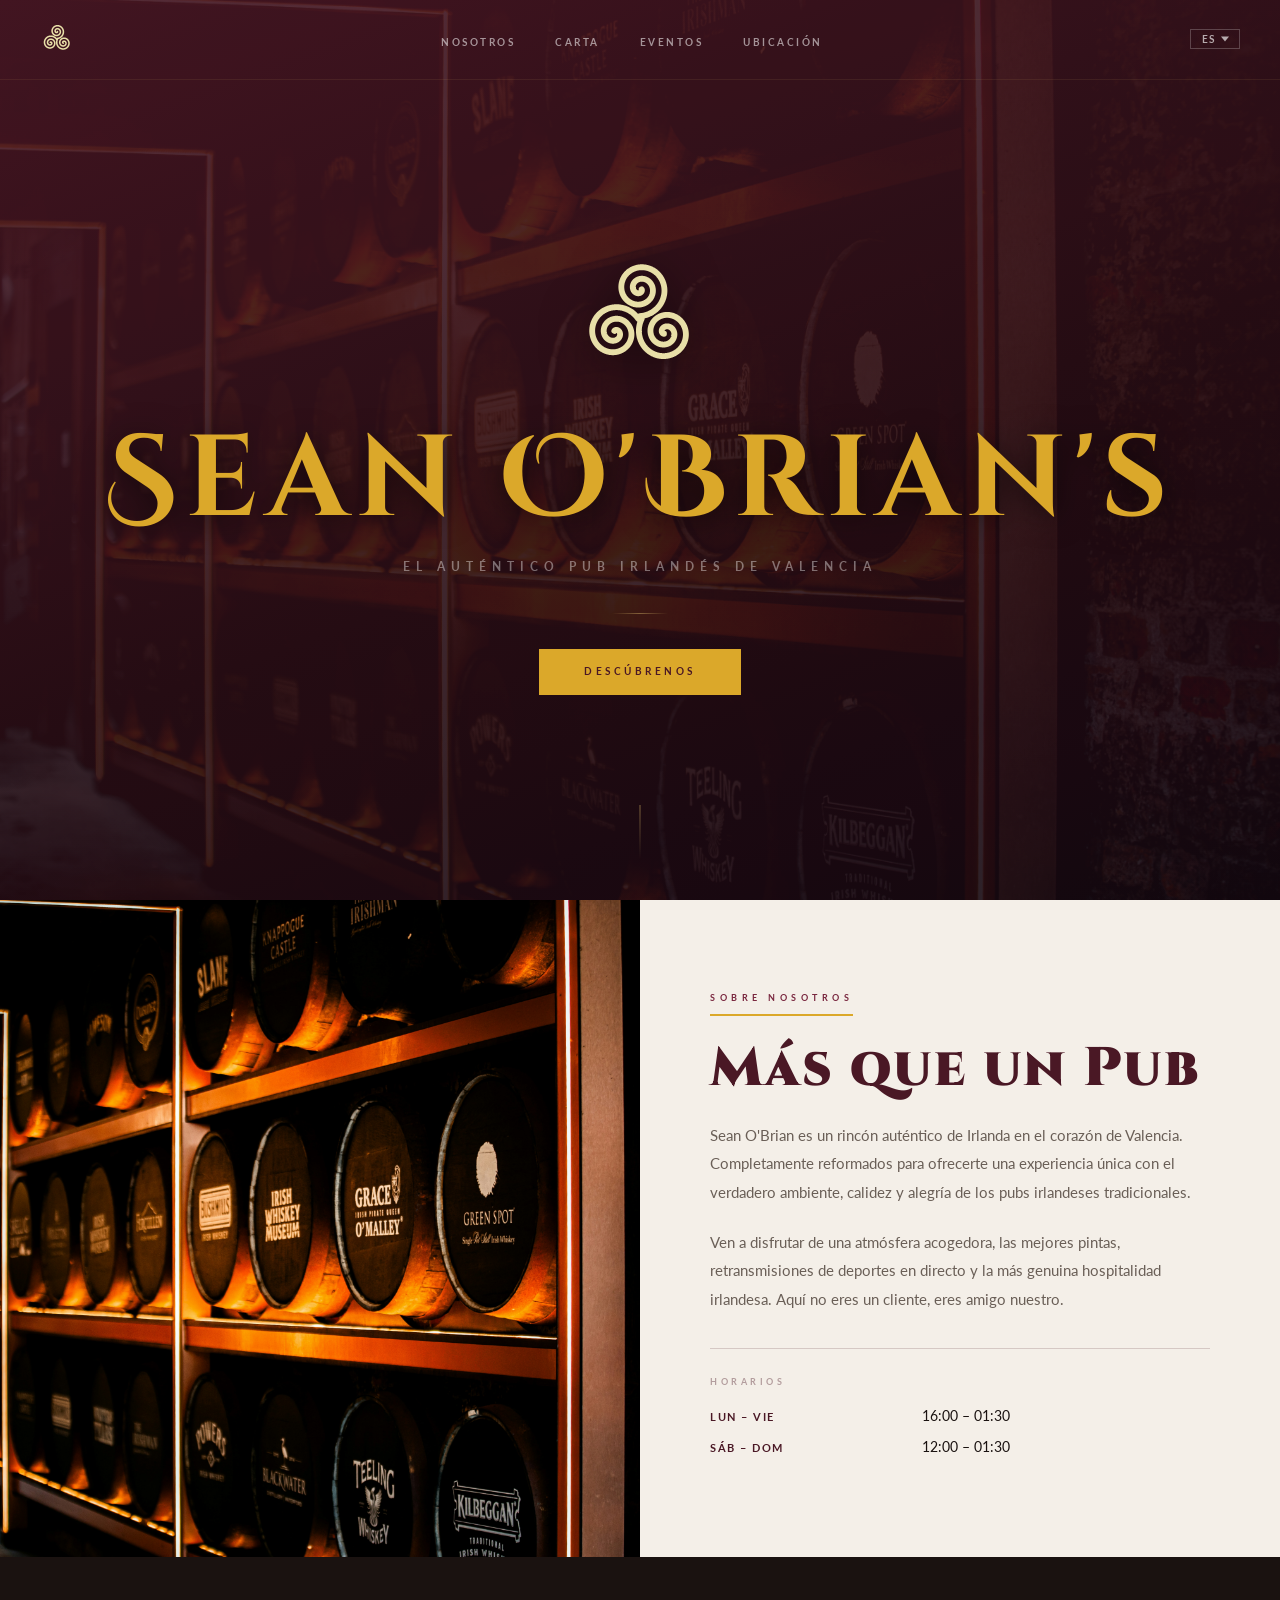
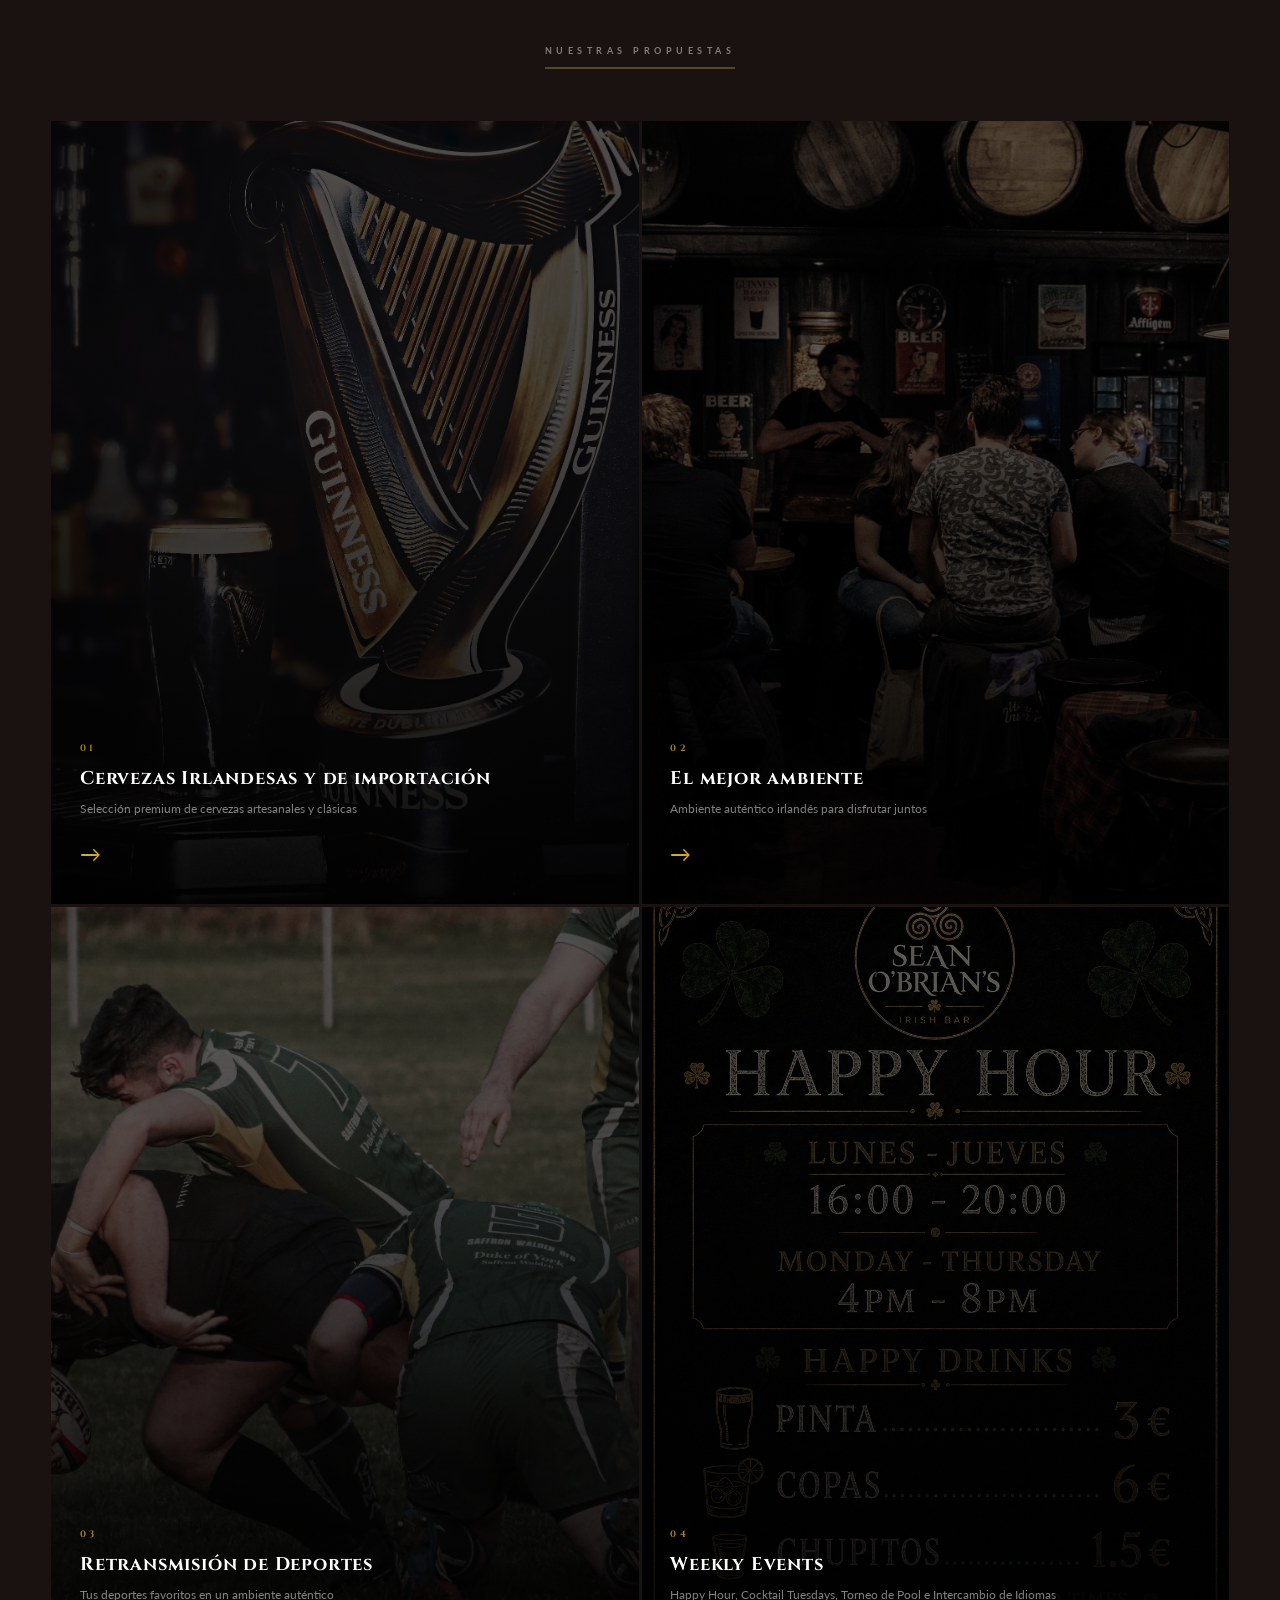
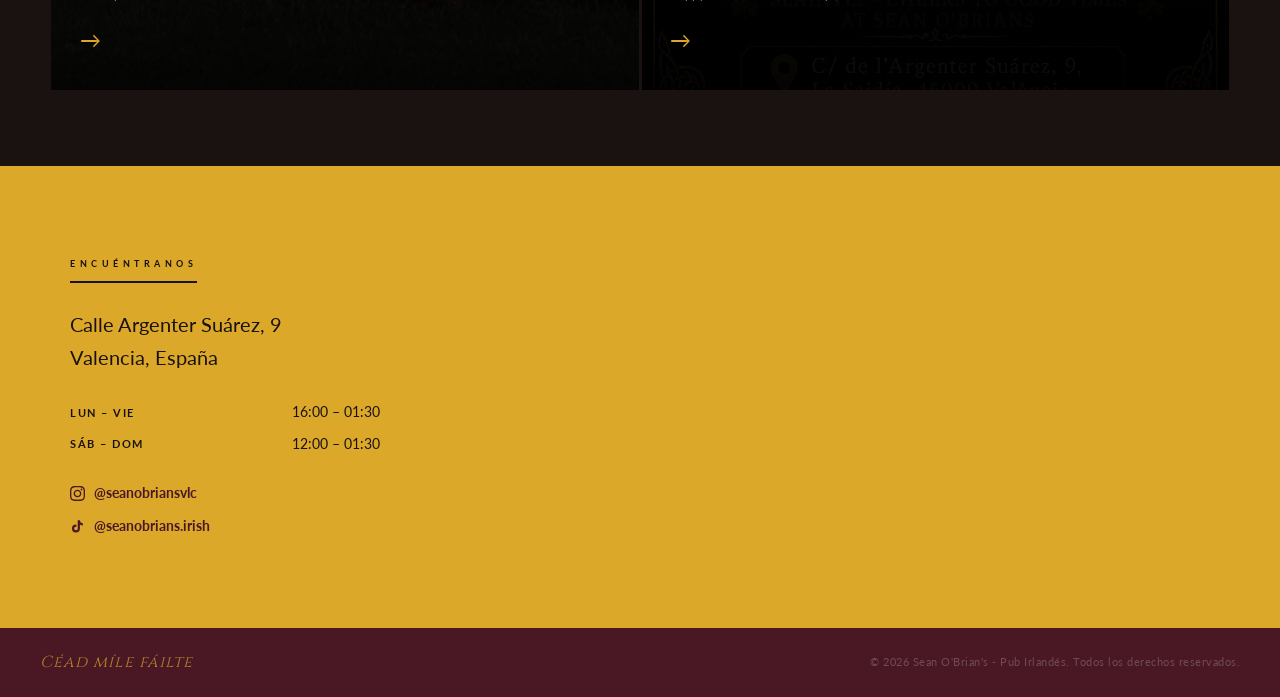
<file: index.html>
<!DOCTYPE html>
<html lang="es">
<head>
    <meta charset="UTF-8">
    <meta name="viewport" content="width=device-width, initial-scale=1.0">
    <title>Sean O'Brian's - Pub Irlandés en Valencia</title>
    <meta name="description" content="Pub irlandés en Valencia ▸ Sean O'Brian's Irish Pub. Cervezas de importación, deportes en directo y auténtico ambiente irlandés en el corazón de la ciudad.">
    <link rel="canonical" href="https://seanobrians.com/">
    <link rel="alternate" hreflang="es" href="https://seanobrians.com/">
    <link rel="alternate" hreflang="en" href="https://seanobrians.com/en/">
    <link rel="alternate" hreflang="x-default" href="https://seanobrians.com/">
    <meta property="og:title" content="Sean O'Brian's - El Pub Irlandés de Valencia">
    <meta property="og:description" content="El auténtico Irish Pub de Valencia. Cervezas irlandesas, deportes en directo y el mejor ambiente.">
    <meta property="og:type" content="website">
    <meta property="og:url" content="https://seanobrians.com">
    <meta property="og:image" content="https://seanobrians.com/guinness.jpg">
    <meta property="og:locale" content="es_ES">
    <meta property="og:site_name" content="Sean O'Brian's Irish Pub Valencia">
    <meta name="twitter:card" content="summary_large_image">
    <meta name="twitter:title" content="Sean O'Brian's - El Pub Irlandés de Valencia">
    <meta name="twitter:description" content="El auténtico Irish Pub de Valencia. Cervezas irlandesas, deportes en directo y el mejor ambiente.">
    <meta name="twitter:image" content="https://seanobrians.com/guinness.jpg">
    <link rel="preconnect" href="https://fonts.googleapis.com">
    <link rel="preconnect" href="https://fonts.gstatic.com" crossorigin>
    <link rel="stylesheet" href="https://fonts.googleapis.com/css2?family=Cinzel:wght@400;600;700;900&family=Cinzel+Decorative:wght@700&family=Lato:wght@300;400;600;700&display=swap" media="print" onload="this.media='all'">
    <noscript><link rel="stylesheet" href="https://fonts.googleapis.com/css2?family=Cinzel:wght@400;600;700;900&family=Cinzel+Decorative:wght@700&family=Lato:wght@300;400;600;700&display=swap"></noscript>
    <link rel="stylesheet" href="styles.css">
    <link rel="icon" href="logoTransparente.svg">
</head>
<body>


<!-- ════════════════════════════════════
     SECCIÓN 1 — HERO (fondo vino oscuro)
     ════════════════════════════════════ -->
<header class="home-hero">

    <!-- Barra de navegación -->
    <nav class="home-nav">
        <a href="/" class="home-nav-logo">
            <img src="logoTransparente.svg" alt="Sean O'Brian's">
        </a>
        <ul class="home-nav-links">
            <li><a href="#nosotros" data-i18n="nav.about">Nosotros</a></li>
            <li><a href="drinks.html" data-i18n="nav.drinks">Carta</a></li>
            <li><a href="events.html" data-i18n="nav.events">Eventos</a></li>
            <li><a href="#ubicacion" data-i18n="nav.location">Ubicación</a></li>
        </ul>
        <div class="lang-switcher">
            <button id="langToggle">
                <span id="langCurrent">ES</span>
                <svg viewBox="0 0 10 6"><path d="M0 0l5 6 5-6z"/></svg>
            </button>
            <ul class="lang-dropdown">
                <li><button data-lang="es">Español</button></li>
                <li><button data-lang="en">English</button></li>
            </ul>
        </div>
    </nav>

    <!-- Contenido central del hero -->
    <div class="home-hero-content">
        <img src="logoTransparente.svg" alt="Sean O'Brian's" class="hero-logo-big">
        <h1 class="hero-name">Sean O'Brian's</h1>
        <p class="hero-sub" data-i18n="hero.subtitle">El auténtico pub irlandés de Valencia</p>
        <div class="hero-divider"></div>
        <a href="#nosotros" class="hero-cta" data-i18n="hero.cta">Descúbrenos</a>
    </div>

    <!-- Indicador de scroll -->
    <a href="#nosotros" class="hero-scroll" aria-label="Scroll">
        <span class="hero-scroll-line"></span>
    </a>

</header>


<!-- ════════════════════════════════════
     SECCIÓN 2 — NOSOTROS (fondo crema)
     ════════════════════════════════════ -->
<section id="nosotros" class="about-band">

    <div class="about-image">
        <img src="hero-bg.jpg" alt="Interior Sean O'Brian's Irish Pub Valencia" fetchpriority="high">
    </div>

    <div class="about-text">
        <span class="band-eyebrow" data-i18n="about.label">Sobre Nosotros</span>
        <h2 class="band-title" data-i18n="about.subtitle">Más que un Pub</h2>
        <p data-i18n="about.p1">Sean O'Brian es un rincón auténtico de Irlanda en el corazón de Valencia. Completamente reformados para ofrecerte una experiencia única con el verdadero ambiente, calidez y alegría de los pubs irlandeses tradicionales.</p>
        <p data-i18n="about.p2">Ven a disfrutar de una atmósfera acogedora, las mejores pintas, retransmisiones de deportes en directo y la más genuina hospitalidad irlandesa. Aquí no eres un cliente, eres amigo nuestro.</p>

        <div class="about-hours">
            <span class="about-hours-label" data-i18n="footer.hours">Horarios</span>
            <div class="about-hour-row">
                <span data-i18n="footer.weekdays">Lun – Vie</span>
                <span>16:00 – 01:30</span>
            </div>
            <div class="about-hour-row">
                <span data-i18n="footer.weekend">Sáb – Dom</span>
                <span>12:00 – 01:30</span>
            </div>
        </div>
    </div>

</section>


<!-- ════════════════════════════════════
     SECCIÓN 3 — PROPUESTAS (fondo oscuro)
     ════════════════════════════════════ -->
<section class="offers-band">

    <div class="offers-header">
        <span class="band-eyebrow light" data-i18n="menu.label">Nuestras Propuestas</span>
    </div>

    <div class="offers-grid">

        <a href="drinks.html" class="offer-card">
            <div class="offer-img">
                <img src="guinness.jpg" alt="Cervezas y bebidas" loading="lazy">
            </div>
            <div class="offer-body">
                <span class="offer-num">01</span>
                <h3 data-i18n="feature1.title">Cervezas Irlandesas y de importación</h3>
                <p data-i18n="feature1.desc">Selección premium de cervezas artesanales y clásicas</p>
                <span class="offer-arrow">→</span>
            </div>
        </a>

        <a href="atmosphere.html" class="offer-card">
            <div class="offer-img">
                <img src="atmosphere.jpg" alt="Ambiente del pub" loading="lazy">
            </div>
            <div class="offer-body">
                <span class="offer-num">02</span>
                <h3 data-i18n="feature2.title">El mejor ambiente</h3>
                <p data-i18n="feature2.desc">Ambiente auténtico irlandés para disfrutar juntos</p>
                <span class="offer-arrow">→</span>
            </div>
        </a>

        <a href="sports.html" class="offer-card">
            <div class="offer-img">
                <img src="sports.jpg" alt="Deportes en directo" loading="lazy">
            </div>
            <div class="offer-body">
                <span class="offer-num">03</span>
                <h3 data-i18n="feature3.title">Retransmisión de Deportes</h3>
                <p data-i18n="feature3.desc">Tus deportes favoritos en un ambiente auténtico</p>
                <span class="offer-arrow">→</span>
            </div>
        </a>

        <a href="events.html" class="offer-card">
            <div class="offer-img">
                <img src="event-happyhour.jpg" alt="Eventos semanales" loading="lazy">
            </div>
            <div class="offer-body">
                <span class="offer-num">04</span>
                <h3 data-i18n="feature4.title">Weekly Events</h3>
                <p data-i18n="feature4.desc">Happy Hour, Cocktail Tuesdays, Pool Tournament & Language Exchange</p>
                <span class="offer-arrow">→</span>
            </div>
        </a>

    </div>

</section>


<!-- ════════════════════════════════════
     SECCIÓN 4 — ENCUÉNTRANOS (fondo dorado)
     ════════════════════════════════════ -->
<section id="ubicacion" class="find-band">

    <div class="find-content">

        <div class="find-info">
            <span class="band-eyebrow dark" data-i18n="location.title">Encuéntranos</span>
            <address class="find-address">
                Calle Argenter Suárez, 9<br>Valencia, España
            </address>

            <div class="find-hours">
                <div class="find-hour-row">
                    <span data-i18n="footer.weekdays">Lun – Vie</span>
                    <span>16:00 – 01:30</span>
                </div>
                <div class="find-hour-row">
                    <span data-i18n="footer.weekend">Sáb – Dom</span>
                    <span>12:00 – 01:30</span>
                </div>
            </div>

            <div class="find-social">
                <a href="https://www.instagram.com/seanobriansvlc" target="_blank" class="find-social-link">
                    <svg viewBox="0 0 24 24"><path d="M12 2.163c3.204 0 3.584.012 4.85.07 3.252.148 4.771 1.691 4.919 4.919.058 1.265.069 1.645.069 4.849 0 3.205-.012 3.584-.069 4.849-.149 3.225-1.664 4.771-4.919 4.919-1.266.058-1.644.07-4.85.07-3.204 0-3.584-.012-4.849-.07-3.26-.149-4.771-1.699-4.919-4.92-.058-1.265-.07-1.644-.07-4.849 0-3.204.013-3.583.07-4.849.149-3.227 1.664-4.771 4.919-4.919 1.266-.057 1.645-.069 4.849-.069zm0-2.163c-3.259 0-3.667.014-4.947.072-4.358.2-6.78 2.618-6.98 6.98-.059 1.281-.073 1.689-.073 4.948 0 3.259.014 3.668.072 4.948.2 4.358 2.618 6.78 6.98 6.98 1.281.058 1.689.072 4.948.072 3.259 0 3.668-.014 4.948-.072 4.354-.2 6.782-2.618 6.979-6.98.059-1.28.073-1.689.073-4.948 0-3.259-.014-3.667-.072-4.947-.196-4.354-2.617-6.78-6.979-6.98-1.281-.059-1.69-.073-4.949-.073zm0 5.838c-3.403 0-6.162 2.759-6.162 6.162s2.759 6.163 6.162 6.163 6.162-2.759 6.162-6.163c0-3.403-2.759-6.162-6.162-6.162zm0 10.162c-2.209 0-4-1.79-4-4 0-2.209 1.791-4 4-4s4 1.791 4 4c0 2.21-1.791 4-4 4zm6.406-11.845c-.796 0-1.441.645-1.441 1.44s.645 1.44 1.441 1.44c.795 0 1.439-.645 1.439-1.44s-.644-1.44-1.439-1.44z"/></svg>
                    @seanobriansvlc
                </a>
                <a href="https://www.tiktok.com/@seanobrians.irish" target="_blank" class="find-social-link">
                    <svg viewBox="0 0 24 24"><path d="M19.59 6.69a4.83 4.83 0 0 1-3.77-4.25V2h-3.45v13.67a2.89 2.89 0 0 1-2.88 2.5 2.89 2.89 0 0 1-2.89-2.89 2.89 2.89 0 0 1 2.89-2.89c.28 0 .54.04.79.1V9.01a6.33 6.33 0 0 0-.79-.05 6.34 6.34 0 0 0-6.34 6.34 6.34 6.34 0 0 0 6.34 6.34 6.34 6.34 0 0 0 6.33-6.34V8.69a8.18 8.18 0 0 0 4.78 1.52V6.77a4.85 4.85 0 0 1-1.01-.08z"/></svg>
                    @seanobrians.irish
                </a>
            </div>
        </div>

        <div class="find-map">
            <iframe src="https://maps.google.com/maps?q=Calle+Argenter+Su%C3%A1rez+9%2C+Valencia%2C+Espa%C3%B1a&t=&z=17&ie=UTF8&iwloc=&output=embed"
                    allowfullscreen="" loading="lazy" referrerpolicy="no-referrer-when-downgrade">
            </iframe>
        </div>

    </div>

</section>


<!-- ════════════════════════════════════
     PIE DE PÁGINA (fondo vino)
     ════════════════════════════════════ -->
<footer class="site-footer">
    <div class="footer-strip">
        <span class="footer-blessing" data-i18n="footer.blessing">Céad míle fáilte</span>
        <span class="footer-copy" data-i18n="footer.rights">&copy; 2026 Sean O'Brian's. Todos los derechos reservados.</span>
    </div>
</footer>


<script src="translations.js"></script>
<script type="application/ld+json">
{
  "@context": "https://schema.org",
  "@type": "BarOrPub",
  "name": "Sean O'Brian's",
  "alternateName": ["Sean O'Brians Irish Pub", "Pub Irlandés Valencia", "Irish Pub Valencia"],
  "description": "Auténtico pub irlandés en el corazón de Valencia. Cervezas irlandesas de importación, retransmisión de deportes en directo y el mejor ambiente Irish de la ciudad.",
  "url": "https://seanobrians.com",
  "servesCuisine": ["Irish","Pub"],
  "priceRange": "€",
  "address": {
    "@type": "PostalAddress",
    "streetAddress": "Calle Argenter Suárez, 9",
    "addressLocality": "Valencia",
    "addressRegion": "Comunidad Valenciana",
    "postalCode": "46003",
    "addressCountry": "ES"
  },
  "geo": { "@type": "GeoCoordinates", "latitude": 39.4699, "longitude": -0.3763 },
  "openingHoursSpecification": [
    { "@type": "OpeningHoursSpecification", "dayOfWeek": ["Monday","Tuesday","Wednesday","Thursday","Friday"], "opens": "16:00", "closes": "01:30" },
    { "@type": "OpeningHoursSpecification", "dayOfWeek": ["Saturday","Sunday"], "opens": "12:00", "closes": "01:30" }
  ],
  "sameAs": ["https://www.instagram.com/seanobriansvlc","https://www.tiktok.com/@seanobrians.irish"],
  "hasMap": "https://maps.google.com/maps?q=Calle+Argenter+Su%C3%A1rez+9%2C+Valencia%2C+Espa%C3%B1a"
}
</script>
</body>
</html>
</file>
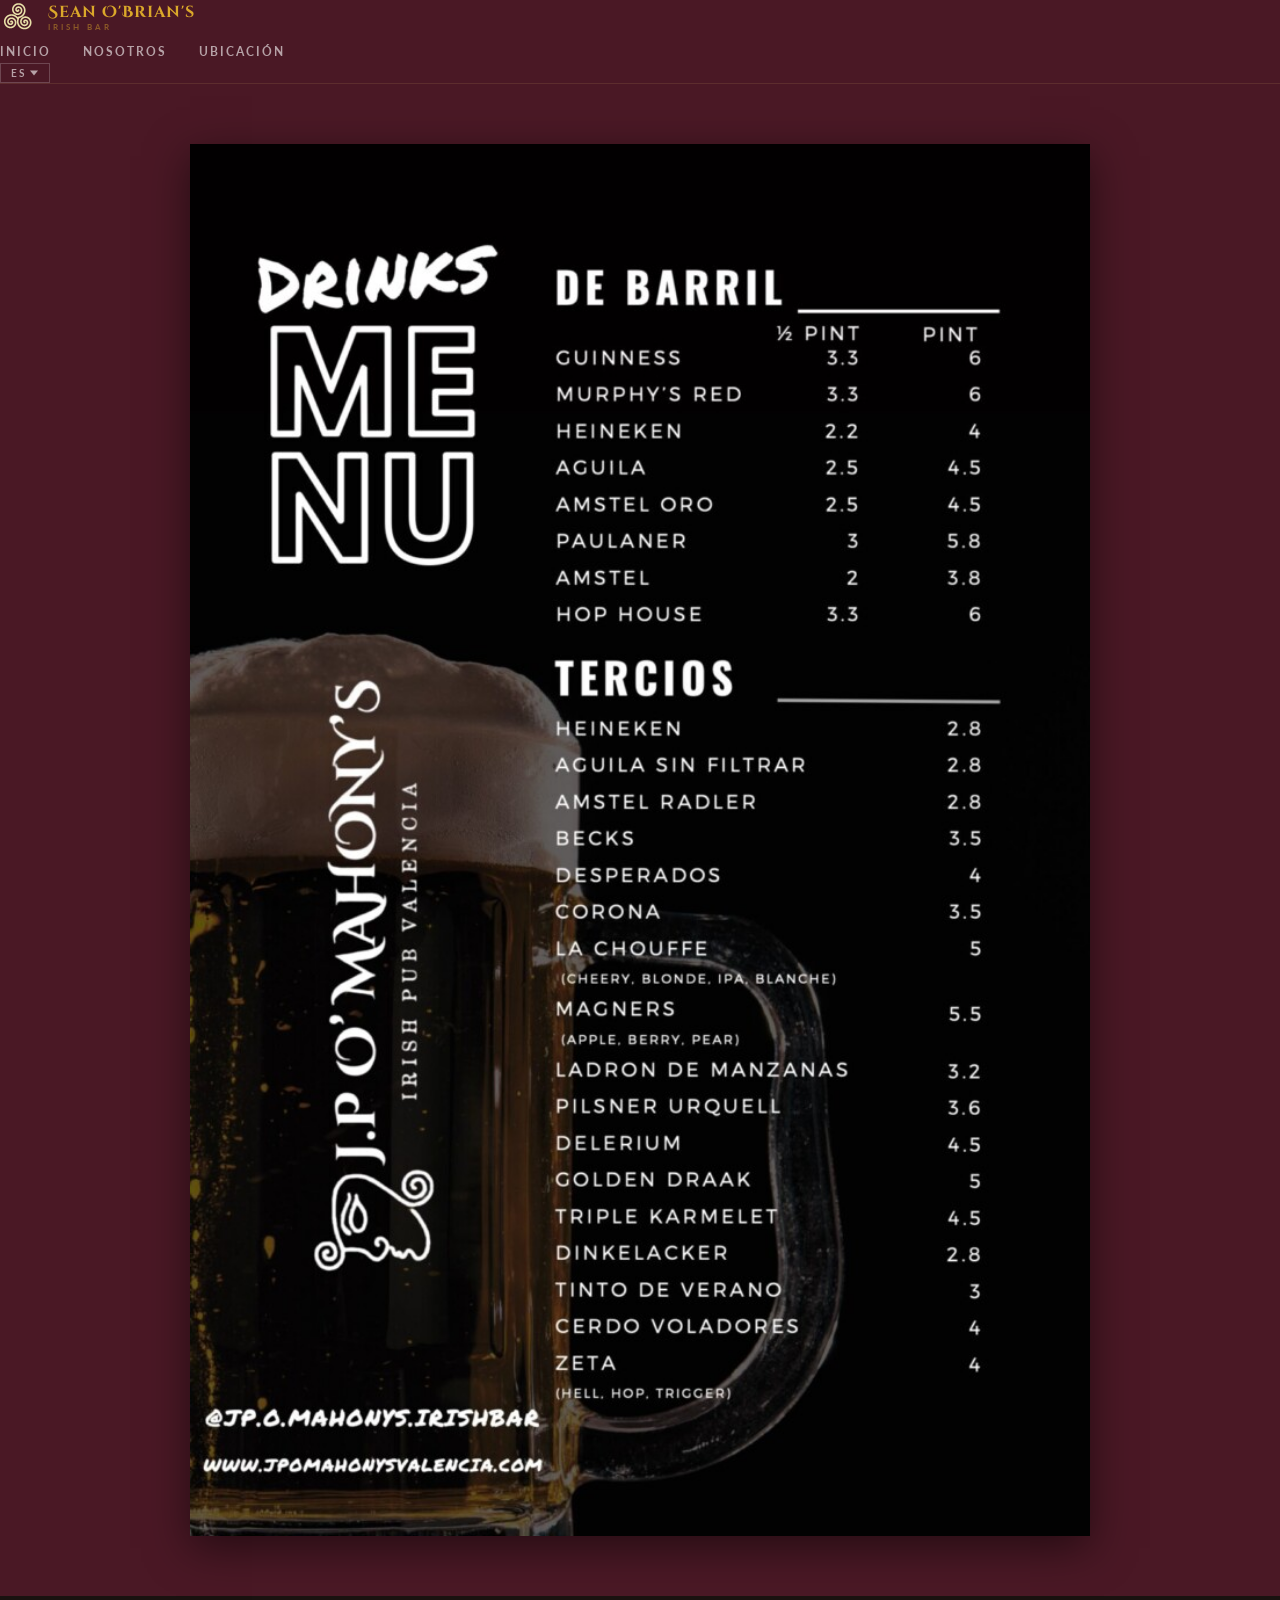
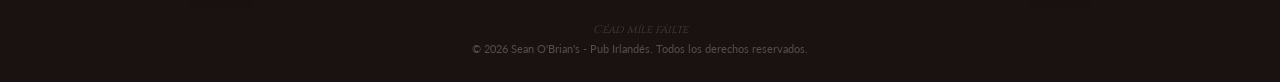
<file: coming-soon-beers.html>
<!DOCTYPE html>
<html lang="es">
<head>
    <meta charset="UTF-8">
    <meta name="viewport" content="width=device-width, initial-scale=1.0">
    <title>Cervezas Irlandesas Valencia - Sean O'Brian's Irish Pub</title>
    <meta name="description" content="Cervezas irlandesas en Valencia ▸ Guinness, Kilkenny y selección premium de cervezas artesanales e importación en Sean O'Brian's, el auténtico Irish Pub de Valencia.">
    <meta name="robots" content="noindex, follow">
    <link rel="canonical" href="https://seanobrians.com/coming-soon-beers.html">
    <link rel="alternate" hreflang="es" href="https://seanobrians.com/coming-soon-beers.html">
    <link rel="alternate" hreflang="en" href="https://seanobrians.com/en/coming-soon-beers.html">
    <link rel="alternate" hreflang="x-default" href="https://seanobrians.com/coming-soon-beers.html">
    <!-- Open Graph -->
    <meta property="og:title" content="Cervezas Irlandesas en Valencia - Sean O'Brian's Irish Pub">
    <meta property="og:description" content="Guinness, Kilkenny y la mejor selección de cervezas irlandesas y de importación en Valencia. El auténtico Irish Pub en el corazón de la ciudad.">
    <meta property="og:type" content="website">
    <meta property="og:url" content="https://seanobrians.com/coming-soon-beers.html">
    <meta property="og:image" content="https://seanobrians.com/guinness.jpg">
    <meta property="og:locale" content="es_ES">
    <meta property="og:site_name" content="Sean O'Brian's Irish Pub Valencia">
    <!-- Twitter Card -->
    <meta name="twitter:card" content="summary_large_image">
    <meta name="twitter:title" content="Cervezas Irlandesas en Valencia - Sean O'Brian's Irish Pub">
    <meta name="twitter:description" content="Guinness, Kilkenny y la mejor selección de cervezas irlandesas en Valencia.">
    <meta name="twitter:image" content="https://seanobrians.com/guinness.jpg">
        <link rel="preconnect" href="https://fonts.googleapis.com">
    <link rel="preconnect" href="https://fonts.gstatic.com" crossorigin>
    <link rel="stylesheet" href="https://fonts.googleapis.com/css2?family=Cinzel:wght@600;700;900&family=Cinzel+Decorative:wght@700&family=Lato:wght@400;600;700&display=swap" media="print" onload="this.media='all'">
    <noscript><link rel="stylesheet" href="https://fonts.googleapis.com/css2?family=Cinzel:wght@600;700;900&family=Cinzel+Decorative:wght@700&family=Lato:wght@400;600;700&display=swap"></noscript>
    <link rel="stylesheet" href="styles.css">
    <link rel="icon" href="logoTransparente.svg">
</head>
<body>
    <!-- Navegación -->
    <nav class="navbar">
        <div class="container">
            <div class="logo">
                <a href="index.html">
                    <img src="logoTransparente.svg" alt="Sean O'Brian's logo" class="logo-shamrock">
                    <div class="logo-text">
                        <span class="logo-name">Sean O'Brian's</span>
                        <span class="logo-sub">Irish Bar</span>
                    </div>
                </a>
            </div>
            <ul class="nav-links">
                <li><a href="index.html#inicio" data-i18n="nav.home">Inicio</a></li>
                <li><a href="index.html#sobre-nosotros" data-i18n="nav.about">Nosotros</a></li>
                <li><a href="index.html#ubicacion" data-i18n="nav.location">Ubicación</a></li>
            </ul>
            <div class="lang-switcher">
                <button id="langToggle">
                    <span id="langCurrent">ES</span>
                    <svg viewBox="0 0 10 6" xmlns="http://www.w3.org/2000/svg"><path d="M0 0l5 6 5-6z"/></svg>
                </button>
                <ul class="lang-dropdown">
                    <li><button data-lang="es">Español</button></li>
                    <li><button data-lang="en">English</button></li>
                </ul>
            </div>

        </div>
    </nav>

    <!-- Beers Section -->
    <section class="beers-page">
        <div class="beers-hero">
            <img src="drinks.jpeg" alt="Cervezas en Sean O'Brian's" class="beers-hero-img" width="776" height="1200">
            <div class="beers-hero-overlay"></div>
        </div>
    </section>

    <!-- Footer -->
    <footer class="footer">
        <div class="container">
            <div class="footer-bottom">
                <p class="irish-blessing" data-i18n="footer.blessing">Céad míle fáilte</p>
                <p data-i18n="footer.rights">&copy; 2026 Sean O'Brian's - Pub Irlandés. Todos los derechos reservados.</p>
            </div>
        </div>
    </footer>
    <script src="translations.js"></script>
</body>
</html>
</file>
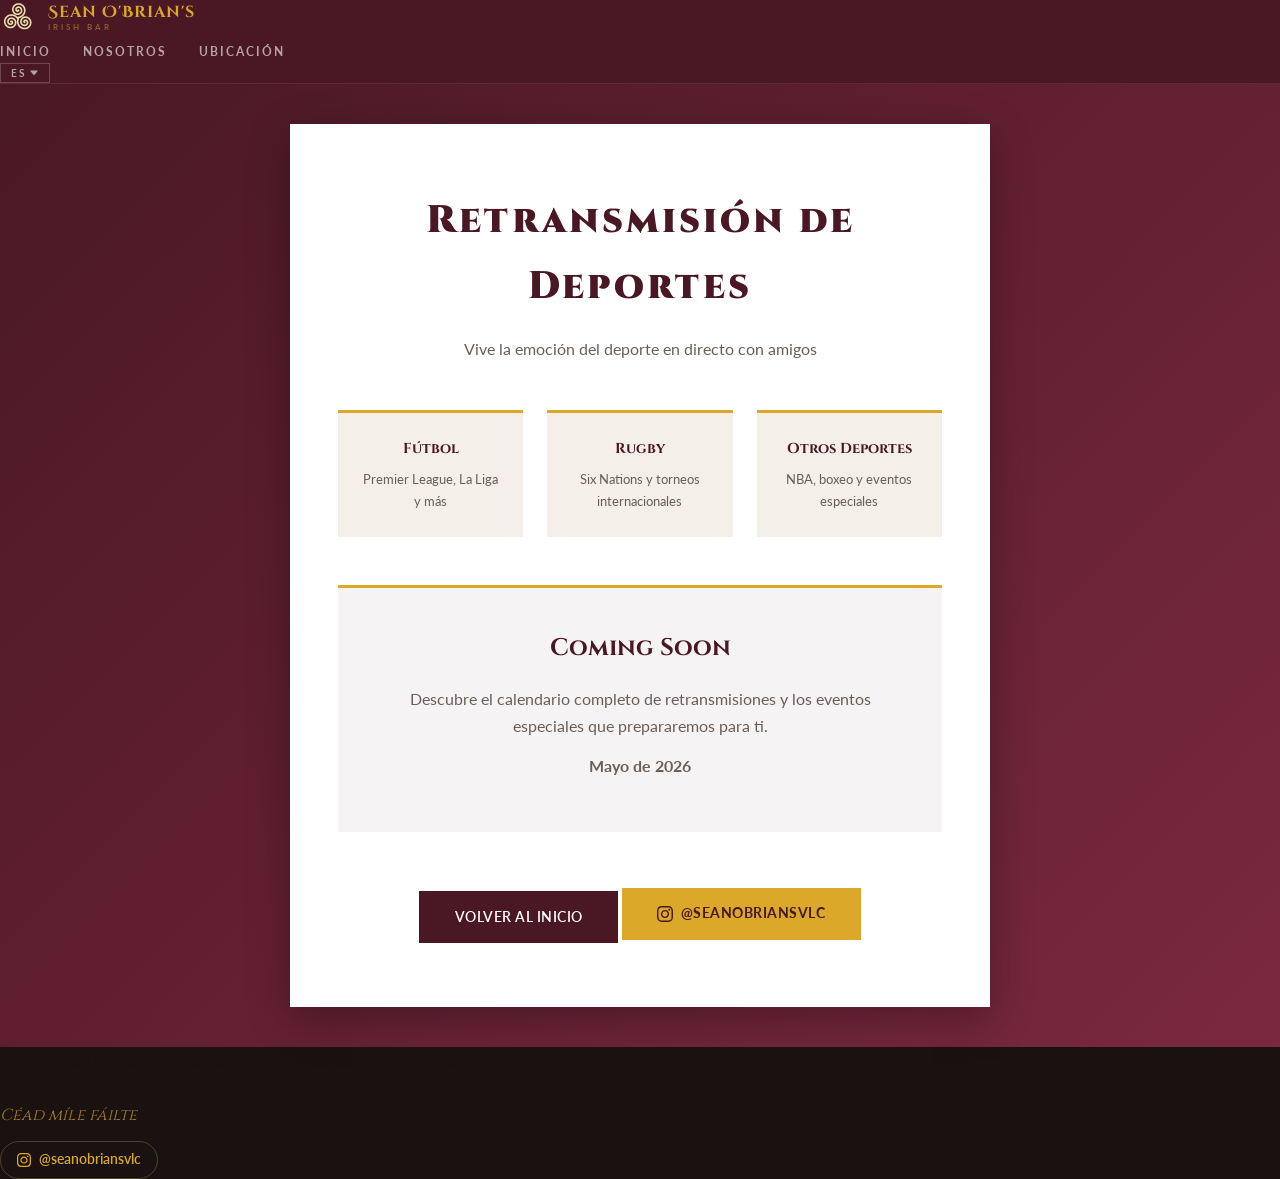
<file: coming-soon-sports.html>
<!DOCTYPE html>
<html lang="es">
<head>
    <meta charset="UTF-8">
    <meta name="viewport" content="width=device-width, initial-scale=1.0">
    <title>Ver Deportes en Directo Valencia - Sean O'Brian's Irish Pub</title>
    <meta name="description" content="Ver deportes en directo en Valencia ▸ Sean O'Brian's Irish Pub. Fútbol, rugby, NBA y más. Premier League, Six Nations y eventos especiales en el pub irlandés de Valencia.">
    <meta name="robots" content="noindex, follow">
    <link rel="canonical" href="https://seanobrians.com/coming-soon-sports.html">
    <link rel="alternate" hreflang="es" href="https://seanobrians.com/coming-soon-sports.html">
    <link rel="alternate" hreflang="en" href="https://seanobrians.com/en/coming-soon-sports.html">
    <link rel="alternate" hreflang="x-default" href="https://seanobrians.com/coming-soon-sports.html">
    <!-- Open Graph -->
    <meta property="og:title" content="Deportes en Directo Valencia - Sean O'Brian's Irish Pub">
    <meta property="og:description" content="Fútbol, rugby, NBA y más deportes en directo en el pub irlandés de Valencia. Premier League, Six Nations y eventos especiales. El mejor ambiente garantizado.">
    <meta property="og:type" content="website">
    <meta property="og:url" content="https://seanobrians.com/coming-soon-sports.html">
    <meta property="og:image" content="https://seanobrians.com/sports.jpg">
    <meta property="og:locale" content="es_ES">
    <meta property="og:site_name" content="Sean O'Brian's Irish Pub Valencia">
    <!-- Twitter Card -->
    <meta name="twitter:card" content="summary_large_image">
    <meta name="twitter:title" content="Deportes en Directo Valencia - Sean O'Brian's Irish Pub">
    <meta name="twitter:description" content="Fútbol, rugby, NBA y más deportes en directo en el pub irlandés de Valencia.">
    <meta name="twitter:image" content="https://seanobrians.com/sports.jpg">
        <link rel="preconnect" href="https://fonts.googleapis.com">
    <link rel="preconnect" href="https://fonts.gstatic.com" crossorigin>
    <link rel="stylesheet" href="https://fonts.googleapis.com/css2?family=Cinzel:wght@600;700;900&family=Cinzel+Decorative:wght@700&family=Lato:wght@400;600;700&display=swap" media="print" onload="this.media='all'">
    <noscript><link rel="stylesheet" href="https://fonts.googleapis.com/css2?family=Cinzel:wght@600;700;900&family=Cinzel+Decorative:wght@700&family=Lato:wght@400;600;700&display=swap"></noscript>
    <link rel="stylesheet" href="styles.css">
    <link rel="icon" href="logoTransparente.svg">
</head>
<body>
    <!-- Navegación -->
    <nav class="navbar">
        <div class="container">
            <div class="logo">
                <a href="index.html">
                    <img src="logoTransparente.svg" alt="Sean O'Brian's logo" class="logo-shamrock">
                    <div class="logo-text">
                        <span class="logo-name">Sean O'Brian's</span>
                        <span class="logo-sub">Irish Bar</span>
                    </div>
                </a>
            </div>
            <ul class="nav-links">
                <li><a href="index.html#inicio" data-i18n="nav.home">Inicio</a></li>
                <li><a href="index.html#sobre-nosotros" data-i18n="nav.about">Nosotros</a></li>
                <li><a href="index.html#ubicacion" data-i18n="nav.location">Ubicación</a></li>
            </ul>
            <div class="lang-switcher">
                <button id="langToggle">
                    <span id="langCurrent">ES</span>
                    <svg viewBox="0 0 10 6" xmlns="http://www.w3.org/2000/svg"><path d="M0 0l5 6 5-6z"/></svg>
                </button>
                <ul class="lang-dropdown">
                    <li><button data-lang="es">Español</button></li>
                    <li><button data-lang="en">English</button></li>
                </ul>
            </div>
        </div>
    </nav>

    <!-- Coming Soon Section -->
    <section class="coming-soon">
        <div class="coming-soon-content">
            <h1 data-i18n="sports.title">Retransmisión de Deportes</h1>
            <p data-i18n="sports.subtitle">Vive la emoción del deporte en directo con amigos</p>

            <div class="coming-soon-features">
                <div class="feature-item">
                    <h3 data-i18n="sports.f1.title">Fútbol</h3>
                    <p data-i18n="sports.f1.desc">Premier League, La Liga y más</p>
                </div>
                <div class="feature-item">
                    <h3 data-i18n="sports.f2.title">Rugby</h3>
                    <p data-i18n="sports.f2.desc">Six Nations y torneos internacionales</p>
                </div>
                <div class="feature-item">
                    <h3 data-i18n="sports.f3.title">Otros Deportes</h3>
                    <p data-i18n="sports.f3.desc">NBA, boxeo y eventos especiales</p>
                </div>
            </div>

            <div class="coming-soon-message">
                <h2 data-i18n="coming.title">Coming Soon</h2>
                <p data-i18n="sports.coming.p">Descubre el calendario completo de retransmisiones y los eventos especiales que prepararemos para ti.</p>
                <p class="opening-text" data-i18n="coming.date">Mayo de 2026</p>
            </div>

            <a href="index.html" class="back-button" data-i18n="back.btn">Volver al Inicio</a>
            <a href="https://www.instagram.com/seanobriansvlc" target="_blank" class="instagram-btn">
                <svg viewBox="0 0 24 24" xmlns="http://www.w3.org/2000/svg"><path d="M12 2.163c3.204 0 3.584.012 4.85.07 3.252.148 4.771 1.691 4.919 4.919.058 1.265.069 1.645.069 4.849 0 3.205-.012 3.584-.069 4.849-.149 3.225-1.664 4.771-4.919 4.919-1.266.058-1.644.07-4.85.07-3.204 0-3.584-.012-4.849-.07-3.26-.149-4.771-1.699-4.919-4.92-.058-1.265-.07-1.644-.07-4.849 0-3.204.013-3.583.07-4.849.149-3.227 1.664-4.771 4.919-4.919 1.266-.057 1.645-.069 4.849-.069zm0-2.163c-3.259 0-3.667.014-4.947.072-4.358.2-6.78 2.618-6.98 6.98-.059 1.281-.073 1.689-.073 4.948 0 3.259.014 3.668.072 4.948.2 4.358 2.618 6.78 6.98 6.98 1.281.058 1.689.072 4.948.072 3.259 0 3.668-.014 4.948-.072 4.354-.2 6.782-2.618 6.979-6.98.059-1.28.073-1.689.073-4.948 0-3.259-.014-3.667-.072-4.947-.196-4.354-2.617-6.78-6.979-6.98-1.281-.059-1.69-.073-4.949-.073zm0 5.838c-3.403 0-6.162 2.759-6.162 6.162s2.759 6.163 6.162 6.163 6.162-2.759 6.162-6.163c0-3.403-2.759-6.162-6.162-6.162zm0 10.162c-2.209 0-4-1.79-4-4 0-2.209 1.791-4 4-4s4 1.791 4 4c0 2.21-1.791 4-4 4zm6.406-11.845c-.796 0-1.441.645-1.441 1.44s.645 1.44 1.441 1.44c.795 0 1.439-.645 1.439-1.44s-.644-1.44-1.439-1.44z"/></svg>
                @seanobriansvlc
            </a>
        </div>
    </section>

    <!-- Footer -->
    <footer class="footer">
        <div class="container">
            <p data-i18n="footer.rights">&copy; 2026 Sean O'Brian's - Pub Irlandés. Todos los derechos reservados.</p>
            <p data-i18n="footer.address">Calle Argenter Suárez, 9 · Valencia | Abrimos en Mayo de 2026</p>
            <p class="irish-blessing" data-i18n="footer.blessing">Céad míle fáilte</p>
            <a href="https://www.instagram.com/seanobriansvlc" target="_blank" class="footer-instagram">
                <svg viewBox="0 0 24 24" xmlns="http://www.w3.org/2000/svg"><path d="M12 2.163c3.204 0 3.584.012 4.85.07 3.252.148 4.771 1.691 4.919 4.919.058 1.265.069 1.645.069 4.849 0 3.205-.012 3.584-.069 4.849-.149 3.225-1.664 4.771-4.919 4.919-1.266.058-1.644.07-4.85.07-3.204 0-3.584-.012-4.849-.07-3.26-.149-4.771-1.699-4.919-4.92-.058-1.265-.07-1.644-.07-4.849 0-3.204.013-3.583.07-4.849.149-3.227 1.664-4.771 4.919-4.919 1.266-.057 1.645-.069 4.849-.069zm0-2.163c-3.259 0-3.667.014-4.947.072-4.358.2-6.78 2.618-6.98 6.98-.059 1.281-.073 1.689-.073 4.948 0 3.259.014 3.668.072 4.948.2 4.358 2.618 6.78 6.98 6.98 1.281.058 1.689.072 4.948.072 3.259 0 3.668-.014 4.948-.072 4.354-.2 6.782-2.618 6.979-6.98.059-1.28.073-1.689.073-4.948 0-3.259-.014-3.667-.072-4.947-.196-4.354-2.617-6.78-6.979-6.98-1.281-.059-1.69-.073-4.949-.073zm0 5.838c-3.403 0-6.162 2.759-6.162 6.162s2.759 6.163 6.162 6.163 6.162-2.759 6.162-6.163c0-3.403-2.759-6.162-6.162-6.162zm0 10.162c-2.209 0-4-1.79-4-4 0-2.209 1.791-4 4-4s4 1.791 4 4c0 2.21-1.791 4-4 4zm6.406-11.845c-.796 0-1.441.645-1.441 1.44s.645 1.44 1.441 1.44c.795 0 1.439-.645 1.439-1.44s-.644-1.44-1.439-1.44z"/></svg>
                @seanobriansvlc
            </a>
        </div>
    </footer>
    <script src="translations.js"></script>
</body>
</html>
</file>
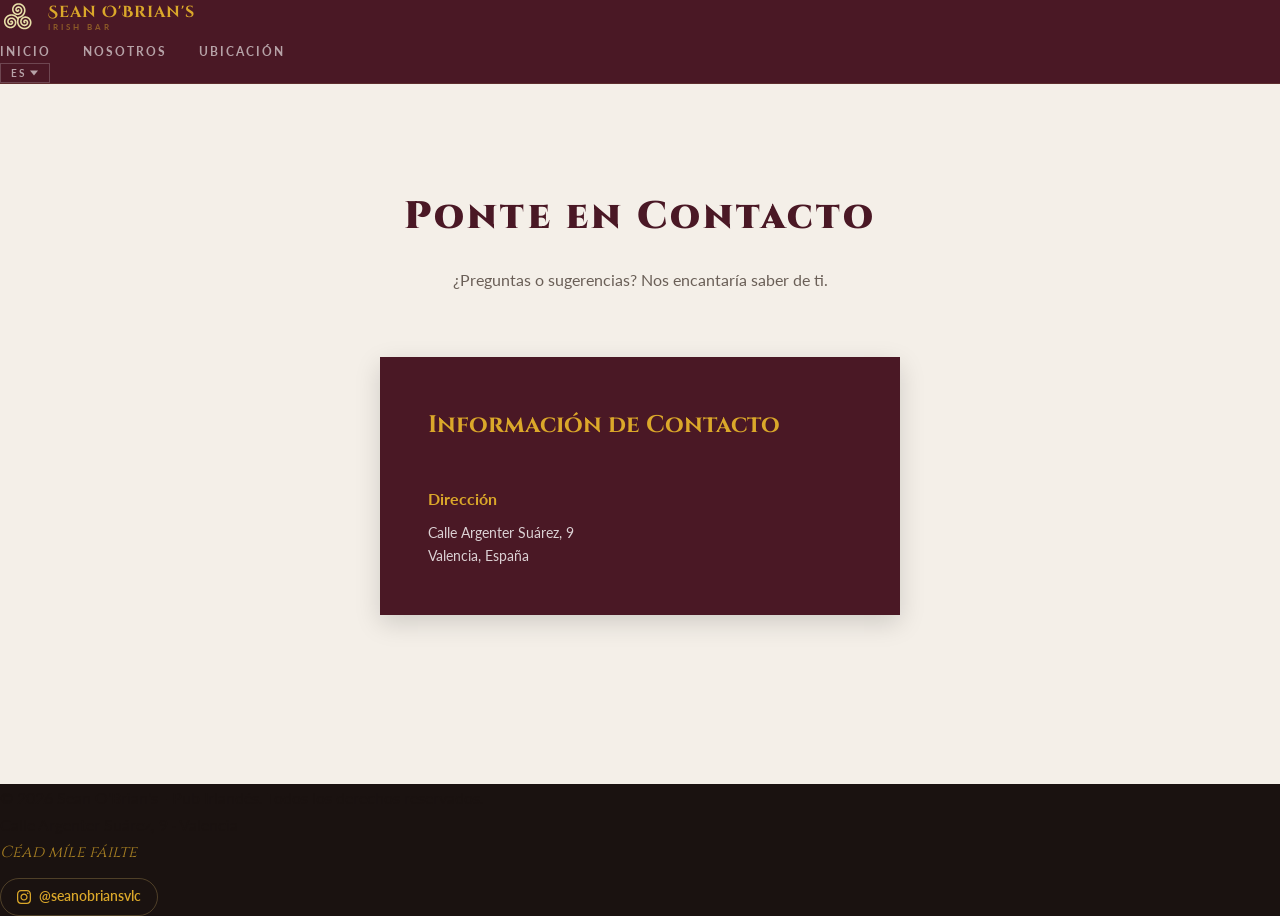
<file: contact.html>
<!DOCTYPE html>
<html lang="es">
<head>
    <meta charset="UTF-8">
    <meta name="viewport" content="width=device-width, initial-scale=1.0">
    <title>Contacto - Sean O'Brian's Irish Pub Valencia</title>
    <meta name="description" content="Contacta con Sean O'Brian's, el pub irlandés de Valencia. Encuéntranos en Calle Argenter Suárez, 9. Escríbenos y te responderemos lo antes posible.">
    <link rel="canonical" href="https://seanobrians.com/contact.html">
    <link rel="alternate" hreflang="es" href="https://seanobrians.com/contact.html">
    <link rel="alternate" hreflang="en" href="https://seanobrians.com/en/contact.html">
    <link rel="alternate" hreflang="x-default" href="https://seanobrians.com/contact.html">
    <!-- Open Graph -->
    <meta property="og:title" content="Contacto - Sean O'Brian's Irish Pub Valencia">
    <meta property="og:description" content="Contacta con el pub irlandés de Valencia. Calle Argenter Suárez, 9. Escríbenos y te responderemos lo antes posible.">
    <meta property="og:type" content="website">
    <meta property="og:url" content="https://seanobrians.com/contact.html">
    <meta property="og:image" content="https://seanobrians.com/guinness.jpg">
    <meta property="og:locale" content="es_ES">
    <meta property="og:site_name" content="Sean O'Brian's Irish Pub Valencia">
    <!-- Twitter Card -->
    <meta name="twitter:card" content="summary_large_image">
    <meta name="twitter:title" content="Contacto - Sean O'Brian's Irish Pub Valencia">
    <meta name="twitter:description" content="Contacta con el pub irlandés de Valencia. Calle Argenter Suárez, 9.">
    <meta name="twitter:image" content="https://seanobrians.com/guinness.jpg">
        <link rel="preconnect" href="https://fonts.googleapis.com">
    <link rel="preconnect" href="https://fonts.gstatic.com" crossorigin>
    <link rel="stylesheet" href="https://fonts.googleapis.com/css2?family=Cinzel:wght@600;700;900&family=Cinzel+Decorative:wght@700&family=Lato:wght@400;600;700&display=swap" media="print" onload="this.media='all'">
    <noscript><link rel="stylesheet" href="https://fonts.googleapis.com/css2?family=Cinzel:wght@600;700;900&family=Cinzel+Decorative:wght@700&family=Lato:wght@400;600;700&display=swap"></noscript>
    <link rel="stylesheet" href="styles.css">
    <link rel="icon" href="logoTransparente.svg">
</head>
<body>
    <!-- Navegación -->
    <nav class="navbar">
        <div class="container">
            <div class="logo">
                <a href="index.html">
                    <img src="logoTransparente.svg" alt="Sean O'Brian's logo" class="logo-shamrock">
                    <div class="logo-text">
                        <span class="logo-name">Sean O'Brian's</span>
                        <span class="logo-sub">Irish Bar</span>
                    </div>
                </a>
            </div>
            <ul class="nav-links">
                <li><a href="index.html#inicio" data-i18n="nav.home">Inicio</a></li>
                <li><a href="index.html#sobre-nosotros" data-i18n="nav.about">Nosotros</a></li>
                <li><a href="index.html#ubicacion" data-i18n="nav.location">Ubicación</a></li>
            </ul>
            <div class="lang-switcher">
                <button id="langToggle">
                    <span id="langCurrent">ES</span>
                    <svg viewBox="0 0 10 6" xmlns="http://www.w3.org/2000/svg"><path d="M0 0l5 6 5-6z"/></svg>
                </button>
                <ul class="lang-dropdown">
                    <li><button data-lang="es">Español</button></li>
                    <li><button data-lang="en">English</button></li>
                </ul>
            </div>
        </div>
    </nav>

    <!-- Contact Section -->
    <section class="contact-page">
        <div class="container">
            <div class="contact-header">
                <h1 data-i18n="contact.title">Ponte en Contacto</h1>
                <p data-i18n="contact.subtitle">¿Preguntas o sugerencias? Nos encantaría saber de ti.</p>
            </div>
            <div class="contact-page-content contact-page-single">
                <div class="contact-info">
                    <h2 data-i18n="contact.info.title">Información de Contacto</h2>
                    <ul class="contact-list">
                        <li>
                            <div>
                                <h3 data-i18n="contact.address.label">Dirección</h3>
                                <p>Calle Argenter Suárez, 9<br>Valencia, España</p>
                            </div>
                        </li>
                    </ul>
                </div>
            </div>
        </div>
    </section>

    <!-- Footer -->
    <footer class="footer">
        <div class="container">
            <p data-i18n="footer.rights">&copy; 2026 Sean O'Brian's - Pub Irlandés. Todos los derechos reservados.</p>
            <p data-i18n="footer.address">Calle Argenter Suárez, 9 · Valencia</p>
            <p class="irish-blessing" data-i18n="footer.blessing">Céad míle fáilte</p>
            <a href="https://www.instagram.com/seanobriansvlc" target="_blank" class="footer-instagram">
                <svg viewBox="0 0 24 24" xmlns="http://www.w3.org/2000/svg"><path d="M12 2.163c3.204 0 3.584.012 4.85.07 3.252.148 4.771 1.691 4.919 4.919.058 1.265.069 1.645.069 4.849 0 3.205-.012 3.584-.069 4.849-.149 3.225-1.664 4.771-4.919 4.919-1.266.058-1.644.07-4.85.07-3.204 0-3.584-.012-4.849-.07-3.26-.149-4.771-1.699-4.919-4.92-.058-1.265-.07-1.644-.07-4.849 0-3.204.013-3.583.07-4.849.149-3.227 1.664-4.771 4.919-4.919 1.266-.057 1.645-.069 4.849-.069zm0-2.163c-3.259 0-3.667.014-4.947.072-4.358.2-6.78 2.618-6.98 6.98-.059 1.281-.073 1.689-.073 4.948 0 3.259.014 3.668.072 4.948.2 4.358 2.618 6.78 6.98 6.98 1.281.058 1.689.072 4.948.072 3.259 0 3.668-.014 4.948-.072 4.354-.2 6.782-2.618 6.979-6.98.059-1.28.073-1.689.073-4.948 0-3.259-.014-3.667-.072-4.947-.196-4.354-2.617-6.78-6.979-6.98-1.281-.059-1.69-.073-4.949-.073zm0 5.838c-3.403 0-6.162 2.759-6.162 6.162s2.759 6.163 6.162 6.163 6.162-2.759 6.162-6.163c0-3.403-2.759-6.162-6.162-6.162zm0 10.162c-2.209 0-4-1.79-4-4 0-2.209 1.791-4 4-4s4 1.791 4 4c0 2.21-1.791 4-4 4zm6.406-11.845c-.796 0-1.441.645-1.441 1.44s.645 1.44 1.441 1.44c.795 0 1.439-.645 1.439-1.44s-.644-1.44-1.439-1.44z"/></svg>
                @seanobriansvlc
            </a>
        </div>
    </footer>
    <script src="translations.js"></script>
</body>
</html>
</file>
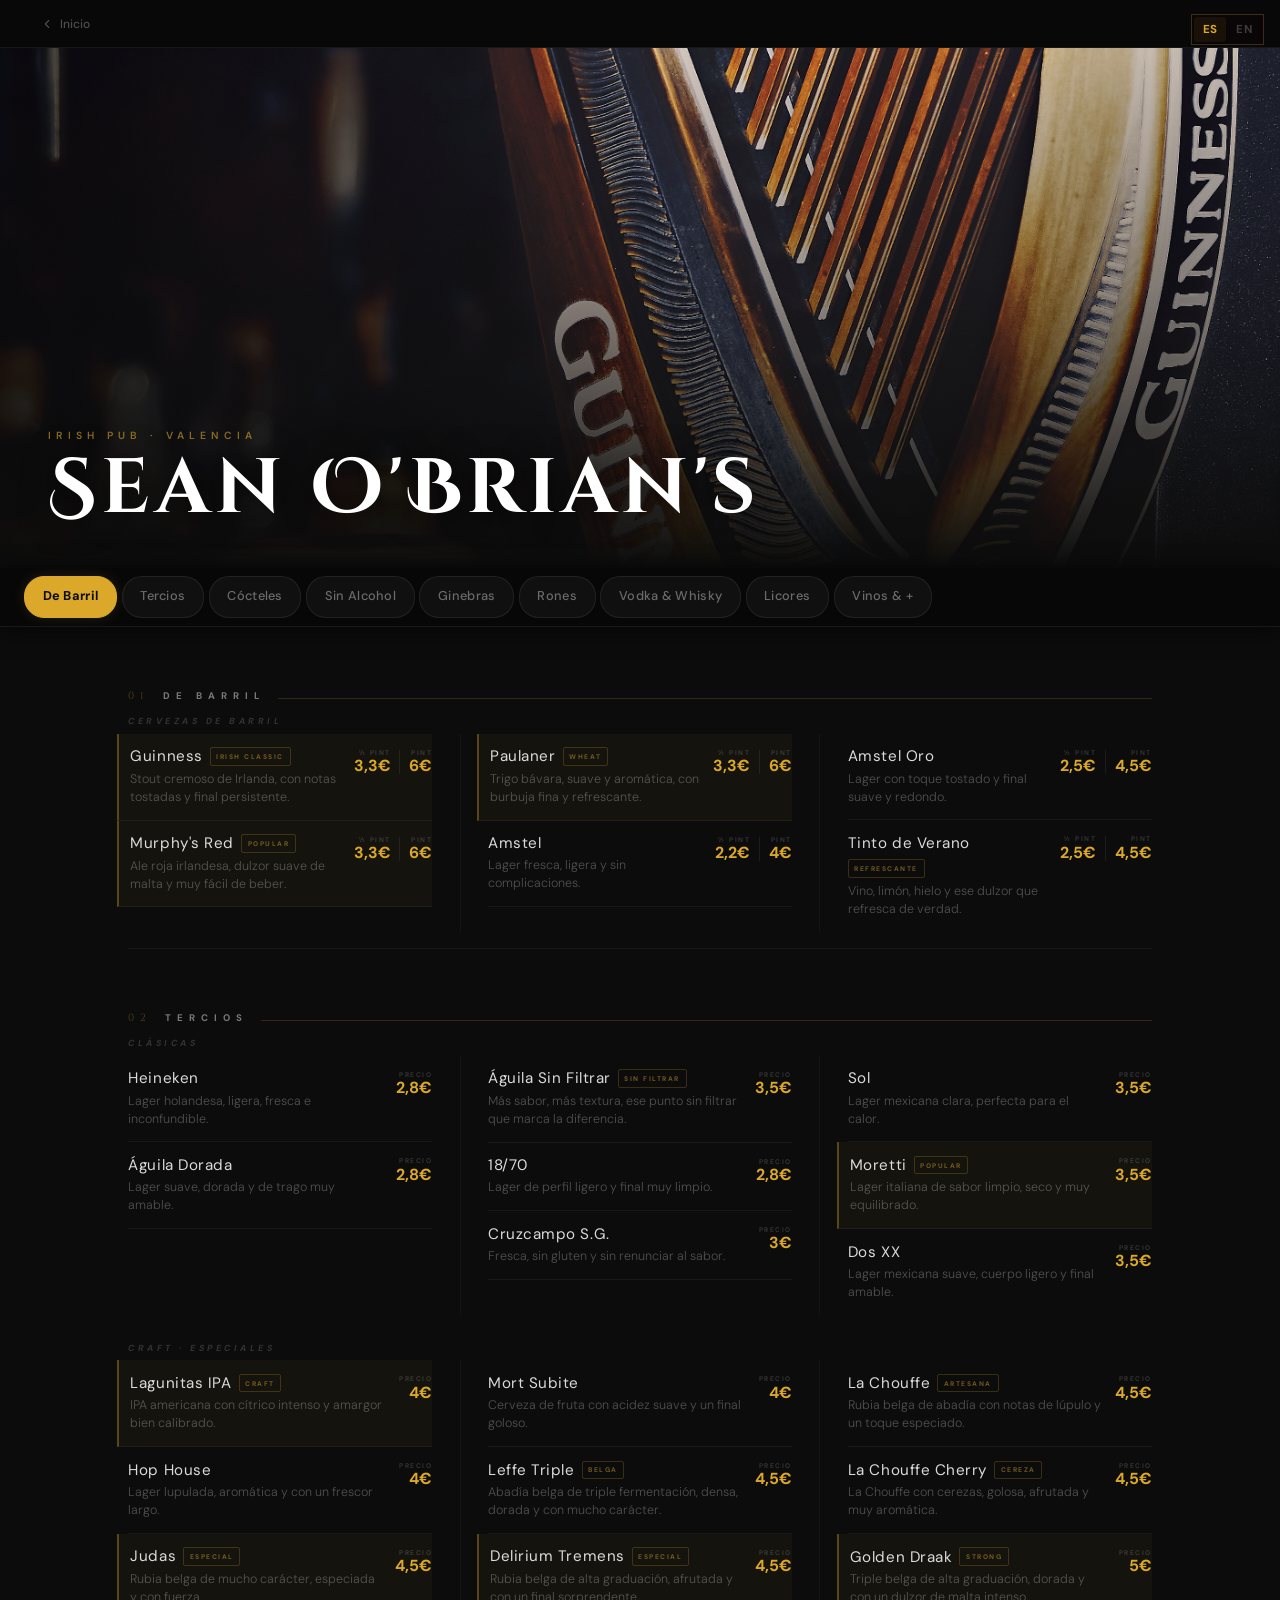
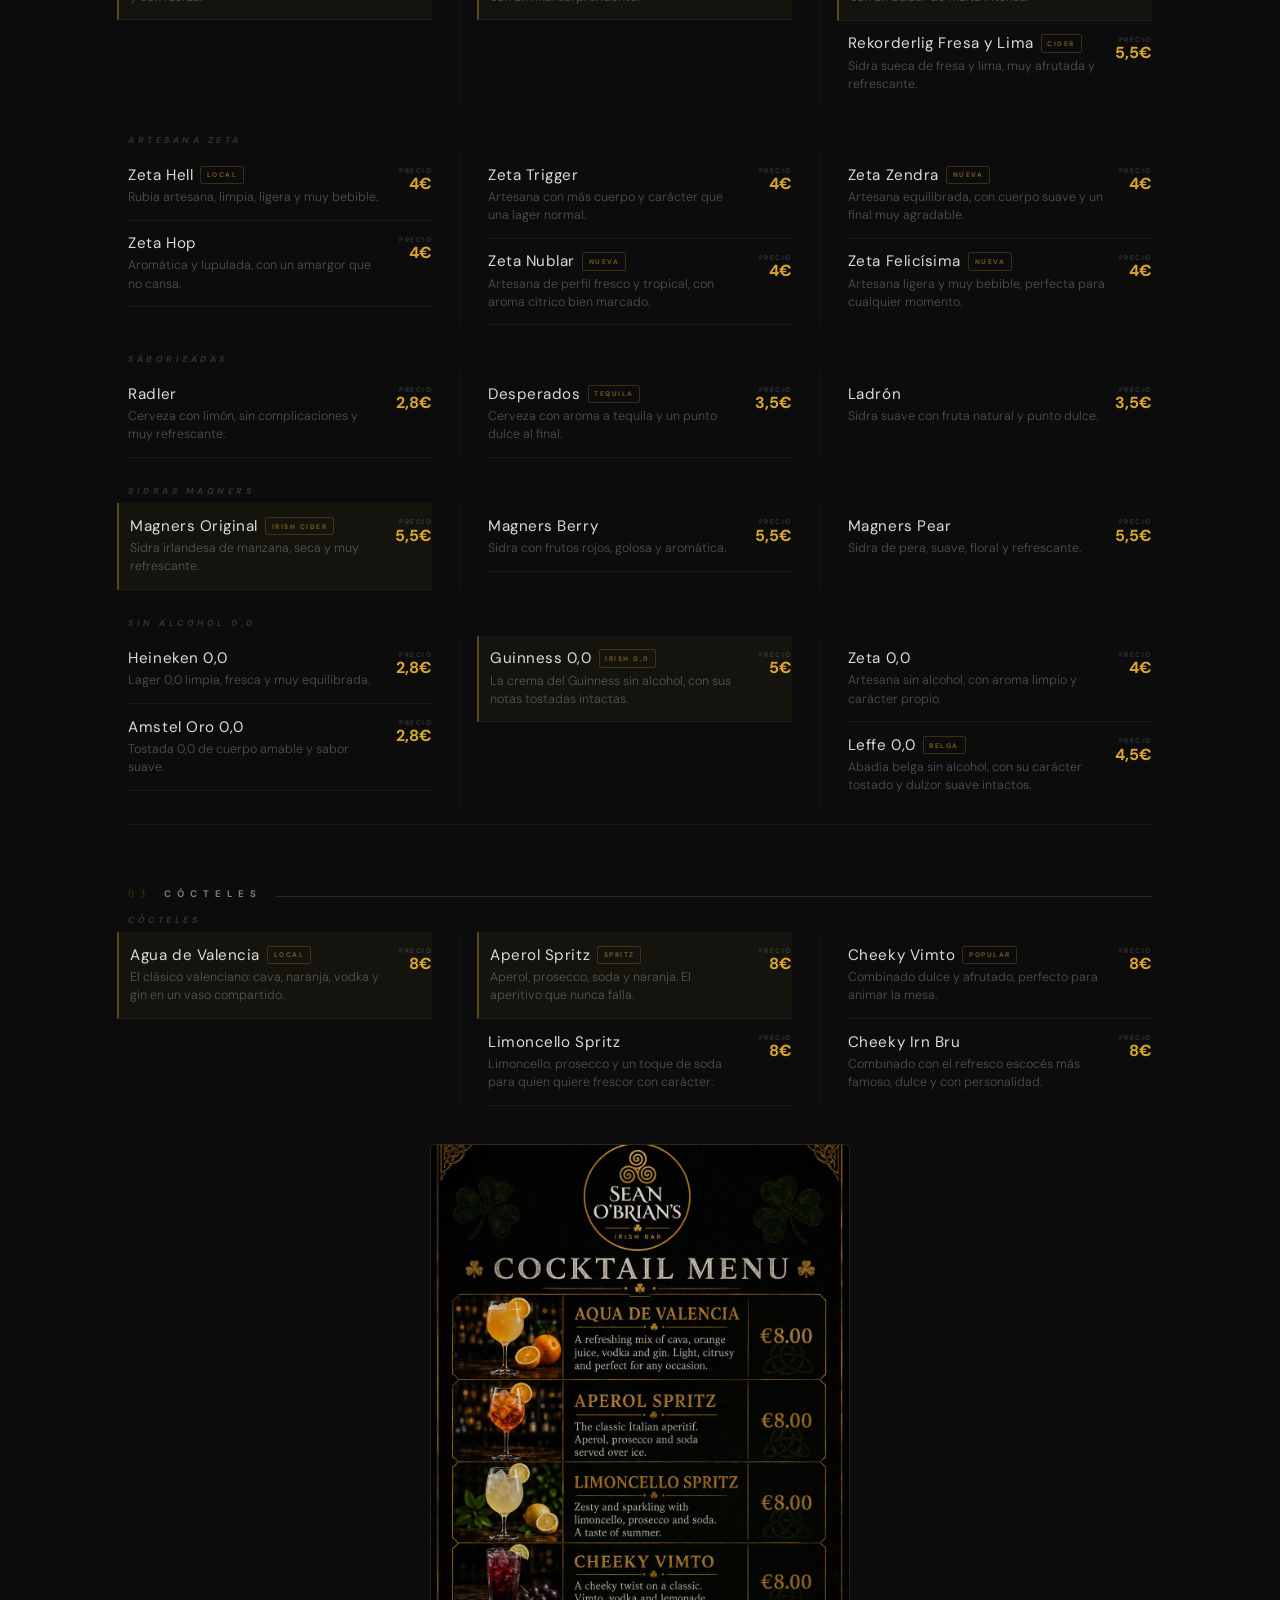
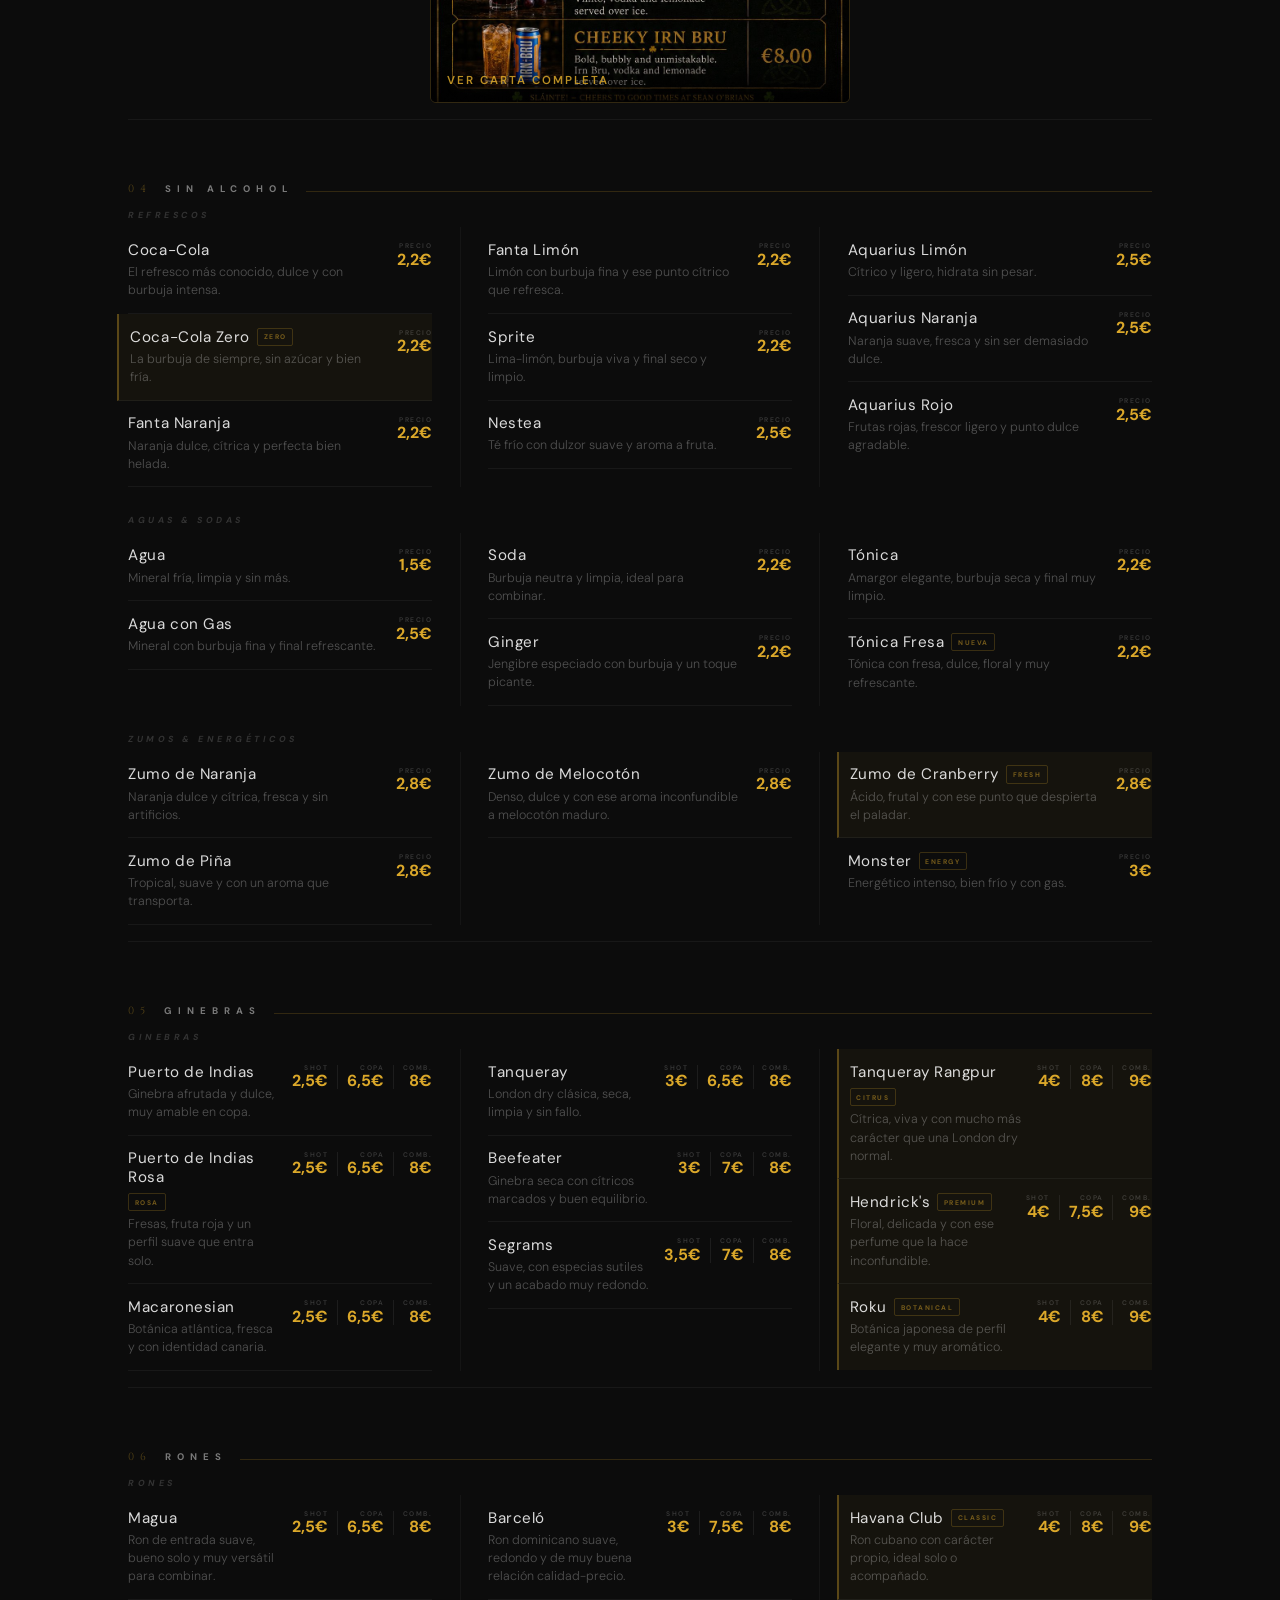
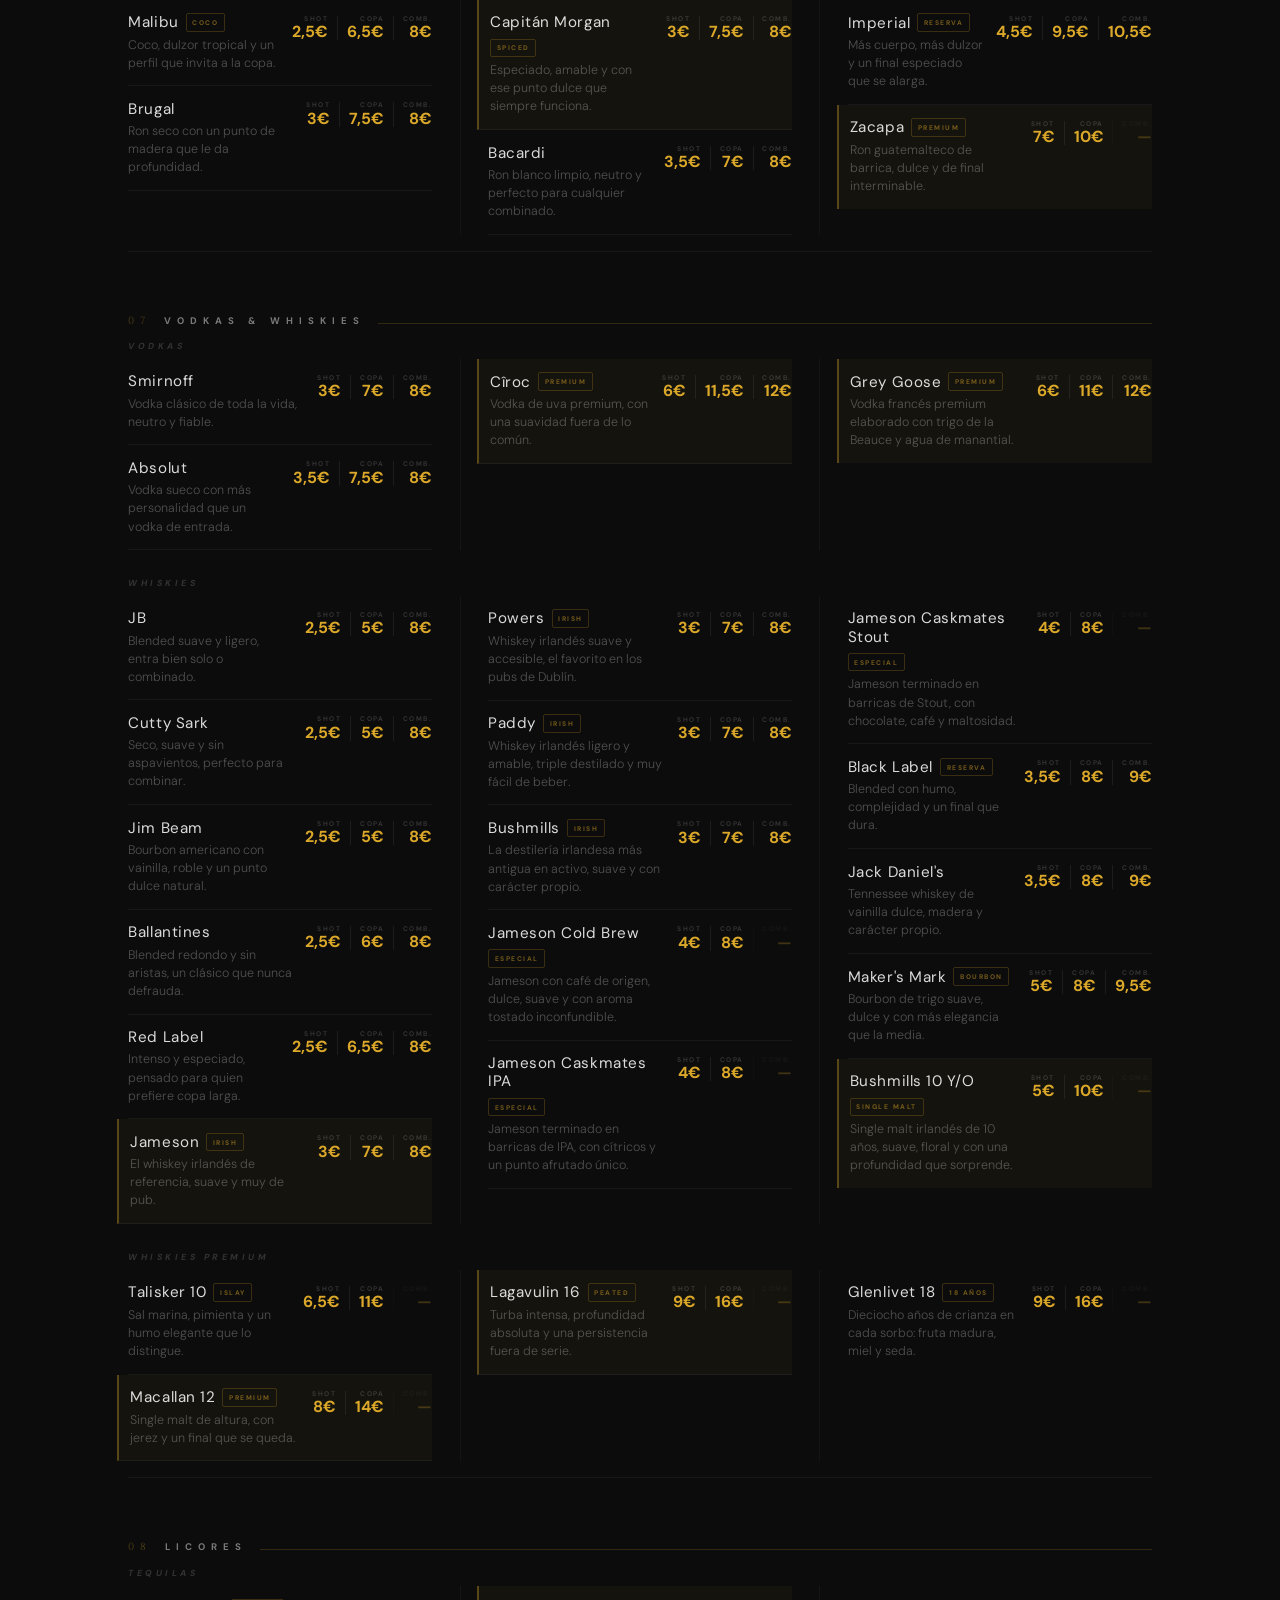
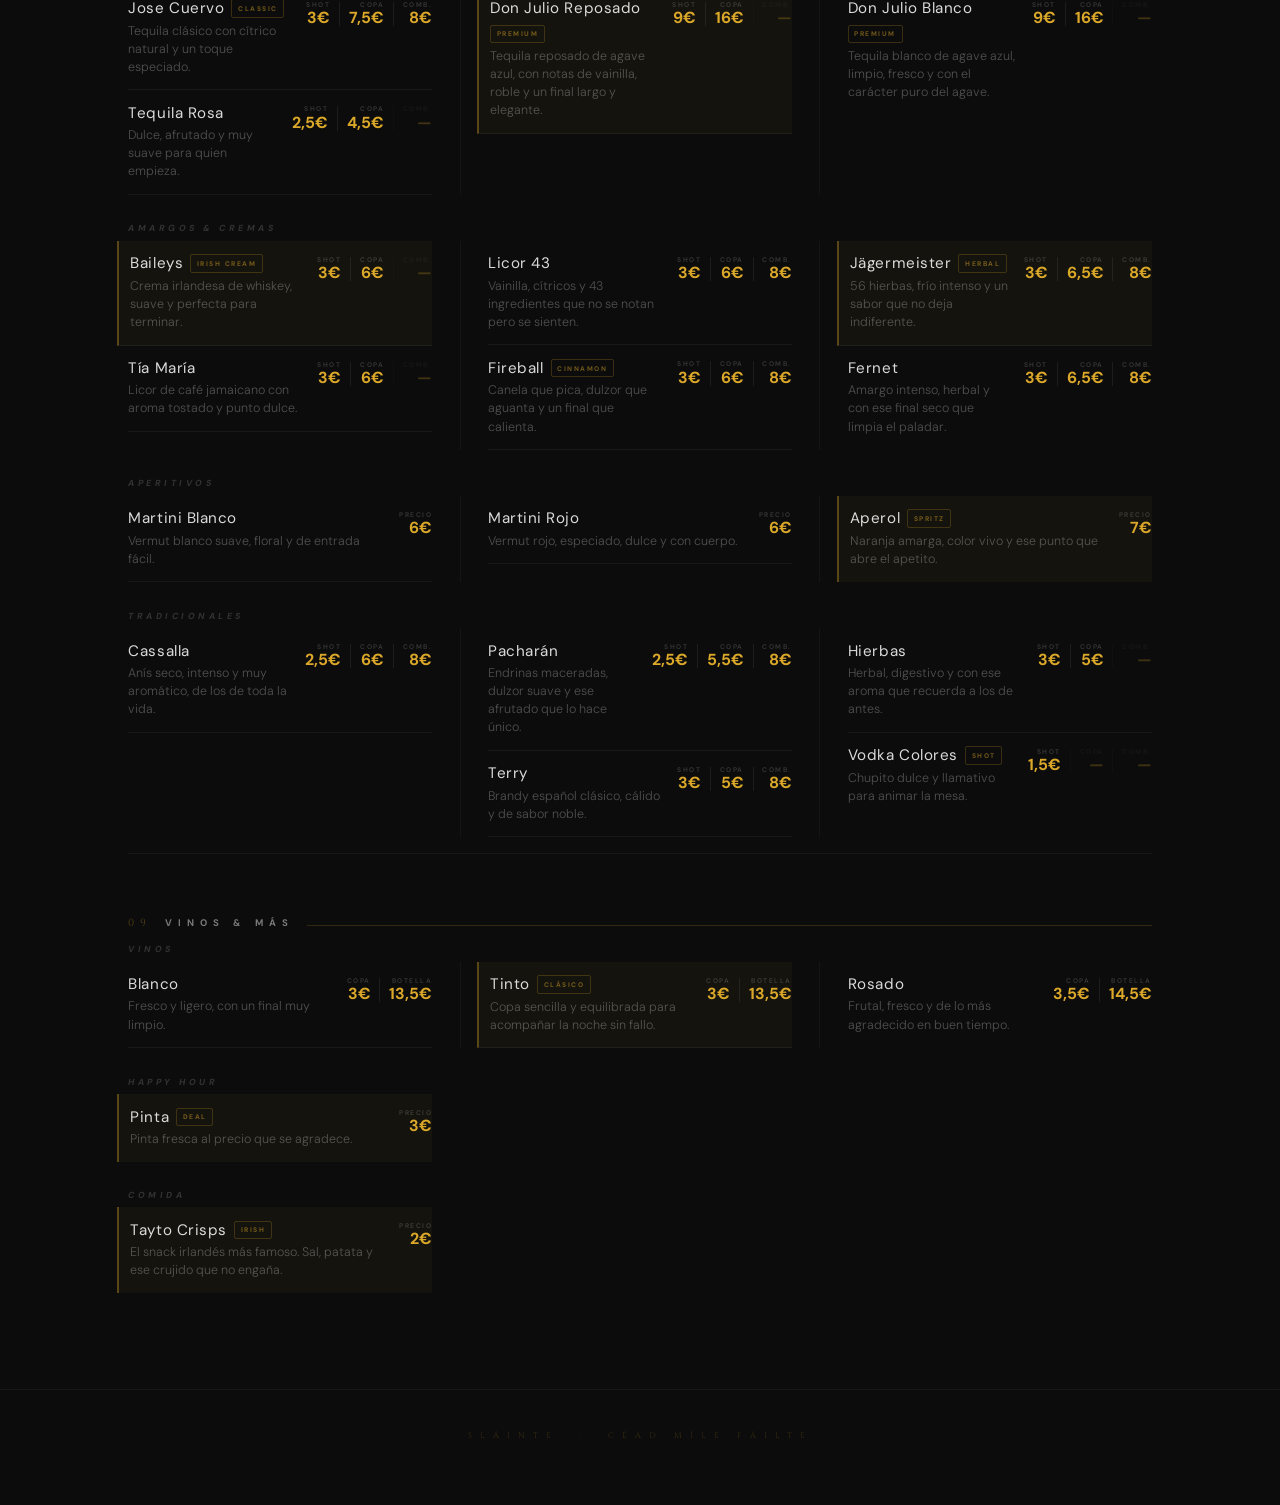
<file: drinks.html>
<!DOCTYPE html>
<html lang="es">
<head>
  <meta charset="UTF-8">
  <meta name="viewport" content="width=device-width, initial-scale=1.0">
  <meta name="theme-color" content="#0c0c0c">
  <title>Carta – Sean O'Brian's Irish Pub Valencia</title>
  <meta name="description" content="Carta de bebidas de Sean O'Brian's Irish Pub Valencia.">
  <link rel="manifest" href="MenuSeanOBrians/dist/manifest.json">
  <link rel="canonical" href="https://seanobrians.com/drinks.html">
  <link rel="alternate" hreflang="es" href="https://seanobrians.com/drinks.html">
  <link rel="alternate" hreflang="en" href="https://seanobrians.com/en/coming-soon-beers.html">
  <link rel="alternate" hreflang="x-default" href="https://seanobrians.com/drinks.html">
  <meta name="robots" content="index, follow">
  <meta property="og:title" content="Carta – Sean O'Brian's Irish Pub Valencia">
  <meta property="og:image" content="https://seanobrians.com/guinness.jpg">
  <meta property="og:type" content="website">
  <meta property="og:url" content="https://seanobrians.com/drinks.html">
  <meta property="og:locale" content="es_ES">

  <link rel="preconnect" href="https://fonts.googleapis.com">
  <link rel="preconnect" href="https://fonts.gstatic.com" crossorigin>
  <link rel="stylesheet" href="https://fonts.googleapis.com/css2?family=Cinzel:wght@400;700;900&family=Cinzel+Decorative:wght@700&family=DM+Sans:opsz,wght@9..40,300;9..40,400;9..40,500;9..40,700&display=swap" media="print" onload="this.media='all'">
  <noscript><link rel="stylesheet" href="https://fonts.googleapis.com/css2?family=Cinzel:wght@400;700;900&family=Cinzel+Decorative:wght@700&family=DM+Sans:opsz,wght@9..40,300;9..40,400;9..40,500;9..40,700&display=swap"></noscript>

  <script type="module" crossorigin src="./drinks-assets/index-D92l84-v.js"></script>
  <link rel="stylesheet" crossorigin href="./drinks-assets/index-D44YRrl3.css">

  <style>

  /* ──────────────────────────────────────
     RESET BASE
  ────────────────────────────────────── */
  *, *::before, *::after { box-sizing: border-box; }

  body {
    font-family: 'DM Sans', sans-serif !important;
    background: #0c0c0c !important;
    color: rgba(255,255,255,0.8) !important;
    margin: 0 !important;
    padding: 0 !important;
    min-height: 100vh !important;
    overflow-x: clip !important;
    overflow-y: auto !important;
  }

  /* Ocultar mockups y botellas */
  .mockup, .spark, .pint-glass, .gin-bowl, .wine-glass,
  .shot-glass, .coffee-cup, .plate-shape, .pizza-shape,
  .rocks-glass, .bottle-body, .banner-rail,
  .products img, .product-card img, .group img, .view img,
  [class*="bottle"] { display: none !important; }


  /* ──────────────────────────────────────
     TOPBAR
  ────────────────────────────────────── */
  .sob-topbar {
    display: flex;
    align-items: center;
    justify-content: space-between;
    padding: 0 clamp(1rem, 4vw, 2.5rem);
    height: 48px;
    background: #080808;
    border-bottom: 1px solid rgba(255,255,255,0.06);
    position: relative;
    z-index: 300;
  }

  .sob-back {
    font-family: 'DM Sans', sans-serif;
    font-size: 0.75rem;
    font-weight: 500;
    color: rgba(255,255,255,0.28);
    text-decoration: none;
    display: flex;
    align-items: center;
    gap: 0.4rem;
    transition: color 0.2s;
  }
  .sob-back:hover { color: rgba(255,255,255,0.65); }
  .sob-back svg {
    width: 14px; height: 14px;
    stroke: currentColor; fill: none;
    stroke-width: 2; stroke-linecap: round; stroke-linejoin: round;
  }

  /* .top-actions — OBLIGATORIO para el Vue JS */
  .top-actions {
    display: flex !important;
    gap: 0.15rem !important;
  }
  .lang-button {
    background: transparent !important;
    border: none !important;
    color: rgba(255,255,255,0.22) !important;
    font-family: 'DM Sans', sans-serif !important;
    font-size: 0.72rem !important;
    font-weight: 700 !important;
    letter-spacing: 0.5px !important;
    padding: 0.25rem 0.5rem !important;
    cursor: pointer !important;
    transition: color 0.2s !important;
    border-radius: 3px !important;
  }
  .lang-button:hover { color: rgba(255,255,255,0.6) !important; }
  .lang-button[aria-pressed="true"] {
    color: #dba82a !important;
    background: rgba(219,168,42,0.08) !important;
  }


  /* ──────────────────────────────────────
     HERO — foto guinness
  ────────────────────────────────────── */
  .sob-hero {
    position: relative;
    width: 100%;
    height: clamp(260px, 48vw, 520px);
    background: url('./guinness.jpg') center 35% / cover no-repeat;
    overflow: hidden;
  }
  .sob-hero::before {
    content: '';
    position: absolute; inset: 0;
    background:
      linear-gradient(to top, #0c0c0c 0%, rgba(10,10,10,0.35) 55%, transparent 100%),
      linear-gradient(to right, rgba(0,0,0,0.5) 0%, transparent 60%);
  }
  .sob-hero-content {
    position: absolute;
    bottom: 0; left: 0; right: 0;
    padding: clamp(1.2rem, 4vw, 2.5rem) clamp(1.2rem, 5vw, 3rem);
    z-index: 2;
  }
  .sob-eyebrow {
    display: block;
    font-family: 'DM Sans', sans-serif;
    font-size: clamp(0.55rem, 1.2vw, 0.65rem);
    font-weight: 600;
    letter-spacing: 5px;
    text-transform: uppercase;
    color: rgba(219,168,42,0.6);
    margin-bottom: clamp(0.3rem, 1vw, 0.6rem);
  }
  .sob-title {
    font-family: 'Cinzel Decorative', 'Cinzel', Georgia, serif;
    font-size: clamp(1.8rem, 6vw, 5.5rem);
    font-weight: 700;
    color: #fff;
    letter-spacing: clamp(1px, 0.6vw, 5px);
    line-height: 1;
    margin: 0;
    text-shadow: 0 2px 32px rgba(0,0,0,0.7);
  }


  /* ──────────────────────────────────────
     NAV CATEGORÍAS — sticky bajo el hero
  ────────────────────────────────────── */
  .bottom-nav {
    position: sticky !important;
    top: 0 !important; bottom: auto !important;
    left: 0 !important; right: 0 !important;
    transform: none !important;
    width: 100% !important; max-width: 100% !important;
    min-height: auto !important; border-radius: 0 !important;
    z-index: 200 !important;
    overflow: visible !important;

    background: rgba(8,8,8,0.97) !important;
    border: none !important;
    border-bottom: 1px solid rgba(255,255,255,0.07) !important;
    box-shadow: 0 4px 24px rgba(0,0,0,0.6) !important;
    backdrop-filter: blur(12px) !important;
    -webkit-backdrop-filter: blur(12px) !important;
    display: block !important;
    padding: 0 !important;
  }
  .bottom-nav::before { display: none !important; }
  .pub-nav-header      { display: none !important; }

  .nav-scroll {
    display: flex !important;
    align-items: center !important;
    gap: 0.3rem !important;
    overflow-x: auto !important;
    overflow-y: visible !important;
    -webkit-overflow-scrolling: touch !important;
    scrollbar-width: none !important;
    padding: 0.5rem clamp(0.8rem, 3vw, 1.5rem) !important;
    background: transparent !important;
    /* evitar que el sticky padre corte los tabs */
    clip: unset !important;
    clip-path: none !important;
  }
  .nav-scroll::-webkit-scrollbar { display: none !important; }

  .nav-tab {
    flex: 0 0 auto !important;
    display: inline-flex !important;
    align-items: center !important;
    justify-content: center !important;
    padding: 0.45rem clamp(0.75rem, 2vw, 1.1rem) !important;
    font-family: 'DM Sans', sans-serif !important;
    font-size: clamp(0.72rem, 1.5vw, 0.8rem) !important;
    font-weight: 500 !important;
    letter-spacing: 0.3px !important;
    text-transform: none !important;
    color: rgba(255,255,255,0.38) !important;
    background: rgba(255,255,255,0.04) !important;
    border: 1px solid rgba(255,255,255,0.07) !important;
    border-radius: 20px !important;
    white-space: nowrap !important;
    cursor: pointer !important;
    transition: color 0.18s, background 0.18s, border-color 0.18s !important;
    position: relative !important;
    line-height: 1 !important;
  }
  .nav-tab::before, .nav-tab::after { display: none !important; }
  .nav-tab:hover {
    color: rgba(255,255,255,0.7) !important;
    background: rgba(255,255,255,0.07) !important;
  }
  .nav-tab.is-active {
    color: #0c0c0c !important;
    background: #dba82a !important;
    border-color: #dba82a !important;
    font-weight: 700 !important;
  }
  .nav-label { line-height: 1 !important; }


  /* ──────────────────────────────────────
     ANTI-CLIP — anula overflow:hidden del Vue
     en todos los contenedores de contenido
  ────────────────────────────────────── */
  .app-shell,
  .view,
  .section-wrapper,
  .group,
  .products,
  .product-card,
  .product-main,
  .product-heading,
  .description,
  .price-stack,
  .price-pill,
  .banner,
  .deal-grid,
  .deal-card {
    overflow: visible !important;
    max-height: none !important;
    clip: unset !important;
    clip-path: none !important;
  }


  /* ──────────────────────────────────────
     APP-SHELL / VIEW
  ────────────────────────────────────── */
  .app-shell {
    width: 100% !important;
    max-width: 100% !important;
    margin: 0 !important;
    padding: 0 !important;
    background: #0c0c0c !important;
    min-height: 0 !important;
  }

  .view {
    max-width: 1040px !important;
    margin: 0 auto !important;
    padding: 0 clamp(1rem, 4vw, 2rem) 6rem !important;
    background: transparent !important;
    min-height: 0 !important;
    color: rgba(255,255,255,0.8) !important;
    counter-reset: sob-sec !important;
  }


  /* ──────────────────────────────────────
     SECCIONES
  ────────────────────────────────────── */
  .section-wrapper {
    padding-top: clamp(2.5rem, 5vw, 4rem) !important;
    counter-increment: sob-sec !important;
    position: relative !important;
  }
  .section-wrapper::before { display: none !important; }
  .section-wrapper + .section-wrapper {
    border-top: 1px solid rgba(255,255,255,0.05) !important;
  }

  .section-kicker { display: none !important; }

  /* Cabecera de sección */
  .section-heading {
    display: flex !important;
    align-items: baseline !important;
    gap: 0.8rem !important;
    margin: 0 0 0.35rem !important;
    padding: 0 !important;
    background: transparent !important;
    border: none !important;
    font-family: 'DM Sans', sans-serif !important;
    font-size: clamp(0.5rem, 1vw, 0.58rem) !important;
    font-weight: 700 !important;
    letter-spacing: 5px !important;
    text-transform: uppercase !important;
    color: rgba(255,255,255,0.45) !important;
    line-height: 1 !important;
  }
  /* Número de sección pequeño */
  .section-heading::before {
    content: counter(sob-sec, decimal-leading-zero) !important;
    font-family: 'Cinzel', serif !important;
    font-size: 0.65rem !important;
    font-weight: 400 !important;
    color: rgba(219,168,42,0.35) !important;
    flex-shrink: 0 !important;
  }
  /* Línea dorada bajo el título */
  .section-heading::after {
    content: '' !important;
    flex: 1 !important;
    height: 1px !important;
    background: rgba(219,168,42,0.18) !important;
    display: block !important;
    margin-bottom: 0.1rem !important;
  }

  .section-subtitle { display: none !important; }


  /* ──────────────────────────────────────
     BANNER — ocultar todo el bloque
     Solo mostramos título y subtítulo
     en la cabecera de sección ya visible
  ────────────────────────────────────── */
  .banner {
    display: none !important;
  }


  /* ──────────────────────────────────────
     GRUPOS
  ────────────────────────────────────── */
  .group {
    margin: 0 !important;
    padding: 0 !important;
    background: transparent !important;
  }
  .group + .group {
    padding-top: clamp(0.5rem, 1.5vw, 0.8rem) !important;
  }

  .group-title {
    font-family: 'DM Sans', sans-serif !important;
    font-size: 0.55rem !important;
    font-weight: 700 !important;
    letter-spacing: 3.5px !important;
    text-transform: uppercase !important;
    color: rgba(255,255,255,0.16) !important;
    margin: clamp(0.6rem, 1.5vw, 0.9rem) 0 0.4rem !important;
    padding: 0 !important;
  }
  .group-title::before, .group-title::after { display: none !important; }

  .products {
    display: block !important;
    background: transparent !important;
  }


  /* ──────────────────────────────────────
     FILA DE PRODUCTO
     Nombre izquierda — precio derecha
  ────────────────────────────────────── */
  .product-card {
    display: flex !important;
    flex-direction: row !important;
    align-items: flex-start !important;
    justify-content: space-between !important;
    gap: 0.8rem !important;
    padding: clamp(0.65rem, 1.5vw, 0.85rem) 0 !important;
    background: transparent !important;
    border: none !important;
    border-bottom: 1px solid rgba(255,255,255,0.05) !important;
    border-radius: 0 !important;
    box-shadow: none !important;
    break-inside: avoid !important;
    transition: background 0.15s !important;
    overflow: visible !important;
    min-height: 0 !important;
  }
  .product-card:last-child { border-bottom: none !important; }
  .product-card::before { display: none !important; }
  .product-card::after  { display: none !important; }
  .product-card:hover   { background: rgba(255,255,255,0.02) !important; }
  .product-card.is-highlighted {
    background: rgba(219,168,42,0.04) !important;
    border-left: 2px solid rgba(219,168,42,0.35) !important;
    padding-left: 0.7rem !important;
    margin-left: -0.7rem !important;
  }

  /* Zona del nombre */
  .product-main {
    flex: 1 !important;
    min-width: 0 !important;
    display: block !important;
  }
  .product-main::after { display: none !important; }

  .product-heading {
    display: flex !important;
    align-items: center !important;
    gap: 0.45rem !important;
    flex-wrap: wrap !important;
  }

  .product-name {
    font-family: 'DM Sans', sans-serif !important;
    font-size: clamp(0.85rem, 1.6vw, 0.95rem) !important;
    font-weight: 400 !important;
    color: rgba(255,255,255,0.85) !important;
    line-height: 1.2 !important;
    margin: 0 !important;
  }

  .badge {
    display: inline-flex !important;
    align-items: center !important;
    padding: 0.05rem 0.35rem !important;
    border: 1px solid rgba(219,168,42,0.22) !important;
    color: rgba(219,168,42,0.5) !important;
    background: transparent !important;
    font-family: 'DM Sans', sans-serif !important;
    font-size: 0.42rem !important;
    font-weight: 700 !important;
    letter-spacing: 1.5px !important;
    text-transform: uppercase !important;
    border-radius: 2px !important;
    flex-shrink: 0 !important;
  }

  .description {
    display: block !important;
    font-family: 'DM Sans', sans-serif !important;
    font-size: clamp(0.72rem, 1.3vw, 0.78rem) !important;
    font-weight: 300 !important;
    color: rgba(255,255,255,0.28) !important;
    margin: 0.25rem 0 0 !important;
    line-height: 1.45 !important;
    white-space: normal !important;
    word-break: normal !important;
    overflow-wrap: break-word !important;
    overflow: visible !important;
    max-width: 100% !important;
    max-height: none !important;
  }


  /* ──────────────────────────────────────
     PRECIOS — derecha, columnas verticales
  ────────────────────────────────────── */
  .price-stack {
    flex-shrink: 0 !important;
    display: flex !important;
    flex-direction: row !important;
    align-items: flex-start !important;
    gap: 0 !important;
    padding-top: 0.15rem !important;
  }

  .price-pill {
    display: flex !important;
    flex-direction: column !important;
    align-items: flex-end !important;
    padding: 0 clamp(0.35rem, 0.8vw, 0.55rem) !important;
    background: transparent !important;
    border: none !important;
    border-radius: 0 !important;
    white-space: nowrap !important;
    min-width: 0 !important;
    min-height: 0 !important;
  }
  .price-pill:first-child { padding-left: 0 !important; }
  .price-pill:last-child  { padding-right: 0 !important; }
  .price-pill + .price-pill {
    border-left: 1px solid rgba(255,255,255,0.07) !important;
  }
  .price-pill.is-muted { opacity: 0.25 !important; }

  .price-label {
    font-family: 'DM Sans', sans-serif !important;
    font-size: clamp(0.38rem, 0.7vw, 0.42rem) !important;
    font-weight: 600 !important;
    letter-spacing: 1.5px !important;
    text-transform: uppercase !important;
    color: rgba(255,255,255,0.18) !important;
    line-height: 1 !important;
    margin-bottom: 0.1rem !important;
  }
  .price-value {
    font-family: 'DM Sans', sans-serif !important;
    font-size: clamp(0.88rem, 1.5vw, 1rem) !important;
    font-weight: 700 !important;
    color: #dba82a !important;
    line-height: 1 !important;
    margin: 0 !important;
  }


  /* ──────────────────────────────────────
     DEAL GRID
  ────────────────────────────────────── */
  .deal-grid {
    display: grid !important;
    grid-template-columns: repeat(auto-fill, minmax(clamp(100px, 22vw, 150px), 1fr)) !important;
    gap: 1px !important;
    background: rgba(255,255,255,0.06) !important;
    margin: clamp(0.3rem, 1vw, 0.6rem) 0 !important;
    overflow: hidden !important;
    border-radius: 4px !important;
  }
  .deal-card {
    background: #0c0c0c !important;
    padding: clamp(0.8rem, 2vw, 1.1rem) clamp(0.6rem, 1.5vw, 0.9rem) !important;
    text-align: center !important;
    border: none !important;
    border-radius: 0 !important;
    transition: background 0.15s !important;
  }
  .deal-card:hover { background: rgba(219,168,42,0.05) !important; }
  .deal-card .product-name {
    font-size: clamp(0.78rem, 1.4vw, 0.88rem) !important;
    color: rgba(255,255,255,0.82) !important;
    text-align: center !important;
  }
  .deal-price {
    display: block !important;
    margin-top: 0.3rem !important;
    font-family: 'DM Sans', sans-serif !important;
    font-size: clamp(1rem, 2vw, 1.2rem) !important;
    font-weight: 700 !important;
    color: #dba82a !important;
  }
  .deal-grid img { display: none !important; }


  /* ──────────────────────────────────────
     MENU IMAGE CARD
  ────────────────────────────────────── */
  .menu-img-card {
    display: block !important;
    position: relative !important;
    margin: clamp(1.5rem, 3vw, 2.5rem) auto 0 !important;
    border-radius: 6px !important;
    overflow: hidden !important;
    max-width: 420px !important;
    width: 100% !important;
    border: 1px solid rgba(219,168,42,0.18) !important;
    cursor: pointer !important;
    background: none !important;
    padding: 0 !important;
    text-align: left !important;
  }
  .menu-img-card img {
    display: block !important;
    width: 100% !important;
    height: auto !important;
    transition: transform 0.5s ease, filter 0.35s !important;
    filter: brightness(0.92) !important;
  }
  .menu-img-card:hover img {
    transform: scale(1.03) !important;
    filter: brightness(1) !important;
  }
  .menu-img-overlay {
    position: absolute !important;
    bottom: 0 !important; left: 0 !important; right: 0 !important;
    padding: 0.9rem 1rem !important;
    background: linear-gradient(to top, rgba(0,0,0,0.75) 0%, transparent 100%) !important;
    display: flex !important;
    align-items: flex-end !important;
    pointer-events: none !important;
  }
  .menu-img-label {
    font-family: 'DM Sans', sans-serif !important;
    font-size: 0.72rem !important;
    font-weight: 600 !important;
    letter-spacing: 2px !important;
    text-transform: uppercase !important;
    color: rgba(219,168,42,0.85) !important;
  }

  /* ──────────────────────────────────────
     LIGHTBOX
  ────────────────────────────────────── */
  .sob-lightbox {
    display: none;
    position: fixed;
    inset: 0;
    z-index: 9000;
    background: rgba(0,0,0,0.92);
    align-items: center;
    justify-content: center;
    padding: 1rem;
  }
  .sob-lightbox.is-open {
    display: flex;
  }
  .sob-lightbox img {
    max-width: min(520px, 100%);
    max-height: 90vh;
    object-fit: contain;
    border-radius: 4px;
    box-shadow: 0 8px 60px rgba(0,0,0,0.8);
  }
  .sob-lightbox-close {
    position: absolute;
    top: 1rem; right: 1rem;
    background: rgba(255,255,255,0.08);
    border: 1px solid rgba(255,255,255,0.15);
    color: rgba(255,255,255,0.7);
    width: 40px; height: 40px;
    border-radius: 50%;
    font-size: 1.2rem;
    line-height: 1;
    cursor: pointer;
    display: flex; align-items: center; justify-content: center;
    transition: background 0.2s, color 0.2s;
  }
  .sob-lightbox-close:hover {
    background: rgba(255,255,255,0.16);
    color: #fff;
  }

  /* ──────────────────────────────────────
     FOOTER
  ────────────────────────────────────── */
  .sob-footer {
    text-align: center;
    padding: 2.5rem 1rem 4rem;
    border-top: 1px solid rgba(255,255,255,0.05);
    margin-top: 0;
  }
  .sob-footer p {
    font-family: 'Cinzel', serif;
    font-size: clamp(0.42rem, 0.9vw, 0.52rem);
    letter-spacing: 8px;
    text-transform: uppercase;
    color: rgba(219,168,42,0.2);
    margin: 0;
  }




  /* ──────────────────────────────────────
     RESPONSIVE — TABLET 600–899px
  ────────────────────────────────────── */
  @media (min-width: 600px) {
    .products {
      column-count: 2 !important;
      column-gap: clamp(1.5rem, 4vw, 2.5rem) !important;
      column-rule: 1px solid rgba(255,255,255,0.04) !important;
    }
    .product-card { break-inside: avoid !important; }
  }


  /* ──────────────────────────────────────
     RESPONSIVE — DESKTOP ≥ 900px
  ────────────────────────────────────── */
  @media (min-width: 900px) {
    .view { padding: 0 clamp(1.5rem, 3vw, 2.5rem) 6rem !important; }

    .section-heading { font-size: 0.6rem !important; letter-spacing: 6px !important; }

    .products {
      column-count: 2 !important;
      column-gap: 3rem !important;
    }

    .price-value { font-size: 1rem !important; }
  }


  /* ──────────────────────────────────────
     RESPONSIVE — WIDE ≥ 1200px
  ────────────────────────────────────── */
  @media (min-width: 1200px) {
    .view { max-width: 1100px !important; }
    .products { column-count: 3 !important; column-gap: 3.5rem !important; }
  }

  </style>
</head>
<body>

  <!-- Topbar -->
  <header class="sob-topbar">
    <a href="index.html" class="sob-back">
      <svg viewBox="0 0 24 24"><polyline points="15 18 9 12 15 6"/></svg>
      Inicio
    </a>
    <!-- .top-actions OBLIGATORIO — el Vue JS lo busca para cambio de idioma -->
    <div class="top-actions">
      <button class="lang-button" type="button" data-lang="es">ES</button>
      <button class="lang-button" type="button" data-lang="en">EN</button>
    </div>
  </header>

  <!-- Hero -->
  <div class="sob-hero">
    <div class="sob-hero-content">
      <span class="sob-eyebrow">Irish Pub &middot; Valencia</span>
      <h1 class="sob-title">Sean O'Brian's</h1>
    </div>
  </div>

  <!-- Nav categorías (Vue llena #category-nav) -->
  <nav class="bottom-nav" aria-label="Categorías del menú">
    <div class="pub-nav-header"></div>
    <div class="nav-scroll" id="category-nav"></div>
  </nav>

  <!-- Vue renderiza aquí la carta -->
  <div class="app-shell">
    <main class="view" id="menu-view" aria-live="polite"></main>
  </div>

  <footer class="sob-footer">
    <p>Sláinte &nbsp;&middot;&nbsp; Céad míle fáilte</p>
  </footer>

  <!-- Lightbox -->
  <div class="sob-lightbox" id="sob-lightbox" role="dialog" aria-modal="true" aria-label="Cocktail Menu">
    <button class="sob-lightbox-close" id="sob-lightbox-close" aria-label="Cerrar">✕</button>
    <img src="./cocktail-menu.jpg" alt="Carta de Cócteles Sean O'Brian's">
  </div>

  <script>
    (function () {
      var lb    = document.getElementById('sob-lightbox');
      var close = document.getElementById('sob-lightbox-close');

      function open()  { lb.classList.add('is-open');    document.body.style.overflow = 'hidden'; }
      function shut()  { lb.classList.remove('is-open'); document.body.style.overflow = ''; }

      document.addEventListener('click', function (e) {
        if (e.target.closest('.menu-img-card')) { e.preventDefault(); open(); }
      });
      close.addEventListener('click', shut);
      lb.addEventListener('click', function (e) { if (e.target === lb) shut(); });
      document.addEventListener('keydown', function (e) { if (e.key === 'Escape') shut(); });
    })();
  </script>


<noscript>
<div style="max-width:1040px;margin:0 auto;padding:2rem clamp(1rem,4vw,2rem) 5rem;background:#0c0c0c;font-family:sans-serif;color:rgba(255,255,255,0.82);">
  <div style="display:flex;align-items:baseline;gap:0.8rem;margin-top:3rem;margin-bottom:0.35rem;">
    <span style="font-family:serif;font-size:0.65rem;color:rgba(219,168,42,0.35);">01</span>
    <span style="font-size:0.55rem;font-weight:700;letter-spacing:5px;text-transform:uppercase;color:rgba(255,255,255,0.45);">De Barril</span>
    <span style="flex:1;height:1px;background:rgba(219,168,42,0.18);display:block;margin-bottom:0.1rem;"></span>
  </div>
  <ul style="list-style:none;padding:0;margin:0;">
    <li style="display:flex;align-items:center;justify-content:space-between;gap:0.8rem;padding:0.65rem 0;border-bottom:1px solid rgba(255,255,255,0.05);">
      <span>Guinness</span>
      <span style="display:flex;gap:0;flex-shrink:0;">
        <span style="display:flex;flex-direction:column;align-items:flex-end;padding:0 0.42rem 0 0;"><span style="font-size:0.4rem;letter-spacing:1.5px;text-transform:uppercase;color:rgba(255,255,255,0.16);">½ Pint</span><strong style="font-size:1rem;color:#dba82a;">3,3€</strong></span>
        <span style="display:flex;flex-direction:column;align-items:flex-end;padding:0 0 0 0.42rem;border-left:1px solid rgba(255,255,255,0.07);"><span style="font-size:0.4rem;letter-spacing:1.5px;text-transform:uppercase;color:rgba(255,255,255,0.16);">Pint</span><strong style="font-size:1rem;color:#dba82a;">6€</strong></span>
      </span>
    </li>
    <li style="display:flex;align-items:center;justify-content:space-between;gap:0.8rem;padding:0.65rem 0;border-bottom:1px solid rgba(255,255,255,0.05);"><span>Murphy's Red</span><strong style="color:#dba82a;">3,3€ / 6€</strong></li>
    <li style="display:flex;align-items:center;justify-content:space-between;gap:0.8rem;padding:0.65rem 0;border-bottom:1px solid rgba(255,255,255,0.05);"><span>Paulaner</span><strong style="color:#dba82a;">3,3€ / 6€</strong></li>
    <li style="display:flex;align-items:center;justify-content:space-between;gap:0.8rem;padding:0.65rem 0;"><span>Amstel</span><strong style="color:#dba82a;">2,2€ / 4€</strong></li>
  </ul>
</div>
</noscript>

</body>
</html>
</file>
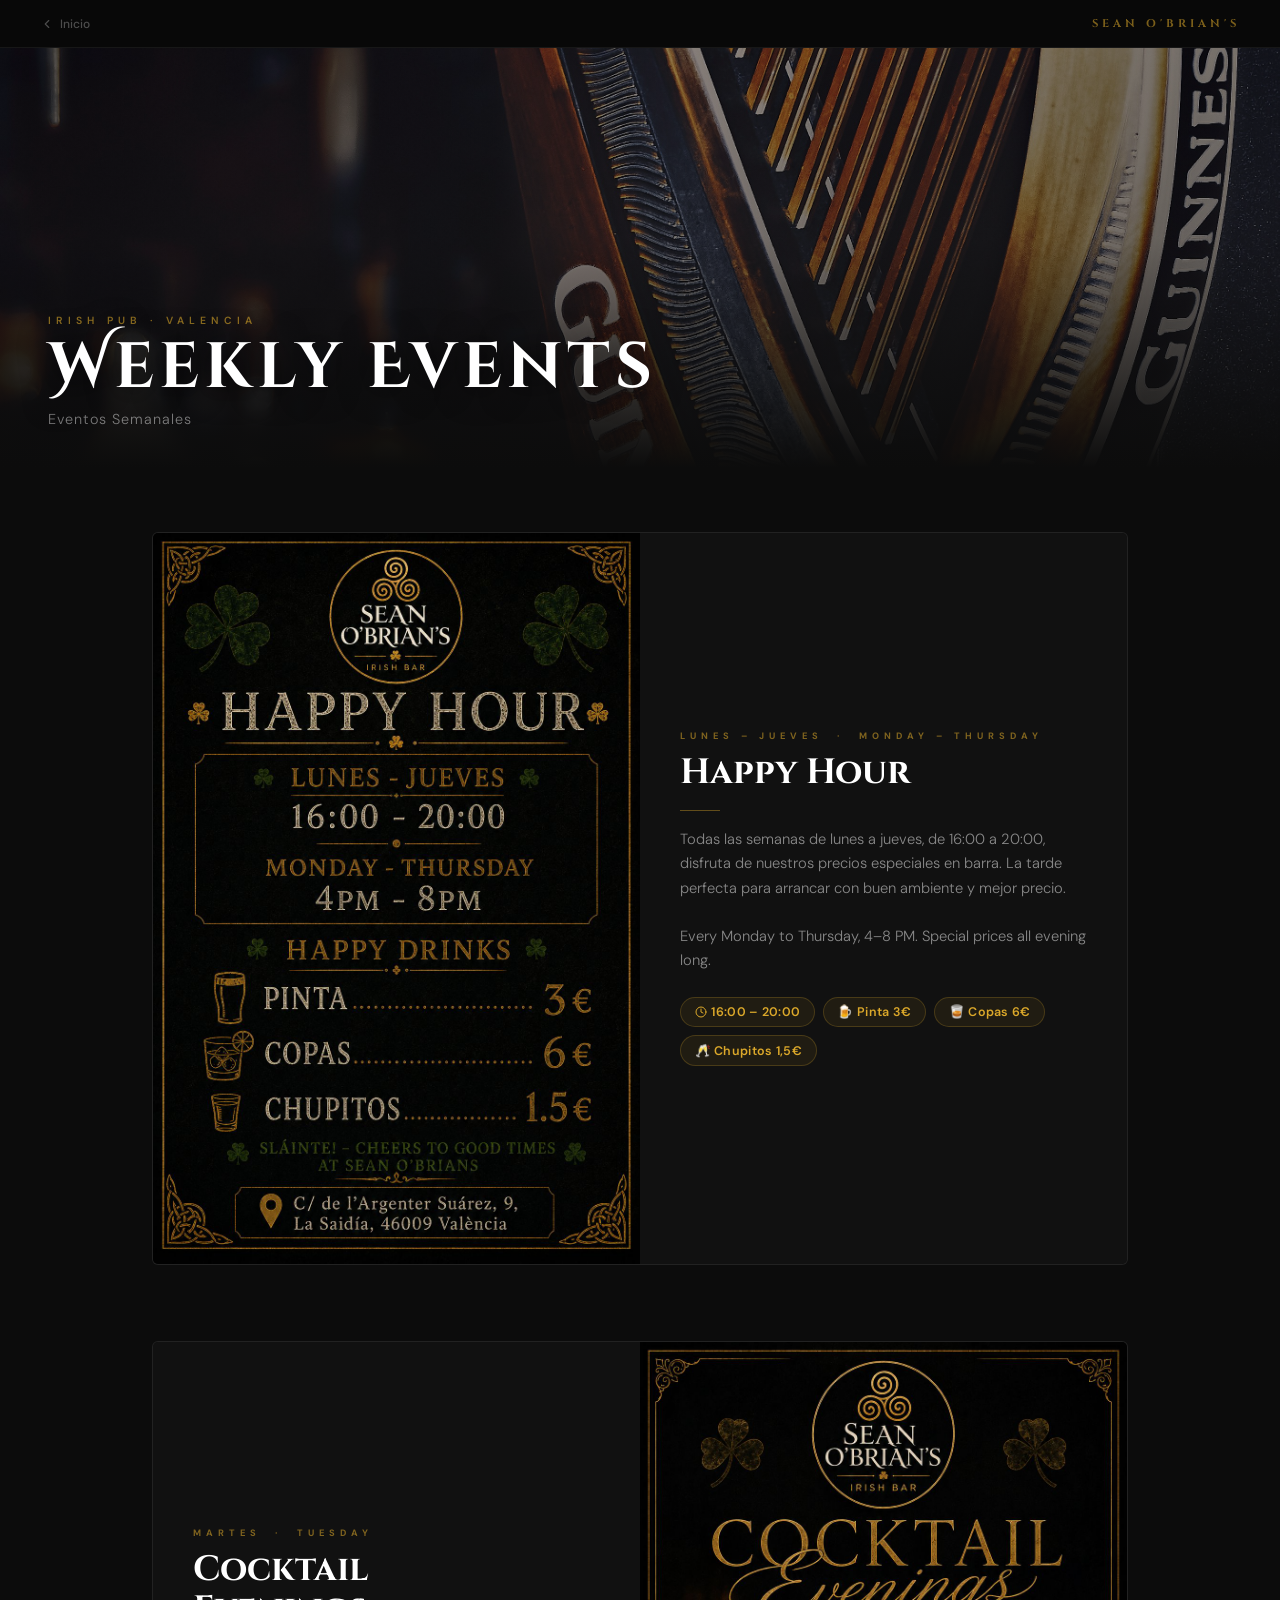
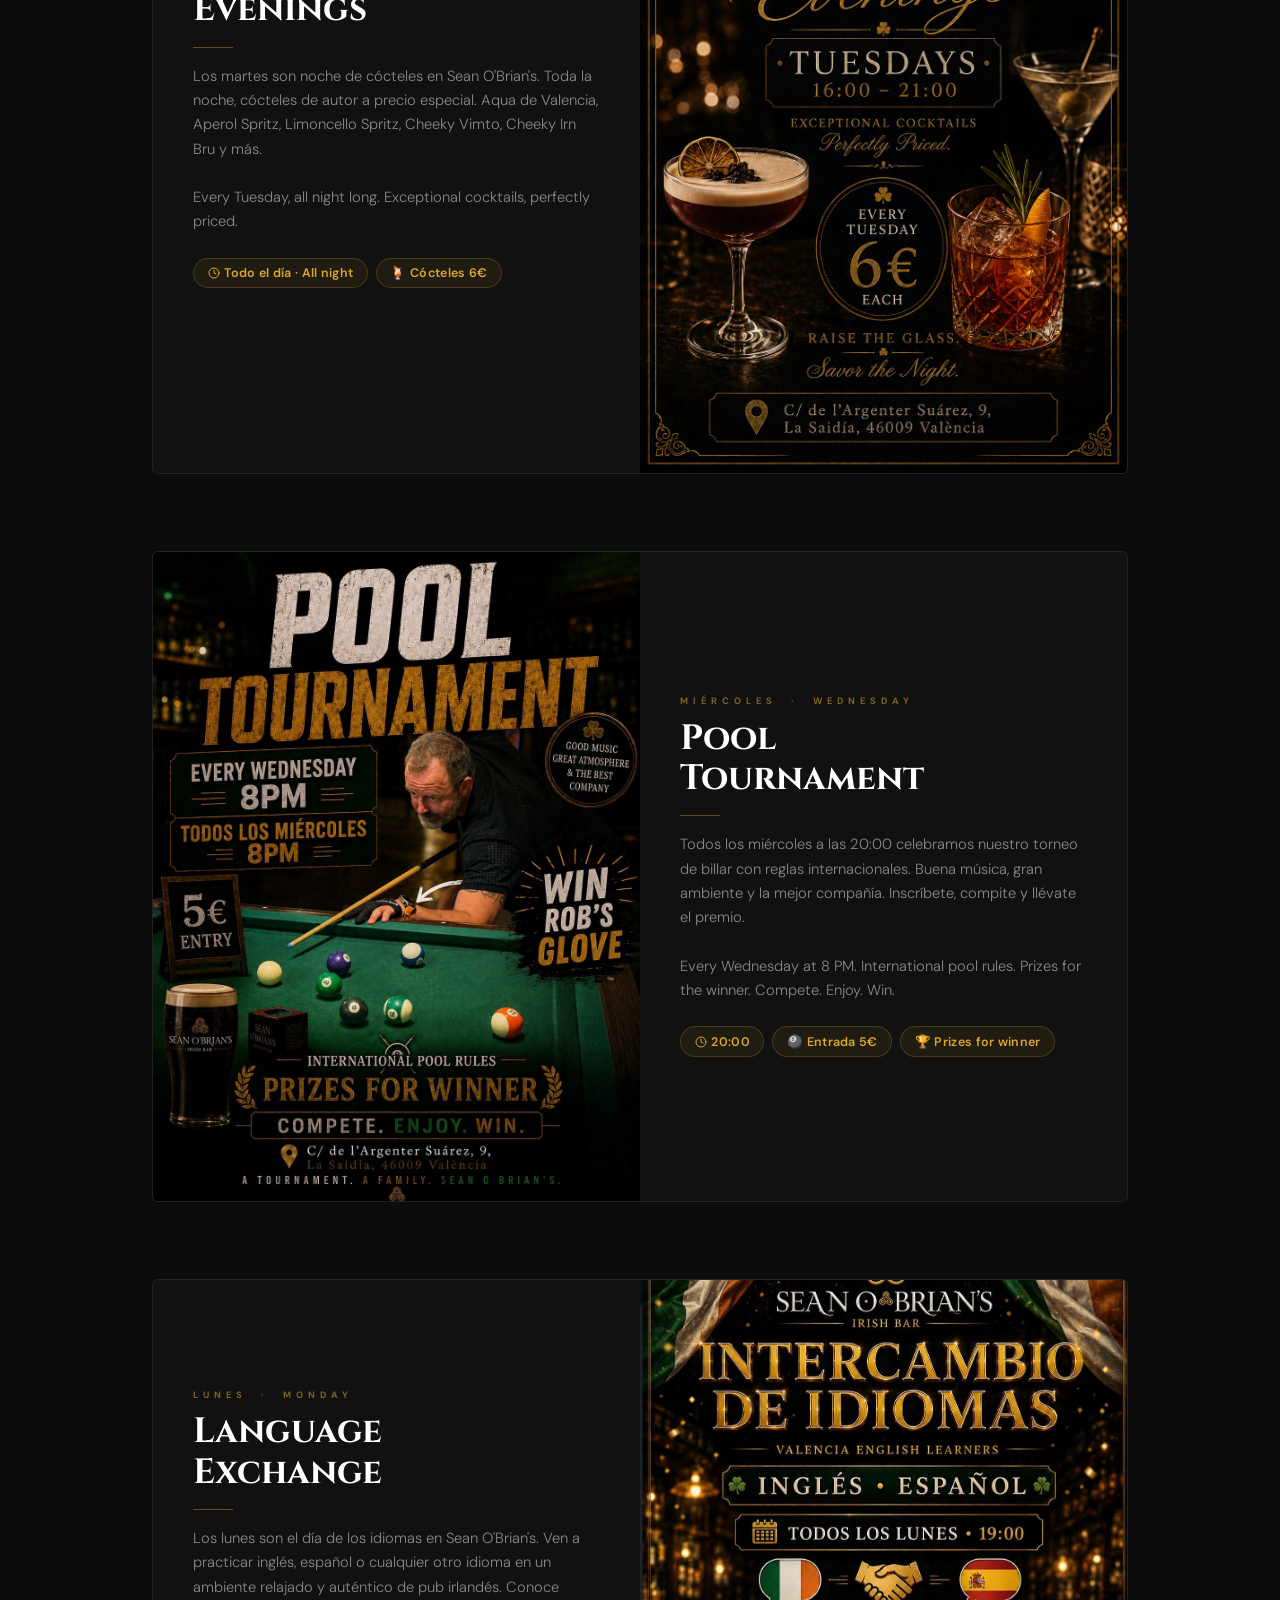
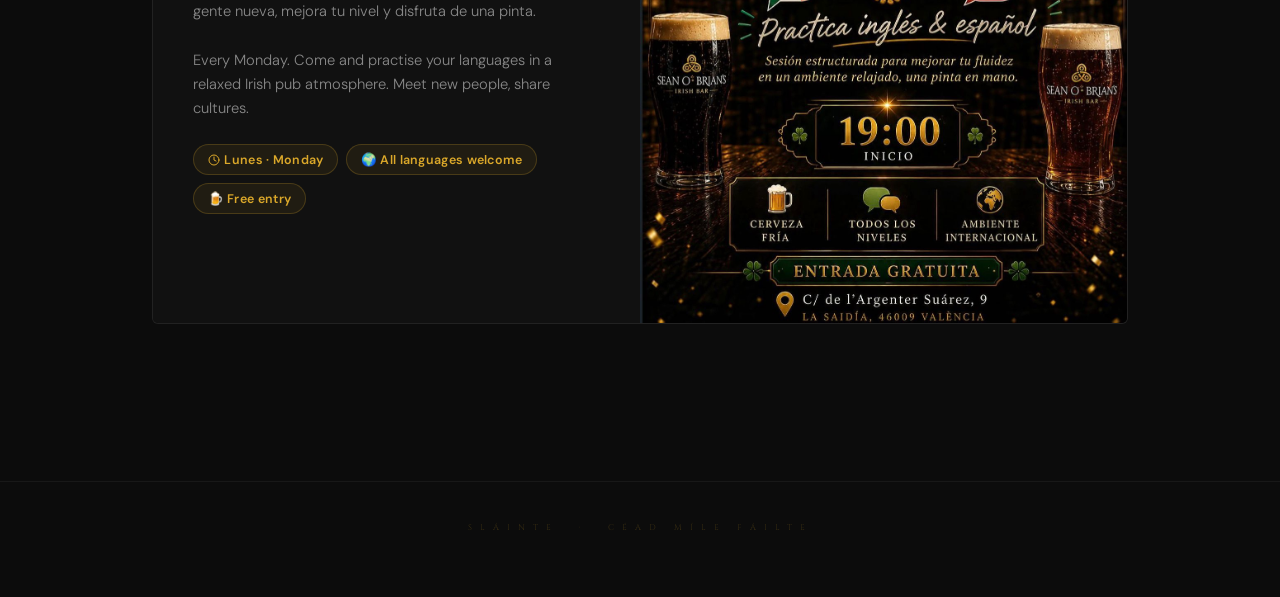
<file: events.html>
<!DOCTYPE html>
<html lang="es">
<head>
  <meta charset="UTF-8">
  <meta name="viewport" content="width=device-width, initial-scale=1.0">
  <meta name="theme-color" content="#0c0c0c">
  <title>Eventos Semanales – Sean O'Brian's Irish Pub Valencia</title>
  <meta name="description" content="Eventos semanales en Sean O'Brian's Irish Pub Valencia: Happy Hour, Noche de Cócteles, Torneo de Pool e Intercambio de Idiomas.">
  <link rel="canonical" href="https://seanobrians.com/events.html">
  <link rel="alternate" hreflang="es" href="https://seanobrians.com/events.html">
  <link rel="alternate" hreflang="en" href="https://seanobrians.com/events.html">
  <link rel="icon" href="logoTransparente.svg">

  <link rel="preconnect" href="https://fonts.googleapis.com">
  <link rel="preconnect" href="https://fonts.gstatic.com" crossorigin>
  <link rel="stylesheet" href="https://fonts.googleapis.com/css2?family=Cinzel:wght@400;700;900&family=Cinzel+Decorative:wght@700&family=DM+Sans:opsz,wght@9..40,300;9..40,400;9..40,500;9..40,700&display=swap" media="print" onload="this.media='all'">
  <noscript><link rel="stylesheet" href="https://fonts.googleapis.com/css2?family=Cinzel:wght@400;700;900&family=Cinzel+Decorative:wght@700&family=DM+Sans:opsz,wght@9..40,300;9..40,400;9..40,500;9..40,700&display=swap"></noscript>

  <style>
    *, *::before, *::after { box-sizing: border-box; margin: 0; padding: 0; }

    body {
      font-family: 'DM Sans', sans-serif;
      background: #0c0c0c;
      color: rgba(255,255,255,0.82);
      min-height: 100vh;
      overflow-x: hidden;
    }

    /* ── TOPBAR ── */
    .sob-topbar {
      display: flex;
      align-items: center;
      justify-content: space-between;
      padding: 0 clamp(1rem, 4vw, 2.5rem);
      height: 48px;
      background: #080808;
      border-bottom: 1px solid rgba(255,255,255,0.06);
      position: sticky;
      top: 0;
      z-index: 100;
    }
    .sob-back {
      font-family: 'DM Sans', sans-serif;
      font-size: 0.75rem;
      font-weight: 500;
      color: rgba(255,255,255,0.28);
      text-decoration: none;
      display: flex;
      align-items: center;
      gap: 0.4rem;
      transition: color 0.2s;
    }
    .sob-back:hover { color: rgba(255,255,255,0.65); }
    .sob-back svg {
      width: 14px; height: 14px;
      stroke: currentColor; fill: none;
      stroke-width: 2; stroke-linecap: round; stroke-linejoin: round;
    }
    .topbar-logo {
      font-family: 'Cinzel', serif;
      font-size: 0.7rem;
      font-weight: 700;
      letter-spacing: 4px;
      text-transform: uppercase;
      color: rgba(219,168,42,0.55);
      text-decoration: none;
    }

    /* ── HERO ── */
    .sob-hero {
      position: relative;
      width: 100%;
      height: clamp(220px, 40vw, 420px);
      background: url('./guinness.jpg') center 35% / cover no-repeat;
      overflow: hidden;
    }
    .sob-hero::before {
      content: '';
      position: absolute; inset: 0;
      background:
        linear-gradient(to top, #0c0c0c 0%, rgba(10,10,10,0.5) 55%, rgba(0,0,0,0.4) 100%);
    }
    .sob-hero-content {
      position: absolute;
      bottom: 0; left: 0; right: 0;
      padding: clamp(1.2rem, 4vw, 2.5rem) clamp(1.2rem, 5vw, 3rem);
      z-index: 2;
    }
    .sob-eyebrow {
      display: block;
      font-family: 'DM Sans', sans-serif;
      font-size: clamp(0.55rem, 1.2vw, 0.65rem);
      font-weight: 600;
      letter-spacing: 5px;
      text-transform: uppercase;
      color: rgba(219,168,42,0.6);
      margin-bottom: clamp(0.3rem, 1vw, 0.6rem);
    }
    .sob-title {
      font-family: 'Cinzel Decorative', 'Cinzel', Georgia, serif;
      font-size: clamp(1.6rem, 5vw, 4.5rem);
      font-weight: 700;
      color: #fff;
      letter-spacing: clamp(1px, 0.6vw, 5px);
      line-height: 1;
      text-shadow: 0 2px 32px rgba(0,0,0,0.7);
    }
    .sob-subtitle {
      display: block;
      font-family: 'DM Sans', sans-serif;
      font-size: clamp(0.75rem, 1.5vw, 0.9rem);
      font-weight: 300;
      color: rgba(255,255,255,0.45);
      margin-top: 0.6rem;
      letter-spacing: 1px;
    }

    /* ── MAIN CONTENT ── */
    .events-wrap {
      max-width: 1040px;
      margin: 0 auto;
      padding: clamp(2.5rem, 5vw, 4rem) clamp(1rem, 4vw, 2rem) 5rem;
    }

    /* ── EVENT CARD ── */
    .event-card {
      display: grid;
      grid-template-columns: 1fr 1fr;
      gap: 0;
      margin-bottom: clamp(3rem, 6vw, 5rem);
      border-radius: 6px;
      overflow: hidden;
      border: 1px solid rgba(255,255,255,0.07);
      background: #111;
    }
    .event-card:nth-child(even) { direction: rtl; }
    .event-card:nth-child(even) > * { direction: ltr; }

    .event-img {
      position: relative;
      overflow: hidden;
      min-height: clamp(280px, 40vw, 480px);
    }
    .event-img img {
      width: 100%;
      height: 100%;
      object-fit: cover;
      object-position: center top;
      display: block;
      transition: transform 0.6s ease;
    }
    .event-card:hover .event-img img { transform: scale(1.03); }

    .event-body {
      display: flex;
      flex-direction: column;
      justify-content: center;
      padding: clamp(2rem, 4vw, 3rem) clamp(1.5rem, 3.5vw, 2.5rem);
      background: #111;
    }

    .event-day {
      font-family: 'DM Sans', sans-serif;
      font-size: clamp(0.5rem, 1vw, 0.58rem);
      font-weight: 700;
      letter-spacing: 5px;
      text-transform: uppercase;
      color: rgba(219,168,42,0.55);
      margin-bottom: 0.7rem;
    }

    .event-name {
      font-family: 'Cinzel', Georgia, serif;
      font-size: clamp(1.3rem, 3vw, 2.2rem);
      font-weight: 700;
      color: #fff;
      line-height: 1.15;
      margin-bottom: 1rem;
    }

    .event-divider {
      width: 40px;
      height: 1px;
      background: rgba(219,168,42,0.4);
      margin-bottom: 1rem;
    }

    .event-desc {
      font-family: 'DM Sans', sans-serif;
      font-size: clamp(0.82rem, 1.5vw, 0.92rem);
      font-weight: 300;
      color: rgba(255,255,255,0.5);
      line-height: 1.65;
      margin-bottom: 1.5rem;
    }

    .event-tags {
      display: flex;
      flex-wrap: wrap;
      gap: 0.5rem;
    }

    .event-tag {
      display: inline-flex;
      align-items: center;
      gap: 0.3rem;
      padding: 0.4rem 0.85rem;
      background: rgba(219,168,42,0.08);
      border: 1px solid rgba(219,168,42,0.22);
      border-radius: 20px;
      font-family: 'DM Sans', sans-serif;
      font-size: clamp(0.7rem, 1.3vw, 0.78rem);
      font-weight: 600;
      color: #dba82a;
      letter-spacing: 0.3px;
    }
    .event-tag svg {
      width: 12px; height: 12px;
      stroke: currentColor; fill: none;
      stroke-width: 2; stroke-linecap: round; stroke-linejoin: round;
      flex-shrink: 0;
    }

    /* ── FOOTER ── */
    .sob-footer {
      text-align: center;
      padding: 2.5rem 1rem 4rem;
      border-top: 1px solid rgba(255,255,255,0.05);
    }
    .sob-footer p {
      font-family: 'Cinzel', serif;
      font-size: clamp(0.42rem, 0.9vw, 0.52rem);
      letter-spacing: 8px;
      text-transform: uppercase;
      color: rgba(219,168,42,0.2);
    }

    /* ── PLACEHOLDER ── */
    .event-img--placeholder {
      background: #1a1a1a;
      display: flex;
      align-items: center;
      justify-content: center;
    }
    .event-img-ph {
      display: flex;
      flex-direction: column;
      align-items: center;
      gap: 0.75rem;
      opacity: 0.35;
    }
    .event-img-ph-icon { font-size: 3rem; }
    .event-img-ph-text {
      font-family: 'DM Sans', sans-serif;
      font-size: 0.7rem;
      font-weight: 600;
      letter-spacing: 3px;
      text-transform: uppercase;
      color: rgba(255,255,255,0.6);
    }

    /* ── RESPONSIVE TABLET ── */
    @media (max-width: 700px) {
      .event-card {
        grid-template-columns: 1fr;
        direction: ltr !important;
      }
      .event-card:nth-child(even) { direction: ltr; }
      .event-img { min-height: 260px; }
    }
  </style>
</head>
<body>

  <!-- Topbar -->
  <header class="sob-topbar">
    <a href="index.html" class="sob-back">
      <svg viewBox="0 0 24 24"><polyline points="15 18 9 12 15 6"/></svg>
      Inicio
    </a>
    <a href="index.html" class="topbar-logo">Sean O'Brian's</a>
  </header>

  <!-- Hero -->
  <div class="sob-hero">
    <div class="sob-hero-content">
      <span class="sob-eyebrow">Irish Pub &middot; Valencia</span>
      <h1 class="sob-title">Weekly Events</h1>
      <span class="sob-subtitle">Eventos Semanales</span>
    </div>
  </div>

  <!-- Events -->
  <main class="events-wrap">

    <!-- 1. HAPPY HOUR -->
    <article class="event-card">
      <div class="event-img">
        <img src="./event-happyhour.jpg" alt="Happy Hour Sean O'Brian's" loading="eager">
      </div>
      <div class="event-body">
        <span class="event-day">Lunes &ndash; Jueves &nbsp;·&nbsp; Monday &ndash; Thursday</span>
        <h2 class="event-name">Happy Hour</h2>
        <div class="event-divider"></div>
        <p class="event-desc">
          Todas las semanas de lunes a jueves, de 16:00 a 20:00, disfruta de nuestros precios especiales en barra.
          La tarde perfecta para arrancar con buen ambiente y mejor precio.<br><br>
          Every Monday to Thursday, 4&ndash;8 PM. Special prices all evening long.
        </p>
        <div class="event-tags">
          <span class="event-tag">
            <svg viewBox="0 0 24 24"><circle cx="12" cy="12" r="10"/><polyline points="12 6 12 12 16 14"/></svg>
            16:00 – 20:00
          </span>
          <span class="event-tag">🍺 Pinta 3€</span>
          <span class="event-tag">🥃 Copas 6€</span>
          <span class="event-tag">🥂 Chupitos 1,5€</span>
        </div>
      </div>
    </article>

    <!-- 2. COCKTAIL TUESDAY -->
    <article class="event-card">
      <div class="event-img">
        <img src="./event-cocktail.jpg" alt="Cocktail Tuesday Sean O'Brian's" loading="lazy">
      </div>
      <div class="event-body">
        <span class="event-day">Martes &nbsp;·&nbsp; Tuesday</span>
        <h2 class="event-name">Cocktail<br>Evenings</h2>
        <div class="event-divider"></div>
        <p class="event-desc">
          Los martes son noche de cócteles en Sean O'Brian's. Toda la noche, cócteles de autor a precio especial.
          Aqua de Valencia, Aperol Spritz, Limoncello Spritz, Cheeky Vimto, Cheeky Irn Bru y más.<br><br>
          Every Tuesday, all night long. Exceptional cocktails, perfectly priced.
        </p>
        <div class="event-tags">
          <span class="event-tag">
            <svg viewBox="0 0 24 24"><circle cx="12" cy="12" r="10"/><polyline points="12 6 12 12 16 14"/></svg>
            Todo el día · All night
          </span>
          <span class="event-tag">🍹 Cócteles 6€</span>
        </div>
      </div>
    </article>

    <!-- 3. POOL TOURNAMENT -->
    <article class="event-card">
      <div class="event-img">
        <img src="./event-pool.jpg" alt="Pool Tournament Sean O'Brian's" loading="lazy">
      </div>
      <div class="event-body">
        <span class="event-day">Miércoles &nbsp;·&nbsp; Wednesday</span>
        <h2 class="event-name">Pool<br>Tournament</h2>
        <div class="event-divider"></div>
        <p class="event-desc">
          Todos los miércoles a las 20:00 celebramos nuestro torneo de billar con reglas internacionales.
          Buena música, gran ambiente y la mejor compañía. Inscríbete, compite y llévate el premio.<br><br>
          Every Wednesday at 8 PM. International pool rules. Prizes for the winner. Compete. Enjoy. Win.
        </p>
        <div class="event-tags">
          <span class="event-tag">
            <svg viewBox="0 0 24 24"><circle cx="12" cy="12" r="10"/><polyline points="12 6 12 12 16 14"/></svg>
            20:00
          </span>
          <span class="event-tag">🎱 Entrada 5€</span>
          <span class="event-tag">🏆 Prizes for winner</span>
        </div>
      </div>
    </article>

    <!-- 4. LANGUAGE EXCHANGE -->
    <article class="event-card">
      <div class="event-img">
        <img src="./event-language.jpg" alt="Intercambio de Idiomas Sean O'Brian's" loading="lazy">
      </div>
      <div class="event-body">
        <span class="event-day">Lunes &nbsp;·&nbsp; Monday</span>
        <h2 class="event-name">Language<br>Exchange</h2>
        <div class="event-divider"></div>
        <p class="event-desc">
          Los lunes son el día de los idiomas en Sean O'Brian's. Ven a practicar inglés, español o cualquier otro idioma en un ambiente relajado y auténtico de pub irlandés.
          Conoce gente nueva, mejora tu nivel y disfruta de una pinta.<br><br>
          Every Monday. Come and practise your languages in a relaxed Irish pub atmosphere. Meet new people, share cultures.
        </p>
        <div class="event-tags">
          <span class="event-tag">
            <svg viewBox="0 0 24 24"><circle cx="12" cy="12" r="10"/><polyline points="12 6 12 12 16 14"/></svg>
            Lunes · Monday
          </span>
          <span class="event-tag">🌍 All languages welcome</span>
          <span class="event-tag">🍺 Free entry</span>
        </div>
      </div>
    </article>

  </main>

  <footer class="sob-footer">
    <p>Sláinte &nbsp;&middot;&nbsp; Céad míle fáilte</p>
  </footer>

</body>
</html>
</file>
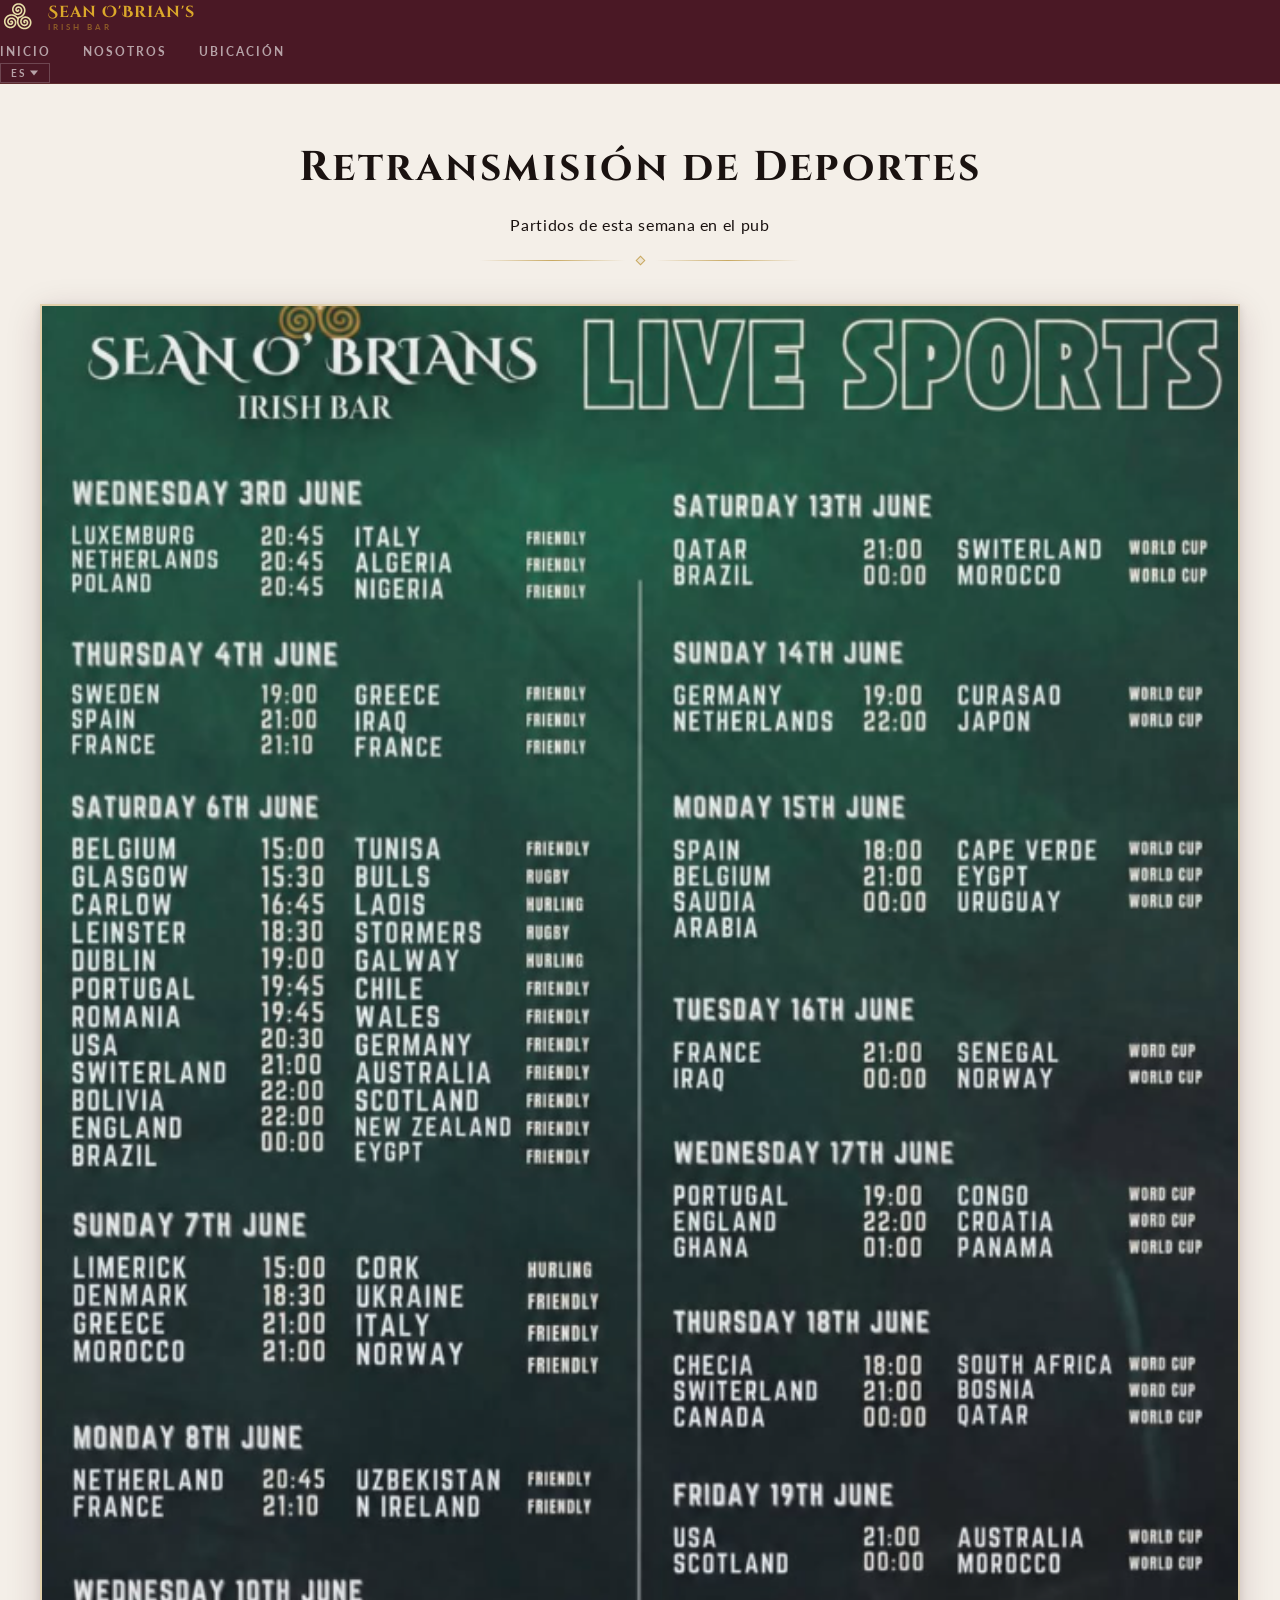
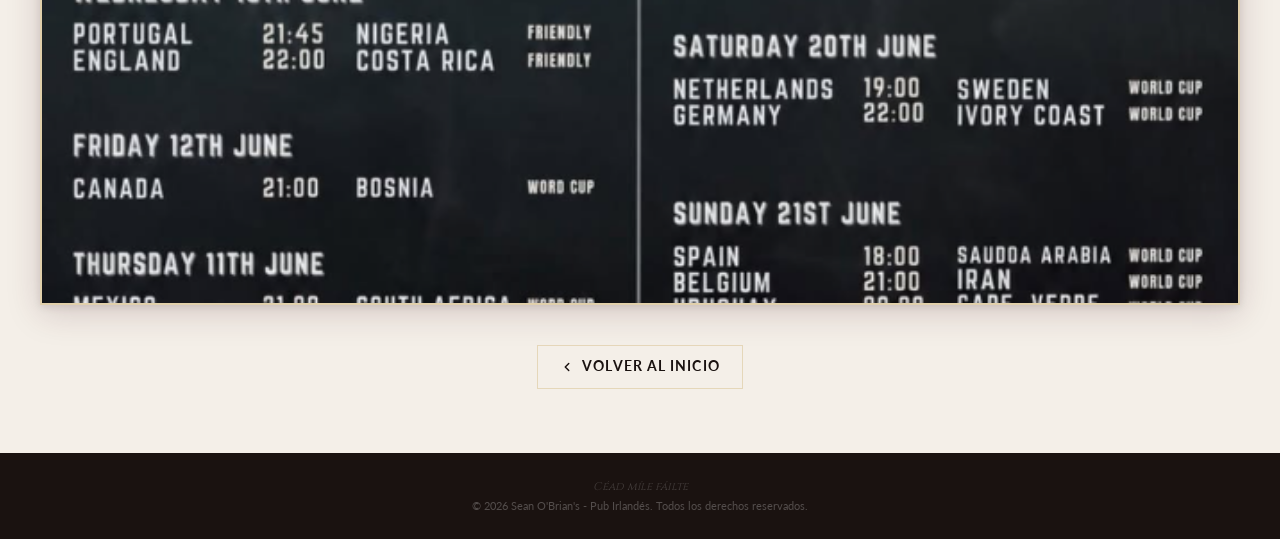
<file: sports.html>
<!DOCTYPE html>
<html lang="es">
<head>
    <meta charset="UTF-8">
    <meta name="viewport" content="width=device-width, initial-scale=1.0">
    <title>Deportes en Directo - Sean O'Brian's Irish Pub Valencia</title>
    <meta name="description" content="Ver deportes en directo en Valencia ▸ Sean O'Brian's Irish Pub. Fútbol, rugby, NBA y más. Premier League, Six Nations y eventos especiales.">
    <link rel="canonical" href="https://seanobrians.com/sports.html">
    <link rel="alternate" hreflang="es" href="https://seanobrians.com/sports.html">
    <link rel="alternate" hreflang="en" href="https://seanobrians.com/en/coming-soon-sports.html">
    <link rel="alternate" hreflang="x-default" href="https://seanobrians.com/sports.html">
    <!-- Open Graph -->
    <meta property="og:title" content="Deportes en Directo - Sean O'Brian's Irish Pub Valencia">
    <meta property="og:description" content="Fútbol, rugby, NBA y más deportes en directo en el pub irlandés de Valencia.">
    <meta property="og:type" content="website">
    <meta property="og:url" content="https://seanobrians.com/sports.html">
    <meta property="og:image" content="https://seanobrians.com/sports.jpg">
    <meta property="og:locale" content="es_ES">
    <meta property="og:site_name" content="Sean O'Brian's Irish Pub Valencia">
    <meta name="robots" content="index, follow">
    <!-- Twitter Card -->
    <meta name="twitter:card" content="summary_large_image">
    <meta name="twitter:title" content="Deportes en Directo - Sean O'Brian's Irish Pub Valencia">
    <meta name="twitter:description" content="Fútbol, rugby, NBA y más deportes en directo en el pub irlandés de Valencia.">
    <meta name="twitter:image" content="https://seanobrians.com/sports.jpg">
        <link rel="preconnect" href="https://fonts.googleapis.com">
    <link rel="preconnect" href="https://fonts.gstatic.com" crossorigin>
    <link rel="stylesheet" href="https://fonts.googleapis.com/css2?family=Cinzel:wght@600;700;900&family=Cinzel+Decorative:wght@700&family=Lato:wght@400;600;700&display=swap" media="print" onload="this.media='all'">
    <noscript><link rel="stylesheet" href="https://fonts.googleapis.com/css2?family=Cinzel:wght@600;700;900&family=Cinzel+Decorative:wght@700&family=Lato:wght@400;600;700&display=swap"></noscript>
    <link rel="stylesheet" href="styles.css">
    <link rel="icon" href="logoTransparente.svg">
    <style>
        .sports-page {
            min-height: calc(100vh - 80px);
            background: var(--cream);
            padding: 3rem 0.5rem 4rem;
        }

        .sports-header {
            text-align: center;
            margin-bottom: 2.5rem;
        }

        .sports-header h1 {
            font-family: 'Cinzel', serif;
            font-size: clamp(1.6rem, 5vw, 2.6rem);
            color: var(--primary-green);
            letter-spacing: 0.06em;
            margin: 0 0 0.5rem;
        }

        .sports-header .subtitle {
            font-family: 'Lato', sans-serif;
            font-size: 1rem;
            color: var(--text-secondary);
            letter-spacing: 0.04em;
        }

        .sports-header .gold-rule {
            display: flex;
            align-items: center;
            gap: 0.75rem;
            width: min(60%, 320px);
            margin: 1.2rem auto 0;
        }

        .sports-header .gold-rule span {
            flex: 1;
            height: 1px;
            background: linear-gradient(90deg, transparent, var(--gold), transparent);
        }

        .sports-header .gold-rule i {
            width: 7px;
            height: 7px;
            border: 1px solid var(--gold);
            transform: rotate(45deg);
            background: rgba(201, 169, 97, 0.15);
            flex-shrink: 0;
        }

        .fixture-container {
            max-width: 1200px;
            margin: 0 auto;
        }

        .fixture-img {
            display: block;
            width: 100%;
            height: auto;
            border: 2px solid rgba(201, 169, 97, 0.45);
            box-shadow: 0 8px 32px rgba(74, 24, 37, 0.18), 0 2px 8px rgba(0,0,0,0.1);
        }

        .no-fixture {
            text-align: center;
            padding: 4rem 1rem;
            color: var(--text-secondary);
            font-family: 'Cinzel', serif;
            font-size: 1.1rem;
            letter-spacing: 0.06em;
        }

        .back-button {
            display: inline-flex;
            align-items: center;
            gap: 0.5rem;
            margin-top: 2.5rem;
            padding: 0.6rem 1.4rem;
            background: var(--primary-green);
            color: var(--light-gold);
            font-family: 'Lato', sans-serif;
            font-size: 0.85rem;
            font-weight: 700;
            letter-spacing: 0.08em;
            text-transform: uppercase;
            text-decoration: none;
            border: 1px solid rgba(201, 169, 97, 0.35);
            transition: var(--transition);
        }

        .back-button:hover {
            background: var(--dark-green);
            border-color: rgba(201, 169, 97, 0.7);
            color: #f0c844;
        }

        .back-button svg {
            width: 14px;
            height: 14px;
            fill: none;
            stroke: currentColor;
            stroke-width: 2.5;
            stroke-linecap: round;
            stroke-linejoin: round;
        }

        @media (max-width: 600px) {
            .sports-page { padding: 1.5rem 0 3rem; }
            .fixture-container { padding: 0; }
            .fixture-img { border-left: none; border-right: none; border-width: 1px; }
        }
    </style>
</head>
<body>
    <!-- Navegación -->
    <nav class="navbar">
        <div class="container">
            <div class="logo">
                <a href="index.html">
                    <img src="logoTransparente.svg" alt="Sean O'Brian's logo" class="logo-shamrock">
                    <div class="logo-text">
                        <span class="logo-name">Sean O'Brian's</span>
                        <span class="logo-sub">Irish Bar</span>
                    </div>
                </a>
            </div>
            <ul class="nav-links">
                <li><a href="index.html#inicio" data-i18n="nav.home">Inicio</a></li>
                <li><a href="index.html#sobre-nosotros" data-i18n="nav.about">Nosotros</a></li>
                <li><a href="index.html#ubicacion" data-i18n="nav.location">Ubicación</a></li>
            </ul>
            <div class="lang-switcher">
                <button id="langToggle">
                    <span id="langCurrent">ES</span>
                    <svg viewBox="0 0 10 6" xmlns="http://www.w3.org/2000/svg"><path d="M0 0l5 6 5-6z"/></svg>
                </button>
                <ul class="lang-dropdown">
                    <li><button data-lang="es">Español</button></li>
                    <li><button data-lang="en">English</button></li>
                </ul>
            </div>
        </div>
    </nav>

    <!-- Contenido principal -->
    <section class="sports-page">
        <div class="sports-header">
            <h1 data-i18n="sports.title">Retransmisión de Deportes</h1>
            <p class="subtitle" data-i18n="sports.week.subtitle">Partidos de esta semana en el pub</p>
            <div class="gold-rule"><span></span><i></i><span></span></div>
        </div>

        <div class="fixture-container">
            <img id="fixture-img" class="fixture-img" src="" alt="Partidos de esta semana">
            <p id="no-fixture" class="no-fixture" style="display:none" data-i18n="sports.no.fixture">
                Próximamente — partidos de esta semana
            </p>
        </div>

        <div style="text-align:center">
            <a href="index.html" class="back-button">
                <svg viewBox="0 0 24 24"><polyline points="15 18 9 12 15 6"/></svg>
                <span data-i18n="back.btn">Volver al Inicio</span>
            </a>
        </div>
    </section>

    <!-- Footer -->
    <footer class="footer">
        <div class="container">
            <div class="footer-bottom">
                <p class="irish-blessing" data-i18n="footer.blessing">Céad míle fáilte</p>
                <p data-i18n="footer.rights">&copy; 2026 Sean O'Brian's - Pub Irlandés. Todos los derechos reservados.</p>
            </div>
        </div>
    </footer>

    <script src="sports-config.js"></script>
    <script src="translations.js"></script>
    <script>
        (function () {
            const img = document.getElementById('fixture-img');
            const noFixture = document.getElementById('no-fixture');
            if (SPORTS_CONFIG && SPORTS_CONFIG.image) {
                img.src = SPORTS_CONFIG.image;
                img.alt = 'Partidos de esta semana';
                img.onerror = function () {
                    img.style.display = 'none';
                    noFixture.style.display = 'block';
                };
            } else {
                img.style.display = 'none';
                noFixture.style.display = 'block';
            }
        })();
    </script>
</body>
</html>
</file>
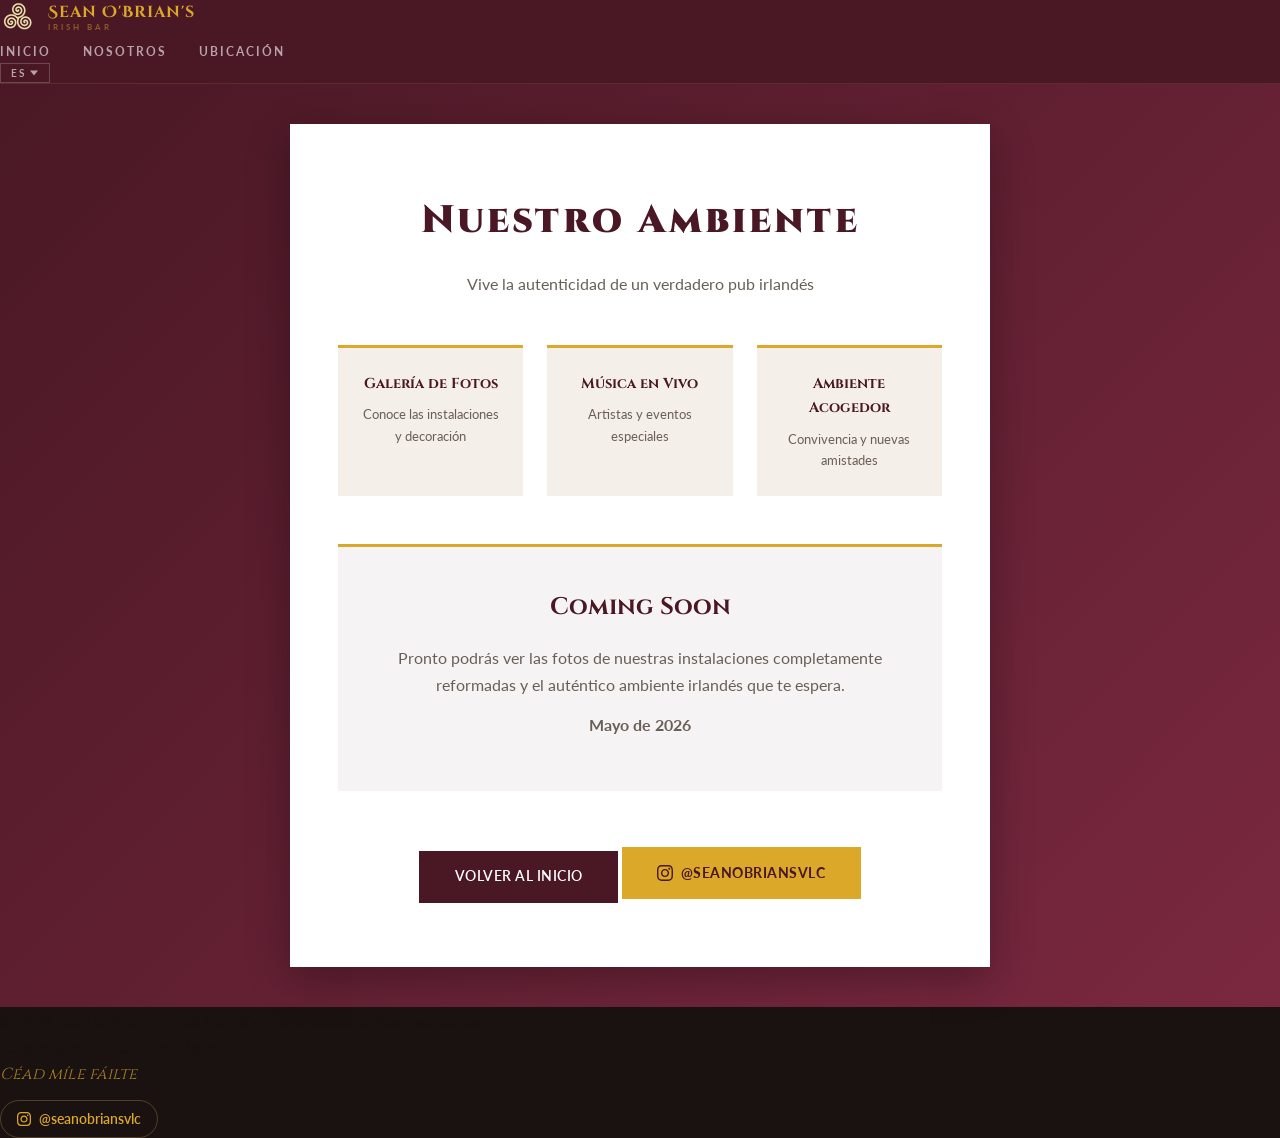
<file: en/coming-soon-atmosphere.html>
<!DOCTYPE html>
<html lang="en">
<head>
    <meta charset="UTF-8">
    <meta name="viewport" content="width=device-width, initial-scale=1.0">
    <title>Irish Pub Atmosphere Valencia - Sean O'Brian's</title>
    <meta name="description" content="Discover the atmosphere of the Irish pub in Valencia. Sean O'Brian's: authentic decor, live music and the warmth of a true Irish Pub in the heart of the city.">
    <meta name="robots" content="noindex, follow">
    <link rel="canonical" href="https://seanobrians.com/en/coming-soon-atmosphere.html">
    <link rel="alternate" hreflang="es" href="https://seanobrians.com/coming-soon-atmosphere.html">
    <link rel="alternate" hreflang="en" href="https://seanobrians.com/en/coming-soon-atmosphere.html">
    <link rel="alternate" hreflang="x-default" href="https://seanobrians.com/coming-soon-atmosphere.html">
    <!-- Open Graph -->
    <meta property="og:title" content="Authentic Atmosphere - Sean O'Brian's Irish Pub Valencia">
    <meta property="og:description" content="Authentic Irish decor, live music and the best atmosphere in Valencia. Sean O'Brian's, the Irish Pub where you'll feel right at home.">
    <meta property="og:type" content="website">
    <meta property="og:url" content="https://seanobrians.com/en/coming-soon-atmosphere.html">
    <meta property="og:image" content="https://seanobrians.com/atmosphere.jpg">
    <meta property="og:locale" content="en_GB">
    <meta property="og:locale:alternate" content="es_ES">
    <meta property="og:site_name" content="Sean O'Brian's Irish Pub Valencia">
    <!-- Twitter Card -->
    <meta name="twitter:card" content="summary_large_image">
    <meta name="twitter:title" content="Authentic Atmosphere - Sean O'Brian's Irish Pub Valencia">
    <meta name="twitter:description" content="Authentic Irish decor, live music and the best atmosphere in Valencia.">
    <meta name="twitter:image" content="https://seanobrians.com/atmosphere.jpg">
        <link rel="preconnect" href="https://fonts.googleapis.com">
    <link rel="preconnect" href="https://fonts.gstatic.com" crossorigin>
    <link rel="stylesheet" href="https://fonts.googleapis.com/css2?family=Cinzel:wght@600;700;900&family=Cinzel+Decorative:wght@700&family=Lato:wght@400;600;700&display=swap" media="print" onload="this.media='all'">
    <noscript><link rel="stylesheet" href="https://fonts.googleapis.com/css2?family=Cinzel:wght@600;700;900&family=Cinzel+Decorative:wght@700&family=Lato:wght@400;600;700&display=swap"></noscript>
    <link rel="stylesheet" href="../styles.css">
    <link rel="icon" href="../logoTransparente.svg">
    <script>if (!localStorage.getItem('lang')) localStorage.setItem('lang', 'en');</script>
</head>
<body>
    <!-- Navigation -->
    <nav class="navbar">
        <div class="container">
            <div class="logo">
                <a href="index.html">
                    <img src="../logoTransparente.svg" alt="Sean O'Brian's logo" class="logo-shamrock">
                    <div class="logo-text">
                        <span class="logo-name">Sean O'Brian's</span>
                        <span class="logo-sub">Irish Bar</span>
                    </div>
                </a>
            </div>
            <ul class="nav-links">
                <li><a href="index.html#inicio" data-i18n="nav.home">Home</a></li>
                <li><a href="index.html#sobre-nosotros" data-i18n="nav.about">About</a></li>
                <li><a href="index.html#ubicacion" data-i18n="nav.location">Location</a></li>
            </ul>
            <div class="lang-switcher">
                <button id="langToggle">
                    <span id="langCurrent">EN</span>
                    <svg viewBox="0 0 10 6" xmlns="http://www.w3.org/2000/svg"><path d="M0 0l5 6 5-6z"/></svg>
                </button>
                <ul class="lang-dropdown">
                    <li><button data-lang="es">Español</button></li>
                    <li><button data-lang="en">English</button></li>
                </ul>
            </div>

        </div>
    </nav>

    <!-- Coming Soon Section -->
    <section class="coming-soon">
        <div class="coming-soon-content">
            <h1 data-i18n="atmosphere.title">Our Atmosphere</h1>
            <p data-i18n="atmosphere.subtitle">Experience the authenticity of a true Irish pub</p>

            <div class="coming-soon-features">
                <div class="feature-item">
                    <h3 data-i18n="atmosphere.f1.title">Photo Gallery</h3>
                    <p data-i18n="atmosphere.f1.desc">Discover our facilities and decor</p>
                </div>
                <div class="feature-item">
                    <h3 data-i18n="atmosphere.f2.title">Live Music</h3>
                    <p data-i18n="atmosphere.f2.desc">Artists and special events</p>
                </div>
                <div class="feature-item">
                    <h3 data-i18n="atmosphere.f3.title">Welcoming Atmosphere</h3>
                    <p data-i18n="atmosphere.f3.desc">Great company and new friendships</p>
                </div>
            </div>

            <div class="coming-soon-message">
                <h2 data-i18n="coming.title">Coming Soon</h2>
                <p data-i18n="atmosphere.coming.p">Soon you will be able to see photos of our fully renovated facilities and the authentic Irish atmosphere that awaits you.</p>
                <p class="opening-text" data-i18n="coming.date">May 2026</p>
            </div>

            <a href="index.html" class="back-button" data-i18n="back.btn">Back to Home</a>
            <a href="https://www.instagram.com/seanobriansvlc" target="_blank" class="instagram-btn">
                <svg viewBox="0 0 24 24" xmlns="http://www.w3.org/2000/svg"><path d="M12 2.163c3.204 0 3.584.012 4.85.07 3.252.148 4.771 1.691 4.919 4.919.058 1.265.069 1.645.069 4.849 0 3.205-.012 3.584-.069 4.849-.149 3.225-1.664 4.771-4.919 4.919-1.266.058-1.644.07-4.85.07-3.204 0-3.584-.012-4.849-.07-3.26-.149-4.771-1.699-4.919-4.92-.058-1.265-.07-1.644-.07-4.849 0-3.204.013-3.583.07-4.849.149-3.227 1.664-4.771 4.919-4.919 1.266-.057 1.645-.069 4.849-.069zm0-2.163c-3.259 0-3.667.014-4.947.072-4.358.2-6.78 2.618-6.98 6.98-.059 1.281-.073 1.689-.073 4.948 0 3.259.014 3.668.072 4.948.2 4.358 2.618 6.78 6.98 6.98 1.281.058 1.689.072 4.948.072 3.259 0 3.668-.014 4.948-.072 4.354-.2 6.782-2.618 6.979-6.98.059-1.28.073-1.689.073-4.948 0-3.259-.014-3.667-.072-4.947-.196-4.354-2.617-6.78-6.979-6.98-1.281-.059-1.69-.073-4.949-.073zm0 5.838c-3.403 0-6.162 2.759-6.162 6.162s2.759 6.163 6.162 6.163 6.162-2.759 6.162-6.163c0-3.403-2.759-6.162-6.162-6.162zm0 10.162c-2.209 0-4-1.79-4-4 0-2.209 1.791-4 4-4s4 1.791 4 4c0 2.21-1.791 4-4 4zm6.406-11.845c-.796 0-1.441.645-1.441 1.44s.645 1.44 1.441 1.44c.795 0 1.439-.645 1.439-1.44s-.644-1.44-1.439-1.44z"/></svg>
                @seanobriansvlc
            </a>
        </div>
    </section>

    <!-- Footer -->
    <footer class="footer">
        <div class="container">
            <p data-i18n="footer.rights">© 2026 Sean O'Brian's - Irish Pub. All rights reserved.</p>
            <p data-i18n="footer.address">Calle Argenter Suárez, 9 · Valencia | Opening May 2026</p>
            <p class="irish-blessing" data-i18n="footer.blessing">Céad míle fáilte</p>
            <a href="https://www.instagram.com/seanobriansvlc" target="_blank" class="footer-instagram">
                <svg viewBox="0 0 24 24" xmlns="http://www.w3.org/2000/svg"><path d="M12 2.163c3.204 0 3.584.012 4.85.07 3.252.148 4.771 1.691 4.919 4.919.058 1.265.069 1.645.069 4.849 0 3.205-.012 3.584-.069 4.849-.149 3.225-1.664 4.771-4.919 4.919-1.266.058-1.644.07-4.85.07-3.204 0-3.584-.012-4.849-.07-3.26-.149-4.771-1.699-4.919-4.92-.058-1.265-.07-1.644-.07-4.849 0-3.204.013-3.583.07-4.849.149-3.227 1.664-4.771 4.919-4.919 1.266-.057 1.645-.069 4.849-.069zm0-2.163c-3.259 0-3.667.014-4.947.072-4.358.2-6.78 2.618-6.98 6.98-.059 1.281-.073 1.689-.073 4.948 0 3.259.014 3.668.072 4.948.2 4.358 2.618 6.78 6.98 6.98 1.281.058 1.689.072 4.948.072 3.259 0 3.668-.014 4.948-.072 4.354-.2 6.782-2.618 6.979-6.98.059-1.28.073-1.689.073-4.948 0-3.259-.014-3.667-.072-4.947-.196-4.354-2.617-6.78-6.979-6.98-1.281-.059-1.69-.073-4.949-.073zm0 5.838c-3.403 0-6.162 2.759-6.162 6.162s2.759 6.163 6.162 6.163 6.162-2.759 6.162-6.163c0-3.403-2.759-6.162-6.162-6.162zm0 10.162c-2.209 0-4-1.79-4-4 0-2.209 1.791-4 4-4s4 1.791 4 4c0 2.21-1.791 4-4 4zm6.406-11.845c-.796 0-1.441.645-1.441 1.44s.645 1.44 1.441 1.44c.795 0 1.439-.645 1.439-1.44s-.644-1.44-1.439-1.44z"/></svg>
                @seanobriansvlc
            </a>
        </div>
    </footer>
    <script src="../translations.js"></script>
</body>
</html>
</file>
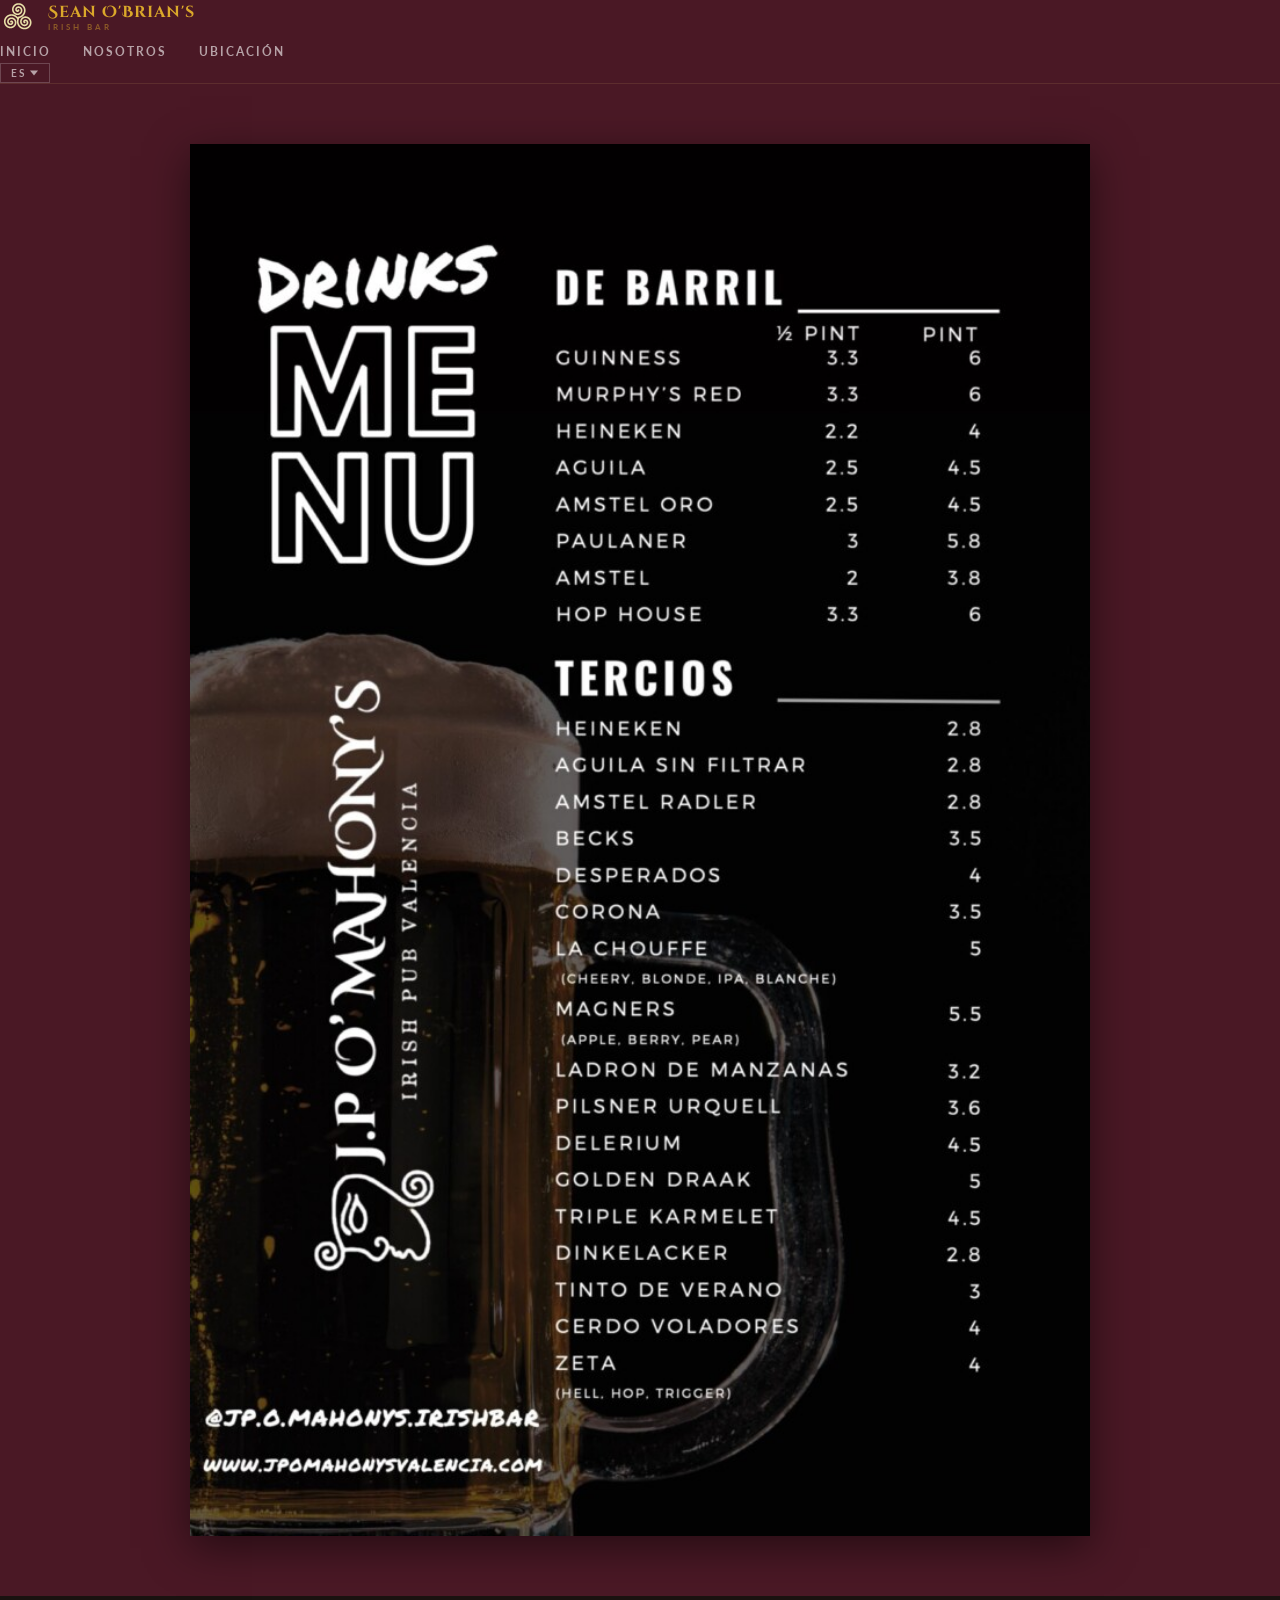
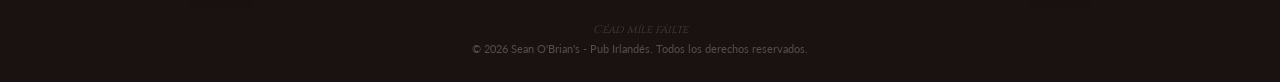
<file: en/coming-soon-beers.html>
<!DOCTYPE html>
<html lang="en">
<head>
    <meta charset="UTF-8">
    <meta name="viewport" content="width=device-width, initial-scale=1.0">
    <title>Irish Beers Valencia - Sean O'Brian's Irish Pub</title>
    <meta name="description" content="Irish beers in Valencia ▸ Guinness, Kilkenny and premium selection of craft and imported beers at Sean O'Brian's, the authentic Irish Pub in Valencia.">
    <meta name="robots" content="noindex, follow">
    <link rel="canonical" href="https://seanobrians.com/en/coming-soon-beers.html">
    <link rel="alternate" hreflang="es" href="https://seanobrians.com/coming-soon-beers.html">
    <link rel="alternate" hreflang="en" href="https://seanobrians.com/en/coming-soon-beers.html">
    <link rel="alternate" hreflang="x-default" href="https://seanobrians.com/coming-soon-beers.html">
    <!-- Open Graph -->
    <meta property="og:title" content="Irish Beers in Valencia - Sean O'Brian's Irish Pub">
    <meta property="og:description" content="Guinness, Kilkenny and the best selection of Irish and imported beers in Valencia. The authentic Irish Pub in the heart of the city.">
    <meta property="og:type" content="website">
    <meta property="og:url" content="https://seanobrians.com/en/coming-soon-beers.html">
    <meta property="og:image" content="https://seanobrians.com/guinness.jpg">
    <meta property="og:locale" content="en_GB">
    <meta property="og:locale:alternate" content="es_ES">
    <meta property="og:site_name" content="Sean O'Brian's Irish Pub Valencia">
    <!-- Twitter Card -->
    <meta name="twitter:card" content="summary_large_image">
    <meta name="twitter:title" content="Irish Beers in Valencia - Sean O'Brian's Irish Pub">
    <meta name="twitter:description" content="Guinness, Kilkenny and the best selection of Irish and imported beers in Valencia.">
    <meta name="twitter:image" content="https://seanobrians.com/guinness.jpg">
        <link rel="preconnect" href="https://fonts.googleapis.com">
    <link rel="preconnect" href="https://fonts.gstatic.com" crossorigin>
    <link rel="stylesheet" href="https://fonts.googleapis.com/css2?family=Cinzel:wght@600;700;900&family=Cinzel+Decorative:wght@700&family=Lato:wght@400;600;700&display=swap" media="print" onload="this.media='all'">
    <noscript><link rel="stylesheet" href="https://fonts.googleapis.com/css2?family=Cinzel:wght@600;700;900&family=Cinzel+Decorative:wght@700&family=Lato:wght@400;600;700&display=swap"></noscript>
    <link rel="stylesheet" href="../styles.css">
    <link rel="icon" href="../logoTransparente.svg">
    <script>if (!localStorage.getItem('lang')) localStorage.setItem('lang', 'en');</script>
</head>
<body>
    <!-- Navigation -->
    <nav class="navbar">
        <div class="container">
            <div class="logo">
                <a href="index.html">
                    <img src="../logoTransparente.svg" alt="Sean O'Brian's logo" class="logo-shamrock">
                    <div class="logo-text">
                        <span class="logo-name">Sean O'Brian's</span>
                        <span class="logo-sub">Irish Bar</span>
                    </div>
                </a>
            </div>
            <ul class="nav-links">
                <li><a href="index.html#inicio" data-i18n="nav.home">Home</a></li>
                <li><a href="index.html#sobre-nosotros" data-i18n="nav.about">About</a></li>
                <li><a href="index.html#ubicacion" data-i18n="nav.location">Location</a></li>
            </ul>
            <div class="lang-switcher">
                <button id="langToggle">
                    <span id="langCurrent">EN</span>
                    <svg viewBox="0 0 10 6" xmlns="http://www.w3.org/2000/svg"><path d="M0 0l5 6 5-6z"/></svg>
                </button>
                <ul class="lang-dropdown">
                    <li><button data-lang="es">Español</button></li>
                    <li><button data-lang="en">English</button></li>
                </ul>
            </div>

        </div>
    </nav>

    <!-- Beers Section -->
    <section class="beers-page">
        <div class="beers-hero">
            <img src="../drinks.jpeg" alt="Irish beers at Sean O'Brian's" class="beers-hero-img">
            <div class="beers-hero-overlay"></div>
        </div>
    </section>

    <!-- Footer -->
    <footer class="footer">
        <div class="container">
            <div class="footer-bottom">
                <p class="irish-blessing" data-i18n="footer.blessing">Céad míle fáilte</p>
                <p data-i18n="footer.rights">© 2026 Sean O'Brian's - Irish Pub. All rights reserved.</p>
            </div>
        </div>
    </footer>
    <script src="../translations.js"></script>
</body>
</html>
</file>
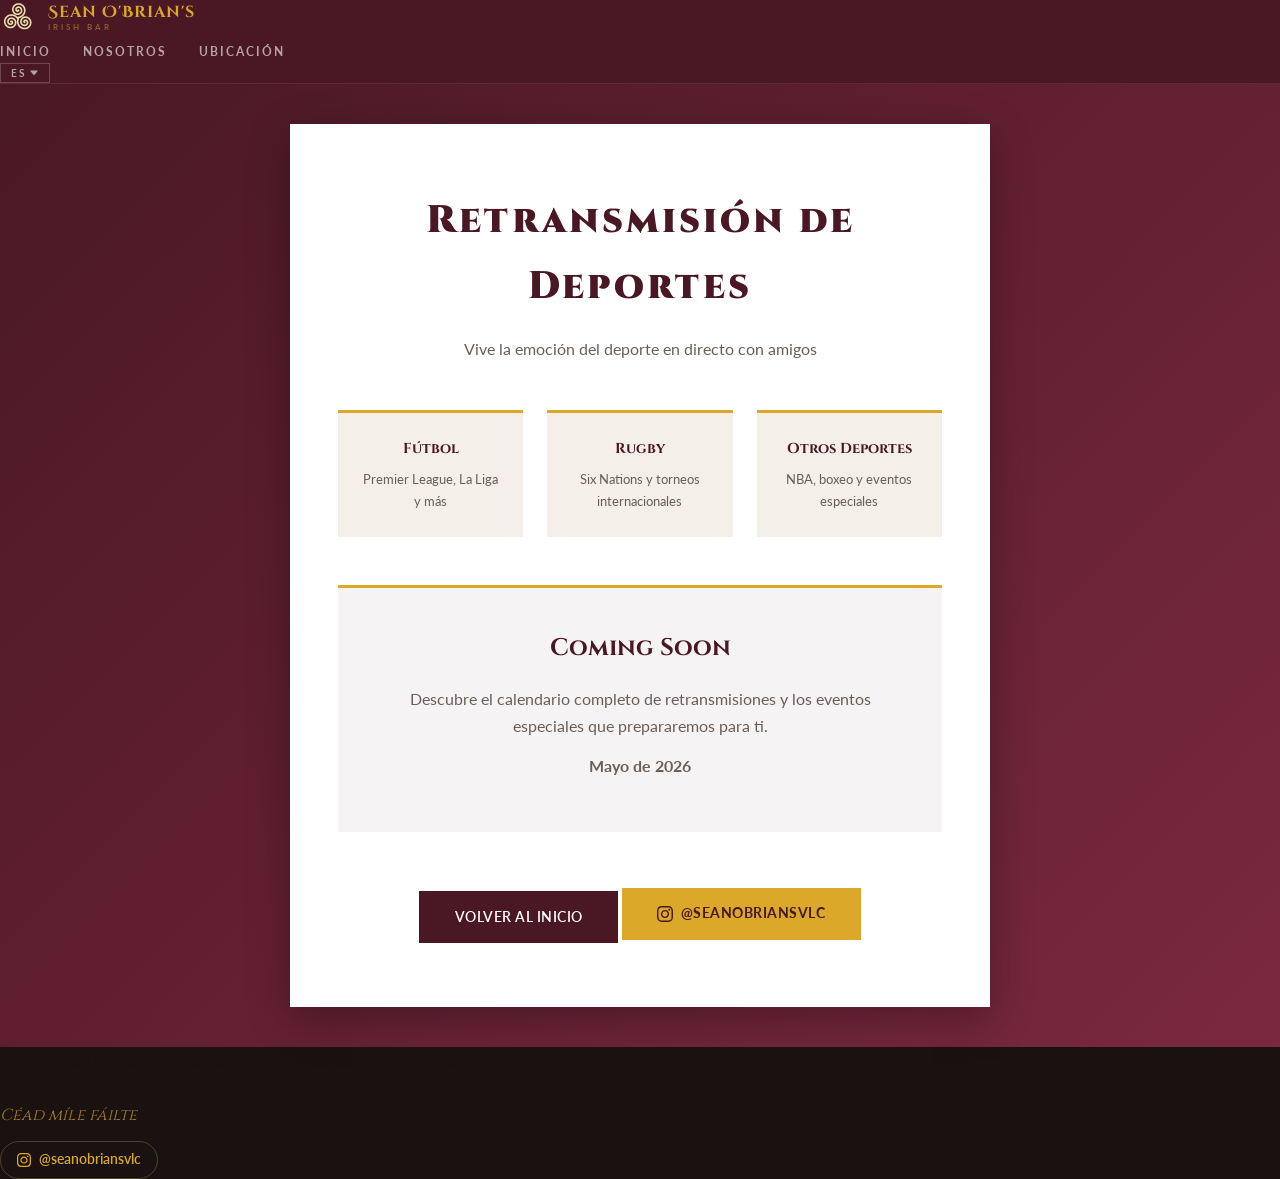
<file: en/coming-soon-sports.html>
<!DOCTYPE html>
<html lang="en">
<head>
    <meta charset="UTF-8">
    <meta name="viewport" content="width=device-width, initial-scale=1.0">
    <title>Watch Live Sports Valencia - Sean O'Brian's Irish Pub</title>
    <meta name="description" content="Watch live sports in Valencia ▸ Sean O'Brian's Irish Pub. Football, rugby, NBA and more. Premier League, Six Nations and special events at the Irish pub in Valencia.">
    <meta name="robots" content="noindex, follow">
    <link rel="canonical" href="https://seanobrians.com/en/coming-soon-sports.html">
    <link rel="alternate" hreflang="es" href="https://seanobrians.com/coming-soon-sports.html">
    <link rel="alternate" hreflang="en" href="https://seanobrians.com/en/coming-soon-sports.html">
    <link rel="alternate" hreflang="x-default" href="https://seanobrians.com/coming-soon-sports.html">
    <!-- Open Graph -->
    <meta property="og:title" content="Live Sports Valencia - Sean O'Brian's Irish Pub">
    <meta property="og:description" content="Football, rugby, NBA and more live sports at the Irish pub in Valencia. Premier League, Six Nations and special events. Best atmosphere guaranteed.">
    <meta property="og:type" content="website">
    <meta property="og:url" content="https://seanobrians.com/en/coming-soon-sports.html">
    <meta property="og:image" content="https://seanobrians.com/sports.jpg">
    <meta property="og:locale" content="en_GB">
    <meta property="og:locale:alternate" content="es_ES">
    <meta property="og:site_name" content="Sean O'Brian's Irish Pub Valencia">
    <!-- Twitter Card -->
    <meta name="twitter:card" content="summary_large_image">
    <meta name="twitter:title" content="Live Sports Valencia - Sean O'Brian's Irish Pub">
    <meta name="twitter:description" content="Football, rugby, NBA and more live sports at the Irish pub in Valencia.">
    <meta name="twitter:image" content="https://seanobrians.com/sports.jpg">
        <link rel="preconnect" href="https://fonts.googleapis.com">
    <link rel="preconnect" href="https://fonts.gstatic.com" crossorigin>
    <link rel="stylesheet" href="https://fonts.googleapis.com/css2?family=Cinzel:wght@600;700;900&family=Cinzel+Decorative:wght@700&family=Lato:wght@400;600;700&display=swap" media="print" onload="this.media='all'">
    <noscript><link rel="stylesheet" href="https://fonts.googleapis.com/css2?family=Cinzel:wght@600;700;900&family=Cinzel+Decorative:wght@700&family=Lato:wght@400;600;700&display=swap"></noscript>
    <link rel="stylesheet" href="../styles.css">
    <link rel="icon" href="../logoTransparente.svg">
    <script>if (!localStorage.getItem('lang')) localStorage.setItem('lang', 'en');</script>
</head>
<body>
    <!-- Navigation -->
    <nav class="navbar">
        <div class="container">
            <div class="logo">
                <a href="index.html">
                    <img src="../logoTransparente.svg" alt="Sean O'Brian's logo" class="logo-shamrock">
                    <div class="logo-text">
                        <span class="logo-name">Sean O'Brian's</span>
                        <span class="logo-sub">Irish Bar</span>
                    </div>
                </a>
            </div>
            <ul class="nav-links">
                <li><a href="index.html#inicio" data-i18n="nav.home">Home</a></li>
                <li><a href="index.html#sobre-nosotros" data-i18n="nav.about">About</a></li>
                <li><a href="index.html#ubicacion" data-i18n="nav.location">Location</a></li>
            </ul>
            <div class="lang-switcher">
                <button id="langToggle">
                    <span id="langCurrent">EN</span>
                    <svg viewBox="0 0 10 6" xmlns="http://www.w3.org/2000/svg"><path d="M0 0l5 6 5-6z"/></svg>
                </button>
                <ul class="lang-dropdown">
                    <li><button data-lang="es">Español</button></li>
                    <li><button data-lang="en">English</button></li>
                </ul>
            </div>

        </div>
    </nav>

    <!-- Coming Soon Section -->
    <section class="coming-soon">
        <div class="coming-soon-content">
            <h1 data-i18n="sports.title">Live Sports</h1>
            <p data-i18n="sports.subtitle">Feel the thrill of live sport with friends</p>

            <div class="coming-soon-features">
                <div class="feature-item">
                    <h3 data-i18n="sports.f1.title">Football</h3>
                    <p data-i18n="sports.f1.desc">Premier League, La Liga and more</p>
                </div>
                <div class="feature-item">
                    <h3 data-i18n="sports.f2.title">Rugby</h3>
                    <p data-i18n="sports.f2.desc">Six Nations and international tournaments</p>
                </div>
                <div class="feature-item">
                    <h3 data-i18n="sports.f3.title">Other Sports</h3>
                    <p data-i18n="sports.f3.desc">NBA, boxing and special events</p>
                </div>
            </div>

            <div class="coming-soon-message">
                <h2 data-i18n="coming.title">Coming Soon</h2>
                <p data-i18n="sports.coming.p">Discover the full broadcast schedule and the special events we will prepare for you.</p>
                <p class="opening-text" data-i18n="coming.date">May 2026</p>
            </div>

            <a href="index.html" class="back-button" data-i18n="back.btn">Back to Home</a>
            <a href="https://www.instagram.com/seanobriansvlc" target="_blank" class="instagram-btn">
                <svg viewBox="0 0 24 24" xmlns="http://www.w3.org/2000/svg"><path d="M12 2.163c3.204 0 3.584.012 4.85.07 3.252.148 4.771 1.691 4.919 4.919.058 1.265.069 1.645.069 4.849 0 3.205-.012 3.584-.069 4.849-.149 3.225-1.664 4.771-4.919 4.919-1.266.058-1.644.07-4.85.07-3.204 0-3.584-.012-4.849-.07-3.26-.149-4.771-1.699-4.919-4.92-.058-1.265-.07-1.644-.07-4.849 0-3.204.013-3.583.07-4.849.149-3.227 1.664-4.771 4.919-4.919 1.266-.057 1.645-.069 4.849-.069zm0-2.163c-3.259 0-3.667.014-4.947.072-4.358.2-6.78 2.618-6.98 6.98-.059 1.281-.073 1.689-.073 4.948 0 3.259.014 3.668.072 4.948.2 4.358 2.618 6.78 6.98 6.98 1.281.058 1.689.072 4.948.072 3.259 0 3.668-.014 4.948-.072 4.354-.2 6.782-2.618 6.979-6.98.059-1.28.073-1.689.073-4.948 0-3.259-.014-3.667-.072-4.947-.196-4.354-2.617-6.78-6.979-6.98-1.281-.059-1.69-.073-4.949-.073zm0 5.838c-3.403 0-6.162 2.759-6.162 6.162s2.759 6.163 6.162 6.163 6.162-2.759 6.162-6.163c0-3.403-2.759-6.162-6.162-6.162zm0 10.162c-2.209 0-4-1.79-4-4 0-2.209 1.791-4 4-4s4 1.791 4 4c0 2.21-1.791 4-4 4zm6.406-11.845c-.796 0-1.441.645-1.441 1.44s.645 1.44 1.441 1.44c.795 0 1.439-.645 1.439-1.44s-.644-1.44-1.439-1.44z"/></svg>
                @seanobriansvlc
            </a>
        </div>
    </section>

    <!-- Footer -->
    <footer class="footer">
        <div class="container">
            <p data-i18n="footer.rights">© 2026 Sean O'Brian's - Irish Pub. All rights reserved.</p>
            <p data-i18n="footer.address">Calle Argenter Suárez, 9 · Valencia | Opening May 2026</p>
            <p class="irish-blessing" data-i18n="footer.blessing">Céad míle fáilte</p>
            <a href="https://www.instagram.com/seanobriansvlc" target="_blank" class="footer-instagram">
                <svg viewBox="0 0 24 24" xmlns="http://www.w3.org/2000/svg"><path d="M12 2.163c3.204 0 3.584.012 4.85.07 3.252.148 4.771 1.691 4.919 4.919.058 1.265.069 1.645.069 4.849 0 3.205-.012 3.584-.069 4.849-.149 3.225-1.664 4.771-4.919 4.919-1.266.058-1.644.07-4.85.07-3.204 0-3.584-.012-4.849-.07-3.26-.149-4.771-1.699-4.919-4.92-.058-1.265-.07-1.644-.07-4.849 0-3.204.013-3.583.07-4.849.149-3.227 1.664-4.771 4.919-4.919 1.266-.057 1.645-.069 4.849-.069zm0-2.163c-3.259 0-3.667.014-4.947.072-4.358.2-6.78 2.618-6.98 6.98-.059 1.281-.073 1.689-.073 4.948 0 3.259.014 3.668.072 4.948.2 4.358 2.618 6.78 6.98 6.98 1.281.058 1.689.072 4.948.072 3.259 0 3.668-.014 4.948-.072 4.354-.2 6.782-2.618 6.979-6.98.059-1.28.073-1.689.073-4.948 0-3.259-.014-3.667-.072-4.947-.196-4.354-2.617-6.78-6.979-6.98-1.281-.059-1.69-.073-4.949-.073zm0 5.838c-3.403 0-6.162 2.759-6.162 6.162s2.759 6.163 6.162 6.163 6.162-2.759 6.162-6.163c0-3.403-2.759-6.162-6.162-6.162zm0 10.162c-2.209 0-4-1.79-4-4 0-2.209 1.791-4 4-4s4 1.791 4 4c0 2.21-1.791 4-4 4zm6.406-11.845c-.796 0-1.441.645-1.441 1.44s.645 1.44 1.441 1.44c.795 0 1.439-.645 1.439-1.44s-.644-1.44-1.439-1.44z"/></svg>
                @seanobriansvlc
            </a>
        </div>
    </footer>
    <script src="../translations.js"></script>
</body>
</html>
</file>
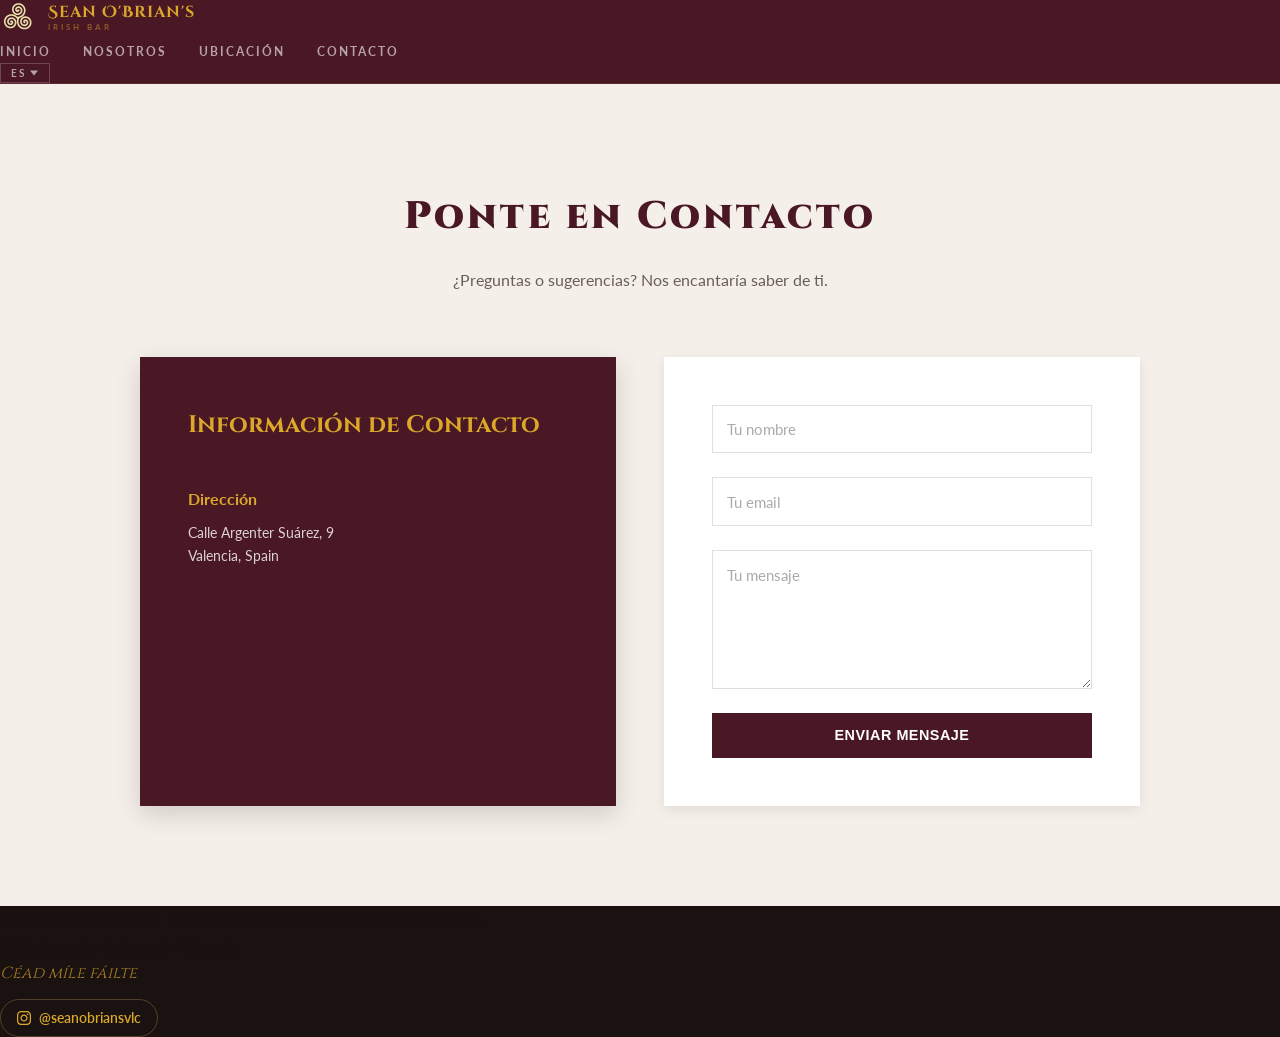
<file: en/contact.html>
<!DOCTYPE html>
<html lang="en">
<head>
    <meta charset="UTF-8">
    <meta name="viewport" content="width=device-width, initial-scale=1.0">
    <title>Contact - Sean O'Brian's Irish Pub Valencia</title>
    <meta name="description" content="Contact Sean O'Brian's, the Irish pub in Valencia. Find us at Calle Argenter Suárez, 9. Write to us and we'll get back to you as soon as possible.">
    <link rel="canonical" href="https://seanobrians.com/en/contact.html">
    <link rel="alternate" hreflang="es" href="https://seanobrians.com/contact.html">
    <link rel="alternate" hreflang="en" href="https://seanobrians.com/en/contact.html">
    <link rel="alternate" hreflang="x-default" href="https://seanobrians.com/contact.html">
    <!-- Open Graph -->
    <meta property="og:title" content="Contact - Sean O'Brian's Irish Pub Valencia">
    <meta property="og:description" content="Contact the Irish pub in Valencia. Calle Argenter Suárez, 9. Write to us and we'll get back to you as soon as possible.">
    <meta property="og:type" content="website">
    <meta property="og:url" content="https://seanobrians.com/en/contact.html">
    <meta property="og:image" content="https://seanobrians.com/guinness.jpg">
    <meta property="og:locale" content="en_GB">
    <meta property="og:locale:alternate" content="es_ES">
    <meta property="og:site_name" content="Sean O'Brian's Irish Pub Valencia">
    <!-- Twitter Card -->
    <meta name="twitter:card" content="summary_large_image">
    <meta name="twitter:title" content="Contact - Sean O'Brian's Irish Pub Valencia">
    <meta name="twitter:description" content="Contact the Irish pub in Valencia. Calle Argenter Suárez, 9.">
    <meta name="twitter:image" content="https://seanobrians.com/guinness.jpg">
        <link rel="preconnect" href="https://fonts.googleapis.com">
    <link rel="preconnect" href="https://fonts.gstatic.com" crossorigin>
    <link rel="stylesheet" href="https://fonts.googleapis.com/css2?family=Cinzel:wght@600;700;900&family=Cinzel+Decorative:wght@700&family=Lato:wght@400;600;700&display=swap" media="print" onload="this.media='all'">
    <noscript><link rel="stylesheet" href="https://fonts.googleapis.com/css2?family=Cinzel:wght@600;700;900&family=Cinzel+Decorative:wght@700&family=Lato:wght@400;600;700&display=swap"></noscript>
    <link rel="stylesheet" href="../styles.css">
    <link rel="icon" href="../logoTransparente.svg">
    <script>if (!localStorage.getItem('lang')) localStorage.setItem('lang', 'en');</script>
</head>
<body>
    <!-- Navigation -->
    <nav class="navbar">
        <div class="container">
            <div class="logo">
                <a href="index.html">
                    <img src="../logoTransparente.svg" alt="Sean O'Brian's logo" class="logo-shamrock">
                    <div class="logo-text">
                        <span class="logo-name">Sean O'Brian's</span>
                        <span class="logo-sub">Irish Bar</span>
                    </div>
                </a>
            </div>
            <ul class="nav-links">
                <li><a href="index.html#inicio" data-i18n="nav.home">Home</a></li>
                <li><a href="index.html#sobre-nosotros" data-i18n="nav.about">About</a></li>
                <li><a href="index.html#ubicacion" data-i18n="nav.location">Location</a></li>
                <li><a href="contact.html" data-i18n="nav.contact">Contact</a></li>
            </ul>
            <div class="lang-switcher">
                <button id="langToggle">
                    <span id="langCurrent">EN</span>
                    <svg viewBox="0 0 10 6" xmlns="http://www.w3.org/2000/svg"><path d="M0 0l5 6 5-6z"/></svg>
                </button>
                <ul class="lang-dropdown">
                    <li><button data-lang="es">Español</button></li>
                    <li><button data-lang="en">English</button></li>
                </ul>
            </div>

        </div>
    </nav>

    <!-- Contact Section -->
    <section class="contact-page">
        <div class="container">
            <div class="contact-header">
                <h1 data-i18n="contact.title">Get in Touch</h1>
                <p data-i18n="contact.subtitle">Questions or suggestions? We would love to hear from you.</p>
            </div>
            <div class="contact-page-content">
                <div class="contact-info">
                    <h2 data-i18n="contact.info.title">Contact Information</h2>
                    <ul class="contact-list">
                        <li>
                            <div>
                                <h3 data-i18n="contact.address.label">Address</h3>
                                <p>Calle Argenter Suárez, 9<br>Valencia, Spain</p>
                            </div>
                        </li>
                        <li>
                            <div>
                                <h3 data-i18n="contact.opening.label">Opening</h3>
                                <p data-i18n="contact.opening.value">May 2026</p>
                            </div>
                        </li>
                    </ul>
                </div>
                <form class="contact-form">
                    <div class="form-group">
                        <input type="text" data-i18n-placeholder="contact.form.name" placeholder="Your name" required>
                    </div>
                    <div class="form-group">
                        <input type="email" data-i18n-placeholder="contact.form.email" placeholder="Your email" required>
                    </div>
                    <div class="form-group">
                        <textarea data-i18n-placeholder="contact.form.message" placeholder="Your message" rows="6" required></textarea>
                    </div>
                    <button type="submit" class="submit-btn" data-i18n="contact.form.submit">Send Message</button>
                </form>
            </div>
        </div>
    </section>

    <!-- Footer -->
    <footer class="footer">
        <div class="container">
            <p data-i18n="footer.rights">© 2026 Sean O'Brian's - Irish Pub. All rights reserved.</p>
            <p data-i18n="footer.address">Calle Argenter Suárez, 9 · Valencia | Opening May 2026</p>
            <p class="irish-blessing" data-i18n="footer.blessing">Céad míle fáilte</p>
            <a href="https://www.instagram.com/seanobriansvlc" target="_blank" class="footer-instagram">
                <svg viewBox="0 0 24 24" xmlns="http://www.w3.org/2000/svg"><path d="M12 2.163c3.204 0 3.584.012 4.85.07 3.252.148 4.771 1.691 4.919 4.919.058 1.265.069 1.645.069 4.849 0 3.205-.012 3.584-.069 4.849-.149 3.225-1.664 4.771-4.919 4.919-1.266.058-1.644.07-4.85.07-3.204 0-3.584-.012-4.849-.07-3.26-.149-4.771-1.699-4.919-4.92-.058-1.265-.07-1.644-.07-4.849 0-3.204.013-3.583.07-4.849.149-3.227 1.664-4.771 4.919-4.919 1.266-.057 1.645-.069 4.849-.069zm0-2.163c-3.259 0-3.667.014-4.947.072-4.358.2-6.78 2.618-6.98 6.98-.059 1.281-.073 1.689-.073 4.948 0 3.259.014 3.668.072 4.948.2 4.358 2.618 6.78 6.98 6.98 1.281.058 1.689.072 4.948.072 3.259 0 3.668-.014 4.948-.072 4.354-.2 6.782-2.618 6.979-6.98.059-1.28.073-1.689.073-4.948 0-3.259-.014-3.667-.072-4.947-.196-4.354-2.617-6.78-6.979-6.98-1.281-.059-1.69-.073-4.949-.073zm0 5.838c-3.403 0-6.162 2.759-6.162 6.162s2.759 6.163 6.162 6.163 6.162-2.759 6.162-6.163c0-3.403-2.759-6.162-6.162-6.162zm0 10.162c-2.209 0-4-1.79-4-4 0-2.209 1.791-4 4-4s4 1.791 4 4c0 2.21-1.791 4-4 4zm6.406-11.845c-.796 0-1.441.645-1.441 1.44s.645 1.44 1.441 1.44c.795 0 1.439-.645 1.439-1.44s-.644-1.44-1.439-1.44z"/></svg>
                @seanobriansvlc
            </a>
        </div>
    </footer>
    <script src="../translations.js"></script>
</body>
</html>
</file>
<file: styles.css>
/* ─── VARIABLES ─────────────────────────────────────────── */
:root {
    --fd:   'Trajan', 'Cinzel', serif;
    --flog: 'Trajan', 'Cinzel Decorative', serif;
    --fb:   'Lato', 'Segoe UI', sans-serif;

    --wine:  #4a1825;
    --wine2: #7a2840;
    --wine3: #963350;
    --gold:  #c9a961;
    --gold2: #dba82a;
    --white: #ffffff;
    --cream: #f4efe8;
    --paper: #faf7f3;
    --ink:   #1a1210;
    --muted: #6a5f57;
    --rule:  rgba(74, 24, 37, 0.18);

    --ease: all 0.25s ease;
}

/* ─── RESET ─────────────────────────────────────────────── */
*, *::before, *::after { margin: 0; padding: 0; box-sizing: border-box; }
html { scroll-behavior: smooth; }

body {
    font-family: var(--fb);
    background: var(--ink);
    color: var(--ink);
    font-size: 16px;
    line-height: 1.7;
}


/* ════════════════════════════════════════════════
   LANGUAGE SWITCHER (compartido entre páginas)
   ════════════════════════════════════════════════ */

.lang-switcher { position: relative; }

#langToggle {
    background: transparent;
    border: 1px solid rgba(255,255,255,0.22);
    color: rgba(255,255,255,0.65);
    padding: 0.22rem 0.65rem;
    cursor: pointer;
    font-family: var(--fb);
    font-size: 0.6rem;
    font-weight: 700;
    letter-spacing: 1.5px;
    display: flex;
    align-items: center;
    gap: 0.3rem;
    transition: var(--ease);
}
#langToggle:hover { border-color: rgba(255,255,255,0.5); background: rgba(255,255,255,0.07); }
#langToggle svg { width: 8px; height: 8px; fill: currentColor; transition: transform 0.2s; }
.lang-switcher.open #langToggle svg { transform: rotate(180deg); }

.lang-dropdown {
    position: absolute;
    top: calc(100% + 6px);
    right: 0;
    background: #2d0f18;
    border: 1px solid rgba(201,169,97,0.2);
    list-style: none;
    min-width: 110px;
    opacity: 0;
    visibility: hidden;
    transform: translateY(-6px);
    transition: all 0.18s ease;
    z-index: 300;
    box-shadow: 0 8px 24px rgba(0,0,0,0.4);
}
.lang-switcher.open .lang-dropdown { opacity: 1; visibility: visible; transform: translateY(0); }

.lang-dropdown button {
    width: 100%;
    background: transparent;
    border: none;
    color: rgba(255,255,255,0.65);
    padding: 0.55rem 1rem;
    text-align: left;
    cursor: pointer;
    font-family: var(--fb);
    font-size: 0.78rem;
    transition: var(--ease);
}
.lang-dropdown button:hover,
.lang-dropdown button.active { background: rgba(255,255,255,0.07); color: var(--gold2); }


/* ════════════════════════════════════════════════
   SECCIÓN 1: HERO (fondo vino oscuro)
   ════════════════════════════════════════════════ */

.home-hero {
    position: relative;
    min-height: 100vh;
    background: linear-gradient(160deg, var(--wine) 0%, #2a0e16 55%, #140810 100%);
    display: flex;
    flex-direction: column;
    overflow: hidden;
}

/* Foto de fondo sutil */
.home-hero::before {
    content: '';
    position: absolute;
    inset: 0;
    background: url('hero-bg.jpg') center / cover no-repeat;
    opacity: 0.1;
    z-index: 0;
}

/* Nav superior */
.home-nav {
    position: relative;
    z-index: 10;
    display: flex;
    align-items: center;
    justify-content: space-between;
    padding: 1.4rem 2.5rem;
    border-bottom: 1px solid rgba(201,169,97,0.1);
}

.home-nav-logo img {
    height: 34px;
    width: auto;
    display: block;
    transition: opacity 0.2s;
}
.home-nav-logo:hover img { opacity: 0.6; }

.home-nav-links {
    display: flex;
    list-style: none;
    gap: 2.5rem;
}
.home-nav-links a {
    font-family: var(--fb);
    font-size: 0.62rem;
    font-weight: 700;
    letter-spacing: 2.5px;
    text-transform: uppercase;
    color: rgba(255,255,255,0.55);
    text-decoration: none;
    transition: color 0.2s;
}
.home-nav-links a:hover { color: var(--gold2); }

/* Contenido central */
.home-hero-content {
    position: relative;
    z-index: 5;
    flex: 1;
    display: flex;
    flex-direction: column;
    align-items: center;
    justify-content: center;
    text-align: center;
    padding: 3rem 2rem 5rem;
    animation: heroIn 1s ease-out both;
}

@keyframes heroIn {
    from { opacity: 0; transform: translateY(28px); }
    to   { opacity: 1; transform: translateY(0); }
}

.hero-logo-big {
    height: clamp(70px, 12vw, 130px);
    width: auto;
    margin-bottom: 2.5rem;
    filter: drop-shadow(0 6px 24px rgba(0,0,0,0.6));
    animation: heroIn 1s 0.1s ease-out both;
}

.hero-name {
    font-family: var(--flog);
    font-size: clamp(2.8rem, 9vw, 8.5rem);
    font-weight: 700;
    color: var(--gold2);
    letter-spacing: 8px;
    line-height: 1;
    text-shadow: 0 4px 30px rgba(0,0,0,0.6);
    animation: heroIn 1s 0.25s ease-out both;
}

.hero-sub {
    font-family: var(--fb);
    font-size: clamp(0.6rem, 1.4vw, 0.75rem);
    font-weight: 700;
    letter-spacing: 6px;
    text-transform: uppercase;
    color: rgba(255,255,255,0.4);
    margin-top: 1.2rem;
    animation: heroIn 1s 0.4s ease-out both;
}

.hero-divider {
    width: 56px;
    height: 1px;
    background: linear-gradient(to right, transparent, rgba(201,169,97,0.5), transparent);
    margin: 2.2rem auto;
    animation: heroIn 1s 0.55s ease-out both;
}

.hero-cta {
    display: inline-block;
    font-family: var(--fb);
    font-size: 0.65rem;
    font-weight: 700;
    letter-spacing: 3.5px;
    text-transform: uppercase;
    color: var(--wine);
    background: var(--gold2);
    text-decoration: none;
    padding: 0.9rem 2.8rem;
    transition: background 0.25s, transform 0.25s, box-shadow 0.25s;
    animation: heroIn 1s 0.7s ease-out both;
}
.hero-cta:hover {
    background: var(--gold);
    transform: translateY(-4px);
    box-shadow: 0 12px 30px rgba(219,168,42,0.25);
}

/* Indicador de scroll */
.hero-scroll {
    position: absolute;
    bottom: 2.5rem;
    left: 50%;
    transform: translateX(-50%);
    z-index: 5;
    display: block;
    text-decoration: none;
}
.hero-scroll-line {
    display: block;
    width: 1px;
    height: 55px;
    background: linear-gradient(to bottom, rgba(201,169,97,0.6), transparent);
    margin: 0 auto;
    animation: scrollPulse 2.2s ease-in-out infinite;
}
@keyframes scrollPulse {
    0%, 100% { opacity: 0.35; transform: scaleY(0.8); transform-origin: top; }
    50%       { opacity: 1;    transform: scaleY(1.1); transform-origin: top; }
}


/* ════════════════════════════════════════════════
   SECCIÓN 2: NOSOTROS (fondo crema, split 50/50)
   ════════════════════════════════════════════════ */

.about-band {
    display: grid;
    grid-template-columns: 1fr 1fr;
    min-height: 640px;
    background: var(--cream);
}

.about-image {
    overflow: hidden;
    position: relative;
}
.about-image img {
    width: 100%;
    height: 100%;
    object-fit: cover;
    display: block;
    transition: transform 0.8s ease;
}
.about-image:hover img { transform: scale(1.05); }

.about-text {
    padding: clamp(3.5rem, 7vw, 7rem) clamp(2.5rem, 5.5vw, 6rem);
    display: flex;
    flex-direction: column;
    justify-content: center;
    gap: 1.4rem;
    background: var(--cream);
}

/* Eyebrow compartido */
.band-eyebrow {
    display: inline-block;
    font-family: var(--fb);
    font-size: 0.56rem;
    font-weight: 700;
    letter-spacing: 4.5px;
    text-transform: uppercase;
    color: var(--wine2);
    padding-bottom: 0.6rem;
    border-bottom: 2px solid var(--gold2);
    width: fit-content;
}
.band-eyebrow.light { color: rgba(255,255,255,0.45); border-color: rgba(201,169,97,0.35); }
.band-eyebrow.dark  { color: var(--ink); border-color: var(--ink); }

.band-title {
    font-family: var(--fd);
    font-size: clamp(1.9rem, 4.5vw, 3.4rem);
    font-weight: 900;
    color: var(--wine);
    letter-spacing: 2px;
    line-height: 1.1;
}

.about-text p {
    font-size: 0.93rem;
    color: var(--muted);
    line-height: 1.9;
    max-width: 500px;
}

.about-hours {
    margin-top: 0.8rem;
    padding-top: 1.6rem;
    border-top: 1px solid var(--rule);
}
.about-hours-label {
    display: block;
    font-family: var(--fb);
    font-size: 0.54rem;
    font-weight: 700;
    letter-spacing: 3.5px;
    text-transform: uppercase;
    color: rgba(74,24,37,0.38);
    margin-bottom: 0.9rem;
}
.about-hour-row {
    display: flex;
    justify-content: space-between;
    align-items: center;
    font-size: 0.9rem;
    margin-bottom: 0.45rem;
    color: var(--ink);
    max-width: 300px;
}
.about-hour-row span:first-child {
    font-weight: 700;
    font-size: 0.7rem;
    letter-spacing: 1.5px;
    text-transform: uppercase;
    color: var(--wine);
}


/* ════════════════════════════════════════════════
   SECCIÓN 3: PROPUESTAS (fondo oscuro, 3 tarjetas)
   ════════════════════════════════════════════════ */

.offers-band {
    background: var(--ink);
    padding: clamp(3rem, 6vw, 6rem) clamp(1.5rem, 4vw, 4rem);
}

.offers-header {
    text-align: center;
    margin-bottom: clamp(2rem, 4vw, 4rem);
}

.offers-grid {
    display: grid;
    grid-template-columns: repeat(2, 1fr);
    gap: 3px;
    max-width: 1280px;
    margin: 0 auto;
}

.offer-card {
    position: relative;
    display: block;
    text-decoration: none;
    overflow: hidden;
    aspect-ratio: 3 / 4;
    background: #0d0608;
}

.offer-img {
    position: absolute;
    inset: 0;
}
.offer-img img {
    width: 100%;
    height: 100%;
    object-fit: cover;
    display: block;
    transition: transform 0.7s ease, filter 0.45s;
    filter: brightness(0.4) saturate(0.65);
}
.offer-card:hover .offer-img img {
    transform: scale(1.1);
    filter: brightness(0.6) saturate(1);
}

.offer-body {
    position: absolute;
    inset: 0;
    display: flex;
    flex-direction: column;
    justify-content: flex-end;
    padding: 2rem 1.8rem;
    background: linear-gradient(to top, rgba(0,0,0,0.88) 0%, rgba(0,0,0,0.08) 65%, transparent 100%);
}

.offer-num {
    display: block;
    font-family: var(--fd);
    font-size: 0.58rem;
    font-weight: 700;
    letter-spacing: 3.5px;
    color: var(--gold2);
    margin-bottom: 0.6rem;
    opacity: 0.75;
}

.offer-body h3 {
    font-family: var(--fd);
    font-size: clamp(0.88rem, 1.6vw, 1.15rem);
    font-weight: 700;
    color: var(--white);
    letter-spacing: 0.8px;
    line-height: 1.3;
    margin-bottom: 0.55rem;
}

.offer-body p {
    font-size: 0.76rem;
    color: rgba(255,255,255,0.5);
    line-height: 1.6;
    margin-bottom: 1.1rem;
}

.offer-arrow {
    display: inline-block;
    font-size: 1.3rem;
    color: var(--gold2);
    transition: transform 0.25s;
}
.offer-card:hover .offer-arrow { transform: translateX(8px); }


/* ════════════════════════════════════════════════
   SECCIÓN 4: ENCUÉNTRANOS (fondo dorado)
   ════════════════════════════════════════════════ */

.find-band {
    background: var(--gold2);
}

.find-content {
    display: grid;
    grid-template-columns: 1fr 1fr;
    min-height: 460px;
}

.find-info {
    padding: clamp(3.5rem, 7vw, 7rem) clamp(2.5rem, 5.5vw, 6rem);
    display: flex;
    flex-direction: column;
    justify-content: center;
    gap: 1.6rem;
    background: var(--gold2);
}

.find-address {
    font-style: normal;
    font-size: 1.25rem;
    color: var(--ink);
    line-height: 1.65;
    font-weight: 400;
}

.find-hours {
    display: flex;
    flex-direction: column;
    gap: 0.45rem;
}

.find-hour-row {
    display: flex;
    justify-content: space-between;
    align-items: center;
    font-size: 0.9rem;
    color: var(--ink);
    max-width: 310px;
}
.find-hour-row span:first-child {
    font-weight: 700;
    font-size: 0.7rem;
    letter-spacing: 1.5px;
    text-transform: uppercase;
}

.find-social {
    display: flex;
    flex-direction: column;
    gap: 0.65rem;
}

.find-social-link {
    display: flex;
    align-items: center;
    gap: 0.55rem;
    text-decoration: none;
    color: var(--wine);
    font-size: 0.85rem;
    font-weight: 700;
    transition: opacity 0.2s;
}
.find-social-link:hover { opacity: 0.6; }
.find-social-link svg { width: 15px; height: 15px; fill: currentColor; flex-shrink: 0; }

.find-map {
    overflow: hidden;
    min-height: 380px;
}
.find-map iframe {
    width: 100%;
    height: 100%;
    min-height: 380px;
    display: block;
    border: 0;
    filter: sepia(0.15) saturate(0.85);
}


/* ════════════════════════════════════════════════
   PIE DE PÁGINA (fondo vino)
   ════════════════════════════════════════════════ */

.site-footer {
    background: var(--wine);
}

.footer-map {
    width: 100%;
    height: 280px;
    display: block;
    border-bottom: 1px solid rgba(255,255,255,0.07);
}
.footer-map iframe { width: 100%; height: 100%; display: block; border: 0; }

.footer-strip {
    display: flex;
    justify-content: space-between;
    align-items: center;
    padding: 1.3rem 2.5rem;
    flex-wrap: wrap;
    gap: 0.5rem;
}

.footer-blessing {
    font-family: var(--fd);
    font-size: 1rem;
    font-weight: 400;
    font-style: italic;
    color: var(--gold2);
    opacity: 0.72;
    letter-spacing: 1px;
}

.footer-copy {
    font-size: 0.67rem;
    color: rgba(255,255,255,0.22);
    letter-spacing: 0.5px;
    text-align: right;
}


/* ════════════════════════════════════════════════
   OTRAS PÁGINAS — navbar clásica (drinks, sports…)
   ════════════════════════════════════════════════ */

.navbar {
    background: var(--wine);
    position: sticky;
    top: 0;
    z-index: 200;
    border-bottom: 1px solid rgba(201,169,97,0.15);
}

.nav-container {
    max-width: 1140px;
    margin: 0 auto;
    padding: 0 2rem;
    height: 64px;
    display: flex;
    align-items: center;
    justify-content: space-between;
    gap: 2rem;
}

.logo a { display: flex; align-items: center; gap: 0.75rem; text-decoration: none; transition: opacity 0.2s; }
.logo a:hover { opacity: 0.75; }
.logo-shamrock { height: 36px; width: auto; }
.logo-text { display: flex; flex-direction: column; line-height: 1.2; }
.logo-name, .logo h1 { font-family: var(--flog); font-size: 1rem; font-weight: 700; letter-spacing: 1px; color: var(--gold2); }
.logo-sub { font-family: var(--fb); font-size: 0.52rem; font-weight: 700; letter-spacing: 3px; text-transform: uppercase; color: rgba(219,168,42,0.45); }

.nav-links { display: flex; list-style: none; gap: 2rem; }
.nav-links a { font-family: var(--fb); font-size: 0.72rem; font-weight: 700; letter-spacing: 2px; text-transform: uppercase; color: rgba(255,255,255,0.6); text-decoration: none; transition: color 0.2s; }
.nav-links a:hover { color: var(--gold2); }

/* Dropdown de idioma en navbar otras páginas */
.navbar .lang-dropdown { background: var(--paper); border-color: var(--rule); }
.navbar .lang-dropdown button { color: var(--muted); }
.navbar .lang-dropdown button:hover,
.navbar .lang-dropdown button.active { background: var(--cream); color: var(--wine); }
.navbar #langToggle { color: rgba(255,255,255,0.6); border-color: rgba(255,255,255,0.2); }
.navbar #langToggle:hover { background: rgba(255,255,255,0.07); border-color: rgba(255,255,255,0.4); }


/* Coming Soon */
.coming-soon { min-height: 100vh; display: flex; align-items: center; justify-content: center; background: linear-gradient(135deg, var(--wine) 0%, var(--wine2) 100%); padding: 40px 20px; }
.coming-soon-content { max-width: 700px; width: 100%; text-align: center; background: var(--white); padding: 4rem 3rem; box-shadow: 0 12px 40px rgba(0,0,0,0.3); animation: slideUp 0.6s ease-out; }
@keyframes slideUp { from { opacity:0; transform:translateY(30px); } to { opacity:1; transform:translateY(0); } }
.coming-soon-content h1 { font-family: var(--fd); font-size: 2.4rem; color: var(--wine); margin-bottom: 1rem; font-weight: 900; letter-spacing: 3px; }
.coming-soon-content > p { font-size: 1rem; color: var(--muted); margin-bottom: 2.5rem; line-height: 1.7; }
.coming-soon-features { display: grid; grid-template-columns: repeat(3, 1fr); gap: 1.5rem; margin: 3rem 0; }
.feature-item { background: var(--cream); padding: 1.5rem; border-top: 3px solid var(--gold2); transition: var(--ease); }
.feature-item:hover { transform: translateY(-5px); box-shadow: 0 4px 16px rgba(0,0,0,0.1); }
.feature-item h3 { font-family: var(--fd); font-size: 0.9rem; color: var(--wine); margin-bottom: 0.5rem; font-weight: 700; }
.feature-item p { font-size: 0.8rem; color: var(--muted); }
.coming-soon-message { background: rgba(74,24,37,0.05); padding: 2.5rem; margin: 2rem 0; border-top: 3px solid var(--gold2); }
.coming-soon-message h2 { font-family: var(--fd); font-size: 1.5rem; color: var(--wine); margin-bottom: 1rem; font-weight: 700; }
.coming-soon-message p { color: var(--muted); line-height: 1.7; margin-bottom: 0.8rem; }
.opening-text { color: var(--gold2); font-weight: 700; font-size: 1rem !important; }
.back-button { display: inline-block; background: var(--wine); color: var(--white); text-decoration: none; padding: 0.9rem 2.2rem; font-weight: 600; text-transform: uppercase; letter-spacing: 0.5px; transition: var(--ease); margin-top: 1.5rem; font-size: 0.85rem; }
.back-button:hover { background: var(--wine2); transform: translateY(-2px); }

/* Beers */
.beers-page { background: var(--wine); min-height: calc(100vh - 64px); display: flex; align-items: center; justify-content: center; padding: 60px 20px; }
.beers-hero { position: relative; width: 100%; max-width: 900px; overflow: hidden; box-shadow: 0 12px 40px rgba(0,0,0,0.5); }
.beers-hero-img { width: 100%; height: auto; display: block; }

/* Contact */
.contact-page { padding: 100px 20px; background: var(--cream); min-height: calc(100vh - 200px); }
.contact-header { text-align: center; margin-bottom: 4rem; }
.contact-header h1 { font-family: var(--fd); font-size: 2.4rem; color: var(--wine); margin-bottom: 1rem; font-weight: 900; letter-spacing: 3px; }
.contact-header p { font-size: 1rem; color: var(--muted); }
.contact-page-content { display: grid; grid-template-columns: 1fr 1fr; gap: 3rem; max-width: 1000px; margin: 0 auto; }
.contact-page-single { grid-template-columns: 1fr; max-width: 520px; }
.contact-info { background: var(--wine); color: var(--white); padding: 3rem; box-shadow: 0 8px 24px rgba(0,0,0,0.15); }
.contact-info h2 { font-family: var(--fd); font-size: 1.5rem; margin-bottom: 2.5rem; font-weight: 700; color: var(--gold2); }
.contact-list { list-style: none; }
.contact-list li { display: flex; gap: 1.5rem; margin-bottom: 2rem; align-items: flex-start; }
.contact-list li:last-child { margin-bottom: 0; }
.contact-icon { font-size: 1.8rem; flex-shrink: 0; }
.contact-list h3 { font-size: 1rem; margin-bottom: 0.5rem; font-weight: 700; color: var(--gold2); }
.contact-list p { font-size: 0.9rem; color: rgba(255,255,255,0.8); line-height: 1.6; }
.contact-list a { color: var(--gold2); text-decoration: none; transition: var(--ease); }
.contact-list a:hover { text-decoration: underline; color: var(--white); }
.contact-form { display: flex; flex-direction: column; gap: 1.5rem; background: var(--white); padding: 3rem; box-shadow: 0 4px 12px rgba(0,0,0,0.08); }
.form-group { display: flex; flex-direction: column; }
.contact-form input, .contact-form textarea { padding: 0.9rem; border: 1px solid rgba(74,24,37,0.15); font-family: inherit; font-size: 0.95rem; transition: var(--ease); background: var(--white); color: var(--ink); }
.contact-form input::placeholder, .contact-form textarea::placeholder { color: #aaa; }
.contact-form input:focus, .contact-form textarea:focus { outline: none; border-color: var(--gold2); box-shadow: 0 0 0 3px rgba(219,168,42,0.1); }
.submit-btn { background: var(--wine); color: var(--white); border: none; padding: 0.9rem 2rem; font-size: 0.9rem; font-weight: 700; cursor: pointer; transition: var(--ease); text-transform: uppercase; letter-spacing: 0.5px; }
.submit-btn:hover { background: var(--wine2); transform: translateY(-2px); }

/* Legacy */
.cta-button { display: inline-block; text-decoration: none; background: var(--gold2); color: var(--wine); padding: 0.9rem 2.2rem; font-size: 0.85rem; font-weight: 700; cursor: pointer; transition: var(--ease); text-transform: uppercase; letter-spacing: 0.5px; }
.cta-button:hover { background: var(--white); transform: translateY(-2px); }
.footer-col p { font-size: 0.85rem; color: rgba(255,255,255,0.6); margin-bottom: 0.4rem; }
.footer-col a { color: rgba(255,255,255,0.6); text-decoration: none; transition: var(--ease); }
.footer-col a:hover { color: var(--gold2); }
.footer-col-title { font-family: var(--fb); font-size: 0.6rem; font-weight: 700; letter-spacing: 3px; text-transform: uppercase; color: rgba(219,168,42,0.5); margin-bottom: 1.2rem; display: block; }
.footer-info { display: grid; grid-template-columns: repeat(2,1fr); gap: 3rem; margin-bottom: 3rem; padding-bottom: 3rem; border-bottom: 1px solid rgba(201,169,97,0.12); }
.footer-col-map { overflow: hidden; min-height: 220px; }
.footer-col-map iframe { width: 100%; height: 100%; min-height: 220px; display: block; border: 0; }
.footer-instagram { display: flex; align-items: center; gap: 0.5rem; color: var(--gold2); text-decoration: none; font-size: 0.85rem; font-weight: 600; margin-top: 0.75rem; border: 1px solid rgba(201,169,97,0.3); padding: 0.4rem 1rem; border-radius: 20px; transition: var(--ease); width: fit-content; }
.footer-instagram:hover { background: rgba(219,168,42,0.1); }
.footer-instagram svg { width: 14px; height: 14px; fill: currentColor; flex-shrink: 0; }
.instagram-btn { display: inline-flex; align-items: center; gap: 0.5rem; background: var(--gold2); color: var(--wine); text-decoration: none; padding: 0.9rem 2.2rem; font-weight: 700; text-transform: uppercase; letter-spacing: 0.5px; transition: var(--ease); margin-top: 1.5rem; font-size: 0.85rem; }
.instagram-btn:hover { background: var(--white); transform: translateY(-2px); }
.instagram-btn svg { width: 16px; height: 16px; fill: var(--wine); flex-shrink: 0; }
.maps-link { color: rgba(255,255,255,0.6); text-decoration: none; border-bottom: 1px solid rgba(201,169,97,0.3); transition: var(--ease); }
.maps-link:hover { color: var(--gold2); }
.about-header { text-align: center; margin-bottom: 4rem; }
.about-header h2 { font-family: var(--fd); font-size: 2.4rem; color: var(--wine); margin-bottom: 1rem; font-weight: 900; letter-spacing: 3px; }
.header-decoration { width: 50px; height: 2px; background: var(--gold2); margin: 0.8rem auto 0; }
.irish-blessing { font-family: var(--fd); font-size: 1rem; font-weight: 400; font-style: italic; color: var(--gold2); opacity: 0.72; }
.scroll-indicator { position: absolute; bottom: 2.5rem; left: 50%; transform: translateX(-50%); z-index: 2; display: flex; flex-direction: column; align-items: center; text-decoration: none; animation: scrollBounce 2s infinite; }
.scroll-arrow { display: block; width: 20px; height: 20px; border-right: 2px solid rgba(201,169,97,0.8); border-bottom: 2px solid rgba(201,169,97,0.8); transform: rotate(45deg); }
@keyframes scrollBounce { 0%,100% { transform:translateX(-50%) translateY(0); opacity:.7; } 50% { transform:translateX(-50%) translateY(8px); opacity:1; } }
.footer-col { }
.footer-bottom { text-align: center; padding: 1.5rem 0; }
.footer-bottom p { font-size: 0.7rem; color: rgba(255,255,255,0.25); }
.footer-social-link { display: flex; align-items: center; gap: 0.5rem; color: rgba(255,255,255,0.5); text-decoration: none; font-size: 0.8rem; font-weight: 600; margin-bottom: 0.8rem; transition: color 0.25s; }
.footer-social-link:hover { color: var(--gold2); }
.footer-social-link svg { width: 14px; height: 14px; fill: currentColor; flex-shrink: 0; }
.footer-grid { display: grid; grid-template-columns: repeat(3,1fr); gap: 2rem; padding-bottom: 3rem; border-bottom: 1px solid rgba(255,255,255,0.07); }
.fcol { }
.fcol-label { display: block; font-family: var(--fb); font-size: 0.6rem; font-weight: 700; letter-spacing: 3px; text-transform: uppercase; color: rgba(219,168,42,0.5); margin-bottom: 1.2rem; }
.fcol-center { display: flex; flex-direction: column; align-items: center; text-align: center; gap: 1rem; justify-content: center; }
.fcol-right { display: flex; flex-direction: column; align-items: flex-end; }
.footer-logo { height: 55px; width: auto; opacity: 0.8; }
.footer-addr { font-size: 0.8rem; color: rgba(255,255,255,0.3); line-height: 1.8; }
.hours-list { list-style: none; display: flex; flex-direction: column; gap: 1rem; margin-bottom: 2rem; }
.hours-list li { display: flex; flex-direction: column; gap: 2px; }
.hours-day { font-size: 0.67rem; font-weight: 700; letter-spacing: 1.5px; text-transform: uppercase; color: rgba(255,255,255,0.3); }
.hours-time { font-size: 1rem; font-weight: 300; color: rgba(255,255,255,0.82); letter-spacing: 0.3px; }
.footer-bar { padding: 4rem 0 0; }


/* ════════════════════════════════════════════════
   RESPONSIVE
   ════════════════════════════════════════════════ */

@media (max-width: 900px) {
    /* About: apila imagen arriba, texto abajo */
    .about-band {
        grid-template-columns: 1fr;
    }
    .about-image {
        height: 380px;
    }
    .about-image img {
        object-position: center 30%;
    }
    .about-text {
        padding: 3rem 2rem;
    }

    /* Offers: mantener 2 columnas en tablet */
    .offers-grid {
        grid-template-columns: repeat(2, 1fr);
        gap: 3px;
    }

    /* Find us: apila */
    .find-content {
        grid-template-columns: 1fr;
    }
    .find-map {
        min-height: 320px;
    }
    .find-map iframe {
        min-height: 320px;
    }
}

@media (max-width: 640px) {
    /* Hero nav */
    .home-nav { padding: 1.1rem 1.4rem; }
    .home-nav-links { display: none; }

    /* Hero text */
    .hero-name { font-size: 2.2rem; letter-spacing: 4px; }
    .hero-sub  { letter-spacing: 4px; }
    .home-hero-content { padding: 2rem 1.5rem 5rem; }

    /* About */
    .about-image { height: 260px; }
    .about-text { padding: 2.5rem 1.5rem; }
    .about-text p { font-size: 0.88rem; }

    /* Offers */
    .offers-band { padding: 2.5rem 0; }
    .offer-body { padding: 1.5rem 1.4rem; }
    .offers-grid { grid-template-columns: 1fr; gap: 4px; }
    .offer-card  { aspect-ratio: 16 / 9; }

    /* Find */
    .find-info { padding: 2.5rem 1.5rem; gap: 1.2rem; }
    .find-address { font-size: 1rem; }

    /* Footer */
    .footer-strip { flex-direction: column; text-align: center; align-items: center; padding: 1.2rem; }
    .footer-copy { text-align: center; }

    /* Legacy */
    .contact-page-content { grid-template-columns: 1fr; }
    .contact-info, .contact-form { padding: 1.5rem; }
    .coming-soon-content { padding: 2rem 1.2rem; }
    .coming-soon-features { grid-template-columns: 1fr; }
    .nav-container { padding: 0 1.2rem; }
    .nav-links { display: none; }
    .logo-sub { display: none; }
}
</file>
<file: drinks-assets/index-D44YRrl3.css>
:root{--bg: #1a0a12;--bg-2: #22101a;--bg-3: #2b121f;--ink: #0d0408;--gold: #c9a84c;--gold-light: #e8cc85;--gold-dim: #8a6e30;--cream: #f0e6c8;--text: #d4bc8a;--muted: #a18855;--divider: #5a3e20;--emerald: #1f6f50;--ruby: #63233a;--shadow: rgba(0, 0, 0, .5);--nav-height: 82px}@font-face{font-family:Cinzel-fallback;src:local("Georgia"),local("Times New Roman");size-adjust:96%;ascent-override:90%;descent-override:22%}@font-face{font-family:EBGaramond-fallback;src:local("Georgia"),local("serif");size-adjust:102%;ascent-override:88%;descent-override:20%}*{box-sizing:border-box}html{background:var(--ink);scroll-behavior:smooth}body{margin:0;min-height:100vh;color:var(--text);font-family:EB Garamond,EBGaramond-fallback,Georgia,serif;background:radial-gradient(circle at 50% -5%,rgba(201,168,76,.16),transparent 34rem),radial-gradient(circle at 15% 10%,rgba(31,111,80,.12),transparent 18rem),linear-gradient(180deg,#0d0408 0%,var(--bg) 32%,#16070f 100%)}body:before{content:"";position:fixed;top:0;right:0;bottom:0;left:0;pointer-events:none;background:repeating-linear-gradient(-45deg,transparent,transparent 22px,rgba(255,255,255,.013) 22px,rgba(255,255,255,.013) 23px);-webkit-mask-image:linear-gradient(180deg,rgba(0,0,0,.85),transparent 70%);mask-image:linear-gradient(180deg,rgba(0,0,0,.85),transparent 70%)}button{font:inherit}.app-shell{width:min(100%,540px);min-height:100vh;margin:0 auto;padding:0 0 calc(var(--nav-height) + env(safe-area-inset-bottom,0px));position:relative}.hero{position:relative;text-align:center;padding:2.4rem 1rem 1.25rem;overflow:hidden}.hero:before,.hero:after{content:"";position:absolute;top:.7rem;bottom:.4rem;width:1px;background:linear-gradient(180deg,transparent,rgba(201,168,76,.42),transparent)}.hero:before{left:.8rem}.hero:after{right:.8rem}.top-actions{position:absolute;top:.85rem;right:1rem;display:inline-flex;align-items:center;gap:.2rem;padding:.16rem;border:1px solid rgba(201,168,76,.25);background:#0d04088f;-webkit-backdrop-filter:blur(10px);backdrop-filter:blur(10px)}.lang-button{border:0;min-width:2rem;min-height:1.55rem;padding:0 .45rem;color:var(--gold-dim);background:transparent;font-family:Cinzel,serif;font-size:.62rem;letter-spacing:.08em;cursor:pointer}.lang-button[aria-pressed=true]{color:var(--ink);background:linear-gradient(180deg,var(--gold-light),var(--gold))}.triskel{width:72px;height:72px;display:block;margin:.2rem auto .9rem;filter:drop-shadow(0 0 12px rgba(201,168,76,.45))}.pub-name{margin:0;color:var(--gold-light);font-family:Cinzel Decorative,Cinzel,Cinzel-fallback,serif;font-size:clamp(2rem,10vw,3.05rem);line-height:1.02;letter-spacing:.03em;text-shadow:0 0 24px rgba(201,168,76,.34),0 2px 7px rgba(0,0,0,.9)}.pub-subtitle{margin-top:.55rem;color:var(--gold-dim);font-family:Cinzel,serif;font-size:.72rem;letter-spacing:.42em}.menu-title{margin:1rem 0 0;color:var(--cream);font-size:clamp(1.55rem,5.8vw,2.15rem);font-style:italic;font-weight:500}.header-rule,.ornament-rule{display:flex;align-items:center;gap:.65rem;width:min(72%,280px);margin:.9rem auto 0;color:var(--gold)}.header-rule span,.ornament-rule span{flex:1;height:1px;background:linear-gradient(90deg,transparent,var(--gold-dim),transparent)}.header-rule i,.ornament-rule i{width:.42rem;height:.42rem;border:1px solid var(--gold);transform:rotate(45deg);background:#c9a84c1f}.view{padding:0 1rem 1.4rem;counter-reset:section;min-height:100vh}.section-kicker{display:flex;align-items:center;gap:.7rem;margin:.2rem 0 .75rem;color:var(--gold);font-family:Cinzel,serif;font-size:.68rem;letter-spacing:.26em;text-transform:uppercase}.section-kicker:before,.section-kicker:after{content:"";flex:1;height:1px;background:linear-gradient(90deg,transparent,rgba(201,168,76,.45),transparent)}.section-heading{margin:0;color:var(--gold-light);font-family:Cinzel,serif;font-size:clamp(1.25rem,6vw,1.8rem);line-height:1.12;letter-spacing:.08em;text-align:center;text-transform:uppercase}.section-subtitle{max-width:28rem;margin:.5rem auto 1.05rem;color:var(--muted);font-size:1.02rem;line-height:1.35;text-align:center}.banner{position:relative;height:clamp(155px,42vw,210px);margin:1rem 0 1.15rem;border-top:1px solid rgba(201,168,76,.28);border-bottom:1px solid rgba(201,168,76,.18);background:radial-gradient(ellipse at 78% 50%,rgba(201,168,76,.13),transparent 55%),linear-gradient(145deg,#2b121ffa,#0b0408fa);overflow:hidden;touch-action:pan-y;-webkit-user-select:none;user-select:none}.banner-track{height:100%;display:flex;will-change:transform}.banner-slide{position:relative;min-width:100%;height:100%;padding:1.25rem 1.2rem;display:grid;grid-template-columns:minmax(0,1fr) 118px;align-items:center;gap:.7rem;overflow:hidden}.banner-copy{position:relative;z-index:2;min-width:0}.banner-badge{display:inline-flex;align-items:center;align-self:flex-start;min-height:1.35rem;margin-bottom:.6rem;padding:.12rem .55rem;border-radius:999px;border:1px solid rgba(232,204,133,.32);color:var(--gold-dim);background:#0d040873;font-family:Cinzel,serif;font-size:.54rem;letter-spacing:.14em;text-transform:uppercase}.banner-title{margin:0;color:var(--cream);font-family:Cinzel Decorative,Cinzel,serif;font-size:clamp(1.1rem,5.5vw,1.6rem);line-height:1.08;letter-spacing:.03em;max-width:68%}.banner-subtitle{margin:.52rem 0 0;max-width:62%;color:var(--muted);font-size:.94rem;line-height:1.28}.banner-rail{display:none}.mockup{position:relative;width:108px;height:138px;margin-left:auto;display:grid;place-items:center;filter:drop-shadow(0 15px 24px rgba(0,0,0,.42))}.spark{position:absolute;border-radius:999px;background:#e8cc856b;box-shadow:0 0 12px #e8cc8552}.spark.one{width:7px;height:7px;top:22px;left:10px}.spark.two{width:4px;height:4px;top:44px;right:8px}.spark.three{width:5px;height:5px;bottom:26px;left:24px}.pint-glass{display:block;position:relative;width:62px;height:105px;border:2px solid rgba(232,204,133,.82);border-top-width:5px;border-radius:12px 12px 18px 18px/8px 8px 22px 22px;background:linear-gradient(180deg,rgba(240,230,200,.96) 0 18%,transparent 18%),linear-gradient(180deg,#2b0d0db3,#150805f2);box-shadow:inset 0 0 14px #e8cc852e}.mockup-amber .pint-glass{background:linear-gradient(180deg,rgba(240,230,200,.9) 0 16%,transparent 16%),linear-gradient(180deg,#be5318eb,#69220ff5)}.mockup-wheat .pint-glass{background:linear-gradient(180deg,rgba(240,230,200,.85) 0 18%,transparent 18%),linear-gradient(180deg,#e7a946e0,#955320eb)}.pint-glass:after{content:"";position:absolute;top:18%;right:9px;bottom:8px;left:9px;border-left:1px solid rgba(255,255,255,.14);border-right:1px solid rgba(255,255,255,.07)}.bottle-body{display:block;position:relative;width:48px;height:116px;border:2px solid rgba(232,204,133,.78);border-radius:18px 18px 10px 10px;background:linear-gradient(180deg,#184f38f2,#09231bfa)}.bottle-body:before{content:"";position:absolute;left:13px;top:-28px;width:18px;height:38px;border:2px solid rgba(232,204,133,.78);border-bottom:0;border-radius:8px 8px 2px 2px;background:linear-gradient(180deg,#184f38fa,#0e3427fa)}.bottle-body:after{content:"";position:absolute;left:8px;right:8px;top:44px;height:27px;border:1px solid rgba(232,204,133,.6);background:#e8cc851f}.mockup-bottle-dark .bottle-body{background:linear-gradient(180deg,#120a05f7,#060301fc)}.mockup-bottle-amber .bottle-body,.mockup-bottle-amber .bottle-body:before{background:linear-gradient(180deg,#a05a14eb,#5a2d0af7)}.gin-bowl{display:block;position:relative;width:78px;height:78px;border:2px solid rgba(232,204,133,.82);border-radius:18px 18px 34px 34px;background:radial-gradient(circle at 35% 34%,rgba(255,255,255,.2),transparent 16%),linear-gradient(180deg,#f0e6c81f,#357e6f47)}.gin-bowl:before{content:"";position:absolute;left:35px;top:74px;width:7px;height:36px;background:#e8cc85b8}.gin-bowl:after{content:"";position:absolute;left:20px;top:108px;width:38px;height:3px;background:#e8cc85b8}.rocks-glass{display:block;position:relative;width:68px;height:76px;border:2px solid rgba(232,204,133,.82);border-top-width:4px;border-radius:10px 10px 18px 18px;background:linear-gradient(180deg,transparent 0 38%,rgba(178,87,28,.9) 39%,rgba(93,38,18,.95))}.rocks-glass:before,.rocks-glass:after{content:"";position:absolute;width:18px;height:18px;top:21px;border:1px solid rgba(255,255,255,.18);background:#ffffff14;transform:rotate(12deg)}.rocks-glass:before{left:13px}.rocks-glass:after{right:13px;transform:rotate(-18deg)}.wine-glass{display:block;position:relative;width:62px;height:100px}.wine-glass:before{content:"";position:absolute;left:9px;top:0;width:44px;height:60px;border:2px solid rgba(232,204,133,.82);border-radius:9px 9px 24px 24px;background:linear-gradient(180deg,transparent 0 42%,rgba(92,25,42,.92) 43%)}.wine-glass:after{content:"";position:absolute;left:29px;top:60px;width:4px;height:38px;background:#e8cc85c7;box-shadow:-16px 36px #e8cc85c7,16px 36px #e8cc85c7}.coffee-cup{display:block;position:relative;width:70px;height:54px;border:2px solid rgba(232,204,133,.82);border-radius:10px 10px 22px 22px;background:linear-gradient(180deg,#f0e6c82e,#4a2617bf)}.coffee-cup:before{content:"";position:absolute;right:-19px;top:12px;width:24px;height:24px;border:2px solid rgba(232,204,133,.78);border-left:0;border-radius:0 14px 14px 0}.coffee-cup:after{content:"";position:absolute;left:-5px;right:-5px;bottom:-12px;height:4px;border-radius:999px;background:#e8cc85a3}.plate-shape{display:block;position:relative;width:86px;height:86px;border:2px solid rgba(232,204,133,.78);border-radius:50%;background:radial-gradient(circle,rgba(240,230,200,.18) 0 38%,transparent 39% 100%)}.plate-shape:before{content:"";position:absolute;left:13px;top:36px;width:60px;height:14px;border-radius:999px;background:#be5318bf}.shot-glass{display:block;position:relative;width:46px;height:62px;border:2px solid rgba(232,204,133,.82);border-top-width:4px;border-radius:8px 8px 15px 15px;background:linear-gradient(180deg,transparent 0 36%,rgba(232,204,133,.36) 37%,rgba(111,45,32,.9))}.pizza-shape{display:block;position:relative;width:88px;height:88px;border-radius:50%;background:conic-gradient(#be5318e0,#be5318e0 60deg,#e8cc858c 60deg,#e8cc858c 62deg,#be5318e0 62deg,#be5318e0 120deg,#e8cc858c 120deg,#e8cc858c 122deg,#be5318e0 122deg,#be5318e0 180deg,#e8cc858c 180deg,#e8cc858c 182deg,#be5318e0 182deg,#be5318e0 240deg,#e8cc858c 240deg,#e8cc858c 242deg,#be5318e0 242deg,#be5318e0 300deg,#e8cc858c 300deg,#e8cc858c 302deg,#be5318e0 302deg,#be5318e0 360deg);border:2px solid rgba(232,204,133,.78);box-shadow:0 0 0 6px #be531838}.pizza-shape:before{content:"";position:absolute;top:14px;right:14px;bottom:14px;left:14px;border-radius:50%;background:radial-gradient(circle,#e8cc852e,#be531838);border:1.5px solid rgba(232,204,133,.38)}.pizza-shape:after{content:"";position:absolute;top:28px;right:28px;bottom:28px;left:28px;border-radius:50%;background:#e8cc851f;border:1px solid rgba(232,204,133,.22)}.group{margin:1.15rem 0 1.35rem}.group-title{display:flex;align-items:center;gap:.55rem;margin:0 0 .65rem;color:var(--gold-dim);font-size:.94rem;font-style:italic;font-weight:500;letter-spacing:.06em}.group-title:before{content:"";display:block;width:3px;height:1rem;background:linear-gradient(180deg,var(--gold),transparent);flex-shrink:0}.group-title:after{content:"";flex:1;height:1px;background:#5a3e2059}.products{display:grid;gap:.58rem}.product-card{position:relative;display:grid;grid-template-columns:minmax(0,1fr) auto;gap:.7rem;align-items:center;min-height:68px;padding:.7rem 0 .72rem .8rem;border-bottom:1px solid rgba(90,62,32,.3);background:transparent}.product-card.is-highlighted{background:transparent;border-bottom-color:#c9a84c33}.product-card.is-highlighted:before{content:"";position:absolute;left:0;top:.45rem;bottom:.45rem;width:2px;border-radius:999px;background:linear-gradient(180deg,transparent,var(--emerald),transparent)}.product-main{min-width:0}.product-heading{display:flex;align-items:center;flex-wrap:wrap;gap:.38rem;min-width:0}.product-name{margin:0;min-width:0;color:var(--cream);font-family:Cinzel,serif;font-size:clamp(.83rem,3.4vw,.97rem);line-height:1.18;letter-spacing:.035em;overflow-wrap:anywhere}.badge{display:inline-flex;align-items:center;min-height:1.15rem;padding:.06rem .34rem;border:1px solid rgba(201,168,76,.34);color:var(--gold-light);background:#c9a84c13;font-family:Cinzel,serif;font-size:.48rem;letter-spacing:.11em;text-transform:uppercase;white-space:nowrap}.description{margin:.25rem 0 0;color:var(--muted);font-size:.91rem;line-height:1.25}.price-stack{display:flex;justify-content:flex-end;align-items:stretch;gap:.3rem;max-width:46vw}.price-pill{display:grid;align-content:center;justify-items:center;min-width:3rem;min-height:2.45rem;padding:.2rem .5rem;border-radius:999px;border:1px solid rgba(201,168,76,.2);background:#c9a84c0a;color:var(--gold);font-family:Cinzel,serif;text-align:center;white-space:nowrap}.price-label{color:var(--gold-dim);font-size:.48rem;letter-spacing:.12em;text-transform:uppercase}.price-value{margin-top:.1rem;font-size:.88rem;line-height:1}.price-pill.is-muted{opacity:.45}.deal-grid{display:grid;grid-template-columns:repeat(2,minmax(0,1fr));gap:.65rem}.deal-card{min-height:98px;display:flex;flex-direction:column;justify-content:center;padding:.78rem .65rem;border:1px solid rgba(201,168,76,.26);background:radial-gradient(circle at top right,rgba(232,204,133,.16),transparent 58%),#c9a84c0e;text-align:center}.deal-card .product-name{font-size:.78rem}.deal-price{margin-top:.32rem;color:var(--gold-light);font-family:Cinzel,serif;font-size:1.34rem;line-height:1}.bottom-nav{position:fixed;left:50%;bottom:0;z-index:50;width:min(100%,540px);min-height:var(--nav-height);transform:translate(-50%);padding:.58rem .55rem calc(.58rem + env(safe-area-inset-bottom,0px));border-top:1px solid rgba(201,168,76,.38);background:linear-gradient(180deg,#22101ad1,#0d0408fa),var(--bg);box-shadow:0 -18px 42px #0000007a;-webkit-backdrop-filter:blur(14px);backdrop-filter:blur(14px)}.bottom-nav:before{content:"";position:absolute;left:.8rem;right:.8rem;top:.28rem;height:1px;background:linear-gradient(90deg,transparent,rgba(232,204,133,.45),transparent)}.nav-scroll{display:flex;gap:.42rem;overflow-x:auto;scrollbar-width:none;padding:.05rem .05rem .08rem}.nav-scroll::-webkit-scrollbar{display:none}.nav-tab{flex:0 0 auto;min-width:4.4rem;min-height:2.6rem;padding:.38rem .78rem .34rem;border-radius:999px;border:1px solid rgba(201,168,76,.16);color:var(--muted);background:transparent;font-family:Cinzel,serif;font-size:.58rem;letter-spacing:.08em;text-align:center;text-transform:uppercase;cursor:pointer;transition:color .2s ease,border-color .2s ease,box-shadow .2s ease}.nav-tab.is-active{color:var(--gold-light);border-color:#c9a84ca6;box-shadow:0 0 14px #c9a84c24,inset 0 0 0 1px #c9a84c1a}.nav-label{display:block;max-width:6.6rem;overflow-wrap:anywhere;line-height:1.18}.section-wrapper{position:relative;counter-increment:section}.section-wrapper:before{content:counter(section,decimal-leading-zero);position:absolute;top:.1rem;right:0;font-family:Cinzel,serif;font-size:5.5rem;font-weight:700;line-height:1;letter-spacing:-.02em;color:#c9a84c0e;pointer-events:none;-webkit-user-select:none;user-select:none}.section-wrapper+.section-wrapper{margin-top:1rem;padding-top:1.8rem;border-top:1px solid rgba(90,62,32,.4)}footer{padding:.7rem 1rem .4rem;text-align:center}.footer-text{margin:.45rem 0 0;color:var(--gold-dim);font-family:Cinzel,serif;font-size:.6rem;letter-spacing:.32em}@media (min-width: 680px){.view{padding-inline:1.25rem}.banner-slide{grid-template-columns:minmax(0,1fr) 145px;padding-inline:1.55rem}.mockup{width:126px}.product-card{padding:.82rem .86rem}.price-stack{max-width:15.5rem}}@media (max-width: 380px){.hero{padding-top:2.15rem}.top-actions{top:.62rem;right:.72rem}.banner-slide{grid-template-columns:minmax(0,1fr) 88px;padding:1rem .82rem}.mockup{width:84px;transform:scale(.82);transform-origin:right center}.price-stack{gap:.1rem;max-width:43vw}.price-pill{min-width:2.7rem;padding-inline:.24rem}}@media (prefers-reduced-motion: reduce){html{scroll-behavior:auto}*,*:before,*:after{animation-duration:.001ms!important;animation-iteration-count:1!important;transition-duration:.001ms!important}}
</file>
